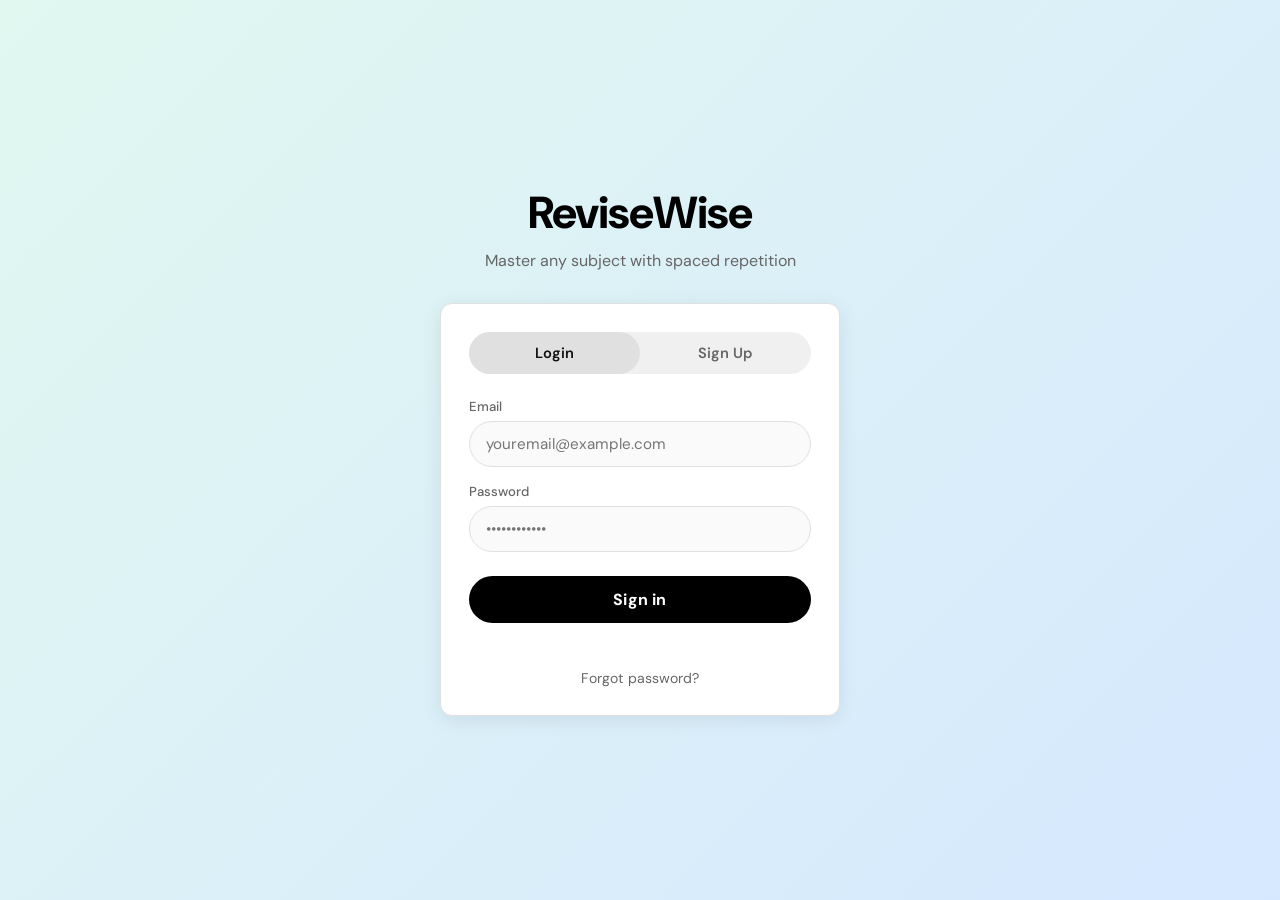
<file: frontend/index.html>
<!DOCTYPE html>
<html lang="en">
<head>
    <meta charset="UTF-8">
    <meta name="viewport" content="width=device-width, initial-scale=1.0">
    <title>ReviseWise</title>
    <link rel="preconnect" href="https://fonts.googleapis.com">
    <link href="https://fonts.googleapis.com/css2?family=DM+Sans:wght@400;500;700;800&display=swap" rel="stylesheet">
    <style>
        :root {
            --bg: #f5f5f5;
            --card-bg: #ffffff;
            --border: #e0e0e0;
            --text-primary: #111111;
            --text-secondary: #666666;
            --accent: #000000;
            --accent-text: #ffffff;
            --danger: #dc3545;
            --pill-radius: 50px;
            --card-radius: 12px;
        }

        * { box-sizing: border-box; margin: 0; padding: 0; }

        body {
            font-family: 'DM Sans', system-ui, sans-serif;
            background: linear-gradient(135deg, #e0f8f0 0%, #d6e8ff 100%);
            min-height: 100vh;
            display: flex;
            flex-direction: column;
            align-items: center;
            justify-content: center;
            padding: 40px 20px;
        }

        .login-heading {
            font-size: 2.8em;
            font-weight: 800;
            margin-bottom: 8px;
            letter-spacing: -1px;
        }

        .login-subheading {
            font-size: 1em;
            color: var(--text-secondary);
            margin-bottom: 32px;
            text-align: center;
        }

        .card {
            background: var(--card-bg);
            border-radius: var(--card-radius);
            box-shadow: 0 4px 20px rgba(0,0,0,0.08);
            padding: 28px;
            width: 100%;
            max-width: 400px;
            border: 1px solid var(--border);
        }

        .auth-tabs {
            display: flex;
            background: #f0f0f0;
            border-radius: var(--pill-radius);
            margin-bottom: 24px;
        }

        .auth-tab {
            flex: 1;
            padding: 11px;
            text-align: center;
            cursor: pointer;
            border-radius: var(--pill-radius);
            font-weight: 600;
            font-size: 0.92em;
            color: var(--text-secondary);
            transition: all 0.2s ease;
        }

        .auth-tab.active {
            background: #e0e0e0;
            color: var(--text-primary);
        }

        .input-group { margin-bottom: 16px; }

        .input-group.hidden { display: none; }

        .input-label {
            font-size: 0.82em;
            color: var(--text-secondary);
            font-weight: 500;
            margin-bottom: 6px;
            display: block;
        }

        .input-field {
            width: 100%;
            padding: 12px 16px;
            border: 1px solid var(--border);
            border-radius: var(--pill-radius);
            font-size: 0.95em;
            font-family: inherit;
            outline: none;
            background: #fafafa;
            color: var(--text-primary);
            transition: border-color 0.15s;
        }

        .input-field:focus { border-color: #999; background: #fff; }

        .primary-action-btn {
            width: 100%;
            padding: 13px;
            background: var(--accent);
            color: white;
            border: none;
            border-radius: var(--pill-radius);
            font-size: 1em;
            font-family: inherit;
            cursor: pointer;
            font-weight: 700;
            margin-top: 8px;
            transition: background 0.2s;
            letter-spacing: 0.2px;
        }

        .primary-action-btn:hover { background: #333; }

        #error-message {
            color: var(--danger);
            font-size: 0.88em;
            text-align: center;
            margin-top: 12px;
            min-height: 18px;
        }

        .forgot-password-link {
            display: block;
            text-align: center;
            color: var(--text-secondary);
            font-size: 0.88em;
            margin-top: 16px;
            text-decoration: none;
            transition: color 0.15s;
        }

        .forgot-password-link:hover { color: var(--text-primary); }
        .hidden { display: none !important; }
    </style>
</head>
<body>

    <div class="login-heading">ReviseWise</div>
    <div class="login-subheading">Master any subject with spaced repetition</div>

    <div class="card">
        <div class="auth-tabs">
            <div id="tab-login" class="auth-tab active">Login</div>
            <div id="tab-signup" class="auth-tab">Sign Up</div>
        </div>

        <form id="auth-form">
            <div class="input-group hidden" id="username-group">
                <label class="input-label" for="username">Username</label>
                <input class="input-field" type="text" id="username" placeholder="Your username">
            </div>
            <div class="input-group">
                <label class="input-label" for="email">Email</label>
                <input class="input-field" type="email" id="email" placeholder="youremail@example.com" required>
            </div>
            <div class="input-group">
                <label class="input-label" for="password">Password</label>
                <input class="input-field" type="password" id="password" placeholder="••••••••••••" required>
            </div>
            <button id="submit-btn" class="primary-action-btn" type="submit">Sign in</button>
        </form>

        <div id="error-message"></div>
        <a href="#" id="forgot-password" class="forgot-password-link">Forgot password?</a>
    </div>

    <script>
        const API_BASE = window.location.hostname === 'localhost' || window.location.hostname === '127.0.0.1'
        ? 'http://localhost:8000'
        : 'https://comp208-group-23-project-production.up.railway.app';
        const tabLogin = document.getElementById('tab-login');
        const tabSignup = document.getElementById('tab-signup');
        const authForm = document.getElementById('auth-form');
        const submitBtn = document.getElementById('submit-btn');
        const forgotPasswordLink = document.getElementById('forgot-password');
        const errorMessage = document.getElementById('error-message');
        const usernameGroup = document.getElementById('username-group');
        const usernameInput = document.getElementById('username');

        let isLoginMode = true;

        function formatError(data) {
            return (data.detail && data.detail[0] && data.detail[0].msg)
                ? data.detail[0].msg
                : (data.detail || "Check your input fields.");
        }

        function storeSession(token, displayName) {
            localStorage.setItem('token', token);
            localStorage.setItem(
                'userInitials',
                (displayName || 'JD').substring(0, 2).toUpperCase()
            );
        }

        async function postJson(endpoint, payload) {
            const response = await fetch(endpoint, {
                method: 'POST',
                headers: { 'Content-Type': 'application/json', 'Accept': 'application/json' },
                body: JSON.stringify(payload)
            });

            let data = {};
            try {
                data = await response.json();
            } catch (error) {
                data = {};
            }

            return { response, data };
        }

        tabLogin.addEventListener('click', () => {
            isLoginMode = true;
            tabLogin.classList.add('active');
            tabSignup.classList.remove('active');
            submitBtn.innerText = "Sign in";
            forgotPasswordLink.classList.remove('hidden');
            errorMessage.innerText = "";
            usernameGroup.classList.add('hidden');
            usernameInput.required = false;
        });

        tabSignup.addEventListener('click', () => {
            isLoginMode = false;
            tabSignup.classList.add('active');
            tabLogin.classList.remove('active');
            submitBtn.innerText = "Create Account";
            forgotPasswordLink.classList.add('hidden');
            errorMessage.innerText = "";
            usernameGroup.classList.remove('hidden');
            usernameInput.required = true;
        });

        authForm.addEventListener('submit', async (e) => {
            e.preventDefault();

            const emailValue = document.getElementById('email').value;
            const passwordValue = document.getElementById('password').value;
            const usernameValue = usernameInput.value;

            try {
                if (isLoginMode) {
                    const { response, data } = await postJson(`${API_BASE}/auth/login`, {
                        email: emailValue,
                        password: passwordValue
                    });

                    if (!response.ok) {
                        errorMessage.innerText = formatError(data);
                        return;
                    }

                    storeSession(data.access_token, emailValue);
                    window.location.href = 'dashboard.html';
                    return;
                }

                const signupResult = await postJson(`${API_BASE}/auth/signup`, {
                    username: usernameValue,
                    email: emailValue,
                    password: passwordValue
                });

                if (!signupResult.response.ok) {
                    errorMessage.innerText = formatError(signupResult.data);
                    return;
                }

                const loginResult = await postJson(`${API_BASE}/auth/login`, {
                    email: emailValue,
                    password: passwordValue
                });

                if (!loginResult.response.ok || !loginResult.data.access_token) {
                    errorMessage.innerText = "Account created, but automatic sign in failed.";
                    return;
                }

                storeSession(loginResult.data.access_token, usernameValue || emailValue);
                window.location.href = 'dashboard.html';
            } catch (error) {
                errorMessage.innerText = "Connection error. Makesure the backend is running.";
            }
        });
    </script>
</body>
</html>
</file>
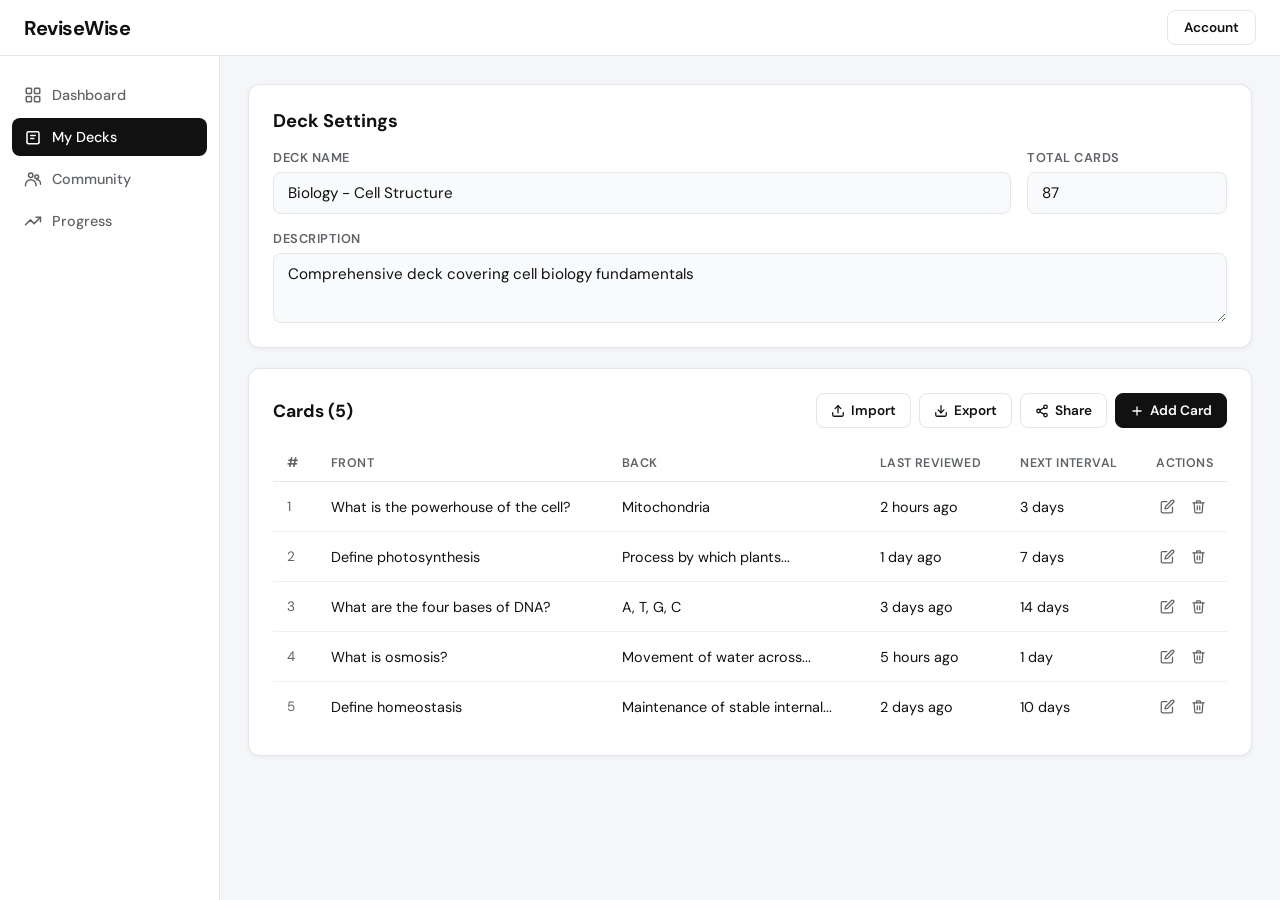
<file: my_decks.html>
<!DOCTYPE html>
<html lang="en">
<head>
    <meta charset="UTF-8">
    <meta name="viewport" content="width=device-width, initial-scale=1.0">
    <title>ReviseWise – My Decks</title>
    <link rel="preconnect" href="https://fonts.googleapis.com">
    <link href="https://fonts.googleapis.com/css2?family=DM+Sans:wght@400;500;600;700&display=swap" rel="stylesheet">
    <style>
        /* ── Variables (kept in sync with your existing styles.css) ── */
        :root {
            --bg: #f4f6f8;
            --sidebar-bg: #ffffff;
            --card-bg: #ffffff;
            --text-primary: #111111;
            --text-secondary: #5f6368;
            --border: #e3e6ea;
            --accent: #111111;
            --accent-hover: #333333;
            --danger: #dc3545;
            --pill: 50px;
            --card-r: 12px;
            --sidebar-w: 220px;
            --header-h: 56px;
            --font: 'DM Sans', system-ui, sans-serif;
        }

        *, *::before, *::after { box-sizing: border-box; margin: 0; padding: 0; }

        body {
            font-family: var(--font);
            background: var(--bg);
            color: var(--text-primary);
            min-height: 100vh;
            display: flex;
            flex-direction: column;
        }

        /* ── Top Header ── */
        .top-header {
            position: fixed;
            top: 0; left: 0; right: 0;
            height: var(--header-h);
            background: var(--sidebar-bg);
            border-bottom: 1px solid var(--border);
            display: flex;
            align-items: center;
            justify-content: space-between;
            padding: 0 24px;
            z-index: 100;
        }

        .logo {
            font-size: 1.25rem;
            font-weight: 700;
            letter-spacing: -0.5px;
        }

        .account-btn {
            padding: 8px 16px;
            border-radius: 8px;
            border: 1px solid var(--border);
            background: var(--card-bg);
            color: var(--text-primary);
            font-family: var(--font);
            font-size: 0.85rem;
            font-weight: 600;
            cursor: pointer;
            transition: background 0.15s;
        }

        .account-btn:hover { background: #f0f0f0; }

        /* ── Layout Shell ── */
        .shell {
            display: flex;
            margin-top: var(--header-h);
            min-height: calc(100vh - var(--header-h));
        }

        /* ── Sidebar ── */
        .sidebar {
            width: var(--sidebar-w);
            background: var(--sidebar-bg);
            border-right: 1px solid var(--border);
            padding: 20px 12px;
            position: fixed;
            top: var(--header-h);
            bottom: 0;
            left: 0;
            display: flex;
            flex-direction: column;
            gap: 4px;
            overflow-y: auto;
        }

        .nav-item {
            display: flex;
            align-items: center;
            gap: 10px;
            padding: 10px 12px;
            border-radius: 8px;
            font-size: 0.9rem;
            font-weight: 500;
            color: var(--text-secondary);
            cursor: pointer;
            text-decoration: none;
            transition: background 0.15s, color 0.15s;
        }

        .nav-item:hover { background: #f0f0f0; color: var(--text-primary); }

        .nav-item.active {
            background: var(--accent);
            color: #ffffff;
        }

        .nav-item.active svg { stroke: #fff; }

        .nav-icon {
            width: 18px;
            height: 18px;
            flex-shrink: 0;
            stroke: currentColor;
            fill: none;
            stroke-width: 2;
            stroke-linecap: round;
            stroke-linejoin: round;
        }

        /* ── Main Content ── */
        .main {
            margin-left: var(--sidebar-w);
            flex: 1;
            padding: 28px;
            display: flex;
            flex-direction: column;
            gap: 20px;
        }

        /* ── Deck Settings Card ── */
        .section-title {
            font-size: 1.15rem;
            font-weight: 700;
            margin-bottom: 16px;
        }

        .card {
            background: var(--card-bg);
            border: 1px solid var(--border);
            border-radius: var(--card-r);
            padding: 24px;
            box-shadow: 0 1px 4px rgba(0,0,0,0.06);
        }

        .deck-settings-grid {
            display: grid;
            grid-template-columns: 1fr 200px;
            gap: 16px;
        }

        .field-group { display: flex; flex-direction: column; gap: 6px; }

        .field-label {
            font-size: 0.8rem;
            font-weight: 600;
            color: var(--text-secondary);
            text-transform: uppercase;
            letter-spacing: 0.5px;
        }

        .field-input {
            padding: 10px 14px;
            border: 1px solid var(--border);
            border-radius: 8px;
            font-family: var(--font);
            font-size: 0.95rem;
            color: var(--text-primary);
            background: #f9fafb;
            outline: none;
            transition: border-color 0.15s;
        }

        .field-input:focus { border-color: var(--text-secondary); background: #fff; }

        .description-area {
            grid-column: 1 / -1;
        }

        .field-textarea {
            padding: 10px 14px;
            border: 1px solid var(--border);
            border-radius: 8px;
            font-family: var(--font);
            font-size: 0.95rem;
            color: var(--text-primary);
            background: #f9fafb;
            outline: none;
            resize: vertical;
            min-height: 70px;
            width: 100%;
            transition: border-color 0.15s;
        }

        .field-textarea:focus { border-color: var(--text-secondary); background: #fff; }

        /* ── Cards Table Card ── */
        .cards-header {
            display: flex;
            align-items: center;
            justify-content: space-between;
            margin-bottom: 16px;
        }

        .cards-title {
            font-size: 1.1rem;
            font-weight: 700;
        }

        .action-group {
            display: flex;
            align-items: center;
            gap: 8px;
        }

        .btn {
            display: inline-flex;
            align-items: center;
            gap: 6px;
            padding: 8px 14px;
            border-radius: 8px;
            font-family: var(--font);
            font-size: 0.85rem;
            font-weight: 600;
            cursor: pointer;
            transition: background 0.15s, border-color 0.15s;
            border: 1px solid var(--border);
            background: var(--card-bg);
            color: var(--text-primary);
        }

        .btn:hover { background: #f0f0f0; }

        .btn-primary {
            background: var(--accent);
            color: #fff;
            border-color: var(--accent);
        }

        .btn-primary:hover { background: var(--accent-hover); border-color: var(--accent-hover); }

        .btn svg {
            width: 14px;
            height: 14px;
            stroke: currentColor;
            fill: none;
            stroke-width: 2.2;
            stroke-linecap: round;
            stroke-linejoin: round;
            flex-shrink: 0;
        }

        /* ── Table ── */
        .table-wrap { overflow-x: auto; }

        table {
            width: 100%;
            border-collapse: collapse;
            font-size: 0.9rem;
        }

        thead tr {
            border-bottom: 1px solid var(--border);
        }

        th {
            padding: 10px 14px;
            text-align: left;
            font-size: 0.78rem;
            font-weight: 600;
            color: var(--text-secondary);
            text-transform: uppercase;
            letter-spacing: 0.4px;
        }

        td {
            padding: 13px 14px;
            border-bottom: 1px solid #f0f0f0;
            vertical-align: middle;
            color: var(--text-primary);
        }

        tbody tr:last-child td { border-bottom: none; }

        tbody tr:hover td { background: #f9fafb; }

        .col-num { width: 44px; color: var(--text-secondary); font-size: 0.85rem; }
        .col-actions { width: 80px; }

        .action-btns {
            display: flex;
            gap: 8px;
            align-items: center;
        }

        .icon-btn {
            background: none;
            border: none;
            cursor: pointer;
            padding: 4px;
            border-radius: 6px;
            display: flex;
            align-items: center;
            justify-content: center;
            transition: background 0.15s;
            color: var(--text-secondary);
        }

        .icon-btn:hover { background: #f0f0f0; }
        .icon-btn.danger:hover { background: #fdf0f0; color: var(--danger); }

        .icon-btn svg {
            width: 15px;
            height: 15px;
            stroke: currentColor;
            fill: none;
            stroke-width: 2;
            stroke-linecap: round;
            stroke-linejoin: round;
        }
    </style>
</head>
<body>

<!-- ── Top Header ── -->
<header class="top-header">
    <div class="logo">ReviseWise</div>
    <button class="account-btn" onclick="window.location.href='account.html'">Account</button>
</header>

<!-- ── Shell ── -->
<div class="shell">

    <!-- ── Sidebar ── -->
    <nav class="sidebar">
        <a href="#" class="nav-item">
            <!-- Dashboard icon -->
            <svg class="nav-icon" viewBox="0 0 24 24"><rect x="3" y="3" width="7" height="7" rx="1"/><rect x="14" y="3" width="7" height="7" rx="1"/><rect x="3" y="14" width="7" height="7" rx="1"/><rect x="14" y="14" width="7" height="7" rx="1"/></svg>
            Dashboard
        </a>
        <a href="#" class="nav-item active">
            <!-- My Decks icon -->
            <svg class="nav-icon" viewBox="0 0 24 24"><path d="M4 19V7a2 2 0 0 1 2-2h12a2 2 0 0 1 2 2v12"/><path d="M4 19a2 2 0 0 0 2 2h12a2 2 0 0 0 2-2"/><line x1="9" y1="10" x2="15" y2="10"/><line x1="9" y1="14" x2="13" y2="14"/></svg>
            My Decks
        </a>
        <a href="#" class="nav-item">
            <!-- Community icon -->
            <svg class="nav-icon" viewBox="0 0 24 24"><circle cx="9" cy="7" r="3"/><circle cx="17" cy="9" r="2.5"/><path d="M2 21v-1a7 7 0 0 1 14 0v1"/><path d="M17 13a5 5 0 0 1 5 5v1"/></svg>
            Community
        </a>
        <a href="#" class="nav-item">
            <!-- Progress icon -->
            <svg class="nav-icon" viewBox="0 0 24 24"><polyline points="22 7 13.5 15.5 8.5 10.5 2 17"/><polyline points="16 7 22 7 22 13"/></svg>
            Progress
        </a>
    </nav>

    <!-- ── Main ── -->
    <main class="main">

        <!-- Deck Settings -->
        <div class="card">
            <div class="section-title">Deck Settings</div>
            <div class="deck-settings-grid">
                <div class="field-group">
                    <label class="field-label" for="deck-name">Deck Name</label>
                    <input class="field-input" id="deck-name" type="text" value="Biology - Cell Structure" placeholder="Enter deck name">
                </div>
                <div class="field-group">
                    <label class="field-label" for="total-cards">Total Cards</label>
                    <input class="field-input" id="total-cards" type="number" value="87" readonly>
                </div>
                <div class="field-group description-area">
                    <label class="field-label" for="deck-description">Description</label>
                    <textarea class="field-textarea" id="deck-description" placeholder="Describe this deck...">Comprehensive deck covering cell biology fundamentals</textarea>
                </div>
            </div>
        </div>

        <!-- Cards Table -->
        <div class="card">
            <div class="cards-header">
                <div class="cards-title">Cards (5)</div>
                <div class="action-group">
                    <button class="btn">
                        <svg viewBox="0 0 24 24"><path d="M21 15v4a2 2 0 0 1-2 2H5a2 2 0 0 1-2-2v-4"/><polyline points="17 8 12 3 7 8"/><line x1="12" y1="3" x2="12" y2="15"/></svg>
                        Import
                    </button>
                    <button class="btn">
                        <svg viewBox="0 0 24 24"><path d="M21 15v4a2 2 0 0 1-2 2H5a2 2 0 0 1-2-2v-4"/><polyline points="7 10 12 15 17 10"/><line x1="12" y1="15" x2="12" y2="3"/></svg>
                        Export
                    </button>
                    <button class="btn">
                        <svg viewBox="0 0 24 24"><circle cx="18" cy="5" r="3"/><circle cx="6" cy="12" r="3"/><circle cx="18" cy="19" r="3"/><line x1="8.59" y1="13.51" x2="15.42" y2="17.49"/><line x1="15.41" y1="6.51" x2="8.59" y2="10.49"/></svg>
                        Share
                    </button>
                    <button class="btn btn-primary">
                        <svg viewBox="0 0 24 24"><line x1="12" y1="5" x2="12" y2="19"/><line x1="5" y1="12" x2="19" y2="12"/></svg>
                        Add Card
                    </button>
                </div>
            </div>

            <div class="table-wrap">
                <table>
                    <thead>
                        <tr>
                            <th class="col-num">#</th>
                            <th>Front</th>
                            <th>Back</th>
                            <th>Last Reviewed</th>
                            <th>Next Interval</th>
                            <th class="col-actions">Actions</th>
                        </tr>
                    </thead>
                    <tbody>
                        <tr>
                            <td class="col-num">1</td>
                            <td>What is the powerhouse of the cell?</td>
                            <td>Mitochondria</td>
                            <td>2 hours ago</td>
                            <td>3 days</td>
                            <td>
                                <div class="action-btns">
                                    <button class="icon-btn" title="Edit">
                                        <svg viewBox="0 0 24 24"><path d="M11 4H4a2 2 0 0 0-2 2v14a2 2 0 0 0 2 2h14a2 2 0 0 0 2-2v-7"/><path d="M18.5 2.5a2.121 2.121 0 0 1 3 3L12 15l-4 1 1-4 9.5-9.5z"/></svg>
                                    </button>
                                    <button class="icon-btn danger" title="Delete">
                                        <svg viewBox="0 0 24 24"><polyline points="3 6 5 6 21 6"/><path d="M19 6l-1 14a2 2 0 0 1-2 2H8a2 2 0 0 1-2-2L5 6"/><path d="M10 11v6"/><path d="M14 11v6"/><path d="M9 6V4a1 1 0 0 1 1-1h4a1 1 0 0 1 1 1v2"/></svg>
                                    </button>
                                </div>
                            </td>
                        </tr>
                        <tr>
                            <td class="col-num">2</td>
                            <td>Define photosynthesis</td>
                            <td>Process by which plants...</td>
                            <td>1 day ago</td>
                            <td>7 days</td>
                            <td>
                                <div class="action-btns">
                                    <button class="icon-btn" title="Edit"><svg viewBox="0 0 24 24"><path d="M11 4H4a2 2 0 0 0-2 2v14a2 2 0 0 0 2 2h14a2 2 0 0 0 2-2v-7"/><path d="M18.5 2.5a2.121 2.121 0 0 1 3 3L12 15l-4 1 1-4 9.5-9.5z"/></svg></button>
                                    <button class="icon-btn danger" title="Delete"><svg viewBox="0 0 24 24"><polyline points="3 6 5 6 21 6"/><path d="M19 6l-1 14a2 2 0 0 1-2 2H8a2 2 0 0 1-2-2L5 6"/><path d="M10 11v6"/><path d="M14 11v6"/><path d="M9 6V4a1 1 0 0 1 1-1h4a1 1 0 0 1 1 1v2"/></svg></button>
                                </div>
                            </td>
                        </tr>
                        <tr>
                            <td class="col-num">3</td>
                            <td>What are the four bases of DNA?</td>
                            <td>A, T, G, C</td>
                            <td>3 days ago</td>
                            <td>14 days</td>
                            <td>
                                <div class="action-btns">
                                    <button class="icon-btn" title="Edit"><svg viewBox="0 0 24 24"><path d="M11 4H4a2 2 0 0 0-2 2v14a2 2 0 0 0 2 2h14a2 2 0 0 0 2-2v-7"/><path d="M18.5 2.5a2.121 2.121 0 0 1 3 3L12 15l-4 1 1-4 9.5-9.5z"/></svg></button>
                                    <button class="icon-btn danger" title="Delete"><svg viewBox="0 0 24 24"><polyline points="3 6 5 6 21 6"/><path d="M19 6l-1 14a2 2 0 0 1-2 2H8a2 2 0 0 1-2-2L5 6"/><path d="M10 11v6"/><path d="M14 11v6"/><path d="M9 6V4a1 1 0 0 1 1-1h4a1 1 0 0 1 1 1v2"/></svg></button>
                                </div>
                            </td>
                        </tr>
                        <tr>
                            <td class="col-num">4</td>
                            <td>What is osmosis?</td>
                            <td>Movement of water across...</td>
                            <td>5 hours ago</td>
                            <td>1 day</td>
                            <td>
                                <div class="action-btns">
                                    <button class="icon-btn" title="Edit"><svg viewBox="0 0 24 24"><path d="M11 4H4a2 2 0 0 0-2 2v14a2 2 0 0 0 2 2h14a2 2 0 0 0 2-2v-7"/><path d="M18.5 2.5a2.121 2.121 0 0 1 3 3L12 15l-4 1 1-4 9.5-9.5z"/></svg></button>
                                    <button class="icon-btn danger" title="Delete"><svg viewBox="0 0 24 24"><polyline points="3 6 5 6 21 6"/><path d="M19 6l-1 14a2 2 0 0 1-2 2H8a2 2 0 0 1-2-2L5 6"/><path d="M10 11v6"/><path d="M14 11v6"/><path d="M9 6V4a1 1 0 0 1 1-1h4a1 1 0 0 1 1 1v2"/></svg></button>
                                </div>
                            </td>
                        </tr>
                        <tr>
                            <td class="col-num">5</td>
                            <td>Define homeostasis</td>
                            <td>Maintenance of stable internal...</td>
                            <td>2 days ago</td>
                            <td>10 days</td>
                            <td>
                                <div class="action-btns">
                                    <button class="icon-btn" title="Edit"><svg viewBox="0 0 24 24"><path d="M11 4H4a2 2 0 0 0-2 2v14a2 2 0 0 0 2 2h14a2 2 0 0 0 2-2v-7"/><path d="M18.5 2.5a2.121 2.121 0 0 1 3 3L12 15l-4 1 1-4 9.5-9.5z"/></svg></button>
                                    <button class="icon-btn danger" title="Delete"><svg viewBox="0 0 24 24"><polyline points="3 6 5 6 21 6"/><path d="M19 6l-1 14a2 2 0 0 1-2 2H8a2 2 0 0 1-2-2L5 6"/><path d="M10 11v6"/><path d="M14 11v6"/><path d="M9 6V4a1 1 0 0 1 1-1h4a1 1 0 0 1 1 1v2"/></svg></button>
                                </div>
                            </td>
                        </tr>
                    </tbody>
                </table>
            </div>
        </div>

    </main>
</div>

<script src="decks.js"></script>
</body>
</html>
</file>
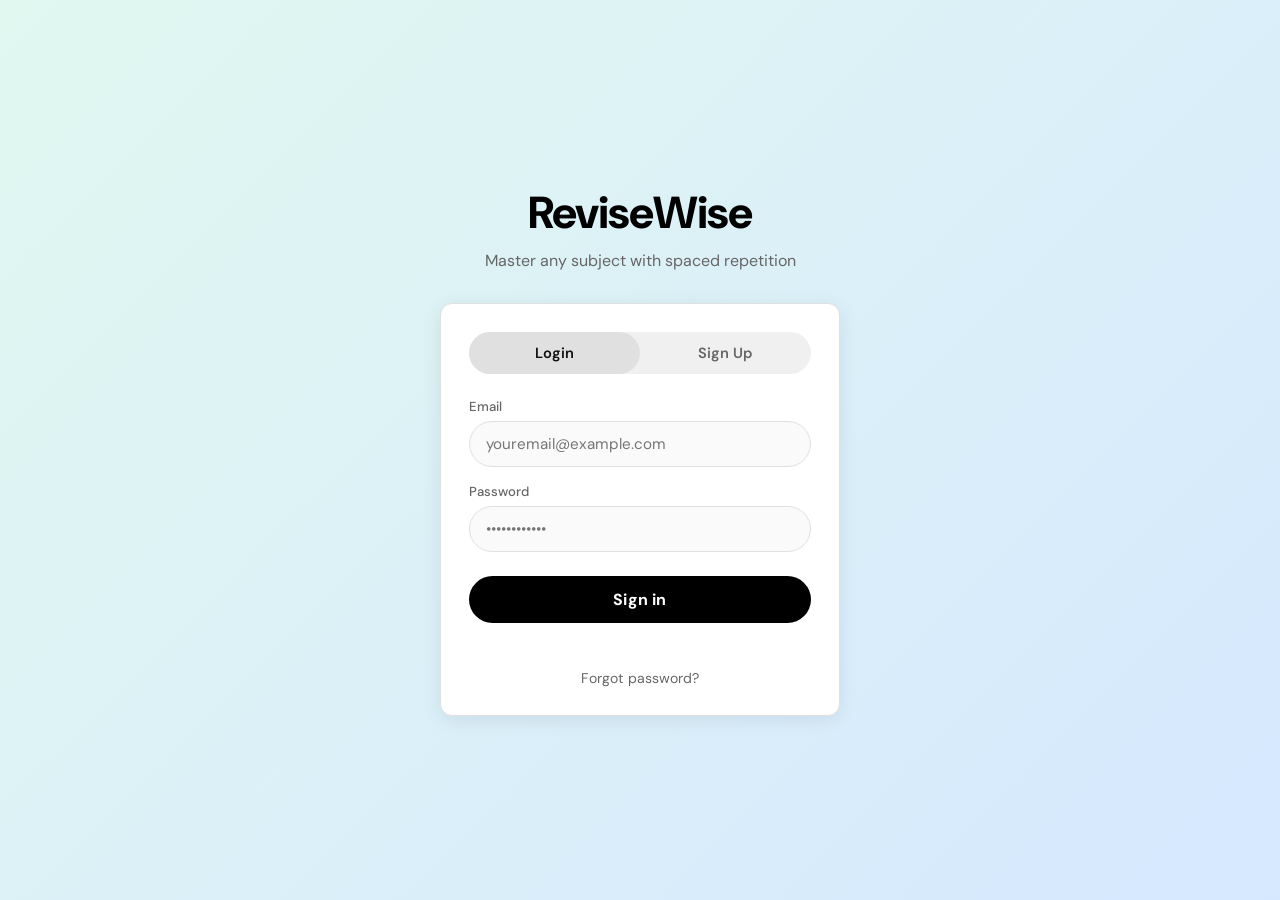
<file: frontend/dashboard.html>
<!DOCTYPE html>
<html lang="en">
<head>
    <meta charset="UTF-8">
    <meta name="viewport" content="width=device-width, initial-scale=1.0">
    <title>ReviseWise – Dashboard</title>
    <link rel="preconnect" href="https://fonts.googleapis.com">
    <link href="https://fonts.googleapis.com/css2?family=DM+Sans:wght@400;500;600;700;800&display=swap" rel="stylesheet">
    <style>
        :root {
            --page-start: #e0f8f0;
            --page-end: #d6e8ff;
            --surface: rgba(255, 255, 255, 0.82);
            --surface-strong: rgba(255, 255, 255, 0.94);
            --surface-border: rgba(255, 255, 255, 0.76);
            --border: #d8e2ee;
            --text-primary: #111111;
            --text-secondary: #64707f;
            --accent: #000000;
            --accent-hover: #2a2a2a;
            --accent-text: #ffffff;
            --danger: #dc3545;
            --nav-height: 62px;
            --pill-radius: 999px;
            --card-radius: 24px;
            --panel-radius: 28px;
            --shadow-soft: 0 22px 52px rgba(88, 103, 128, 0.14);
            --shadow-card: 0 18px 38px rgba(98, 114, 138, 0.12);
        }

        * { box-sizing: border-box; margin: 0; padding: 0; }

        body {
            font-family: 'DM Sans', system-ui, sans-serif;
            background: linear-gradient(135deg, var(--page-start) 0%, var(--page-end) 100%);
            background-attachment: fixed;
            color: var(--text-primary);
            min-height: 100vh;
            overflow-x: hidden;
            padding: 14px 16px 24px;
        }

        body::before {
            content: "";
            position: fixed;
            inset: 0;
            background:
                radial-gradient(circle at 14% 18%, rgba(255, 255, 255, 0.55) 0, rgba(255, 255, 255, 0) 34%),
                radial-gradient(circle at 88% 12%, rgba(255, 255, 255, 0.34) 0, rgba(255, 255, 255, 0) 28%);
            pointer-events: none;
            z-index: -1;
        }

        /*  Top Nav  */
        .top-nav {
            min-height: var(--nav-height);
            background: var(--surface);
            border: 1px solid var(--surface-border);
            border-radius: var(--panel-radius);
            box-shadow: var(--shadow-soft);
            backdrop-filter: blur(18px);
            -webkit-backdrop-filter: blur(18px);
            display: flex;
            align-items: center;
            gap: 18px;
            padding: 12px 20px;
            z-index: 100;
        }

        .nav-logo {
            font-size: 1.55em;
            font-weight: 800;
            color: var(--text-primary);
            text-decoration: none;
            letter-spacing: -0.04em;
        }

        .nav-avatar {
            width: 38px;
            height: 38px;
            border-radius: 50%;
            background: var(--accent);
            color: var(--accent-text);
            display: flex;
            align-items: center;
            justify-content: center;
            font-size: 0.78em;
            font-weight: 700;
            cursor: pointer;
            box-shadow: 0 12px 24px rgba(17, 17, 17, 0.18);
            position: relative;
        }

        .avatar-wrapper {
            position: relative;
        }

        .avatar-dropdown {
            display: none;
            position: absolute;
            top: calc(100% + 10px);
            right: 0;
            background: #fff;
            border: 1px solid #e0e0e0;
            border-radius: 10px;
            box-shadow: 0 8px 24px rgba(0,0,0,0.12);
            min-width: 160px;
            z-index: 999;
            overflow: hidden;
        }

        .avatar-dropdown.open { display: block; }

        .avatar-dropdown a, .avatar-dropdown button {
            display: flex;
            align-items: center;
            gap: 10px;
            width: 100%;
            padding: 12px 16px;
            font-size: 0.88em;
            font-weight: 500;
            color: #111;
            text-decoration: none;
            background: none;
            border: none;
            cursor: pointer;
            font-family: inherit;
            text-align: left;
            transition: background 0.12s;
        }

        .avatar-dropdown a:hover, .avatar-dropdown button:hover { background: #f5f5f5; }
        .avatar-dropdown button.danger { color: #dc3545; }
        .avatar-dropdown button.danger:hover { background: #fff5f5; }

        .avatar-dropdown svg {
            width: 15px; height: 15px;
            stroke: currentColor; fill: none;
            stroke-width: 2; stroke-linecap: round; stroke-linejoin: round;
            flex-shrink: 0;
        }

        .dropdown-divider {
            height: 1px;
            background: #f0f0f0;
            margin: 4px 0;
        }

        .top-links {
            display: flex;
            align-items: center;
            gap: 10px;
            margin-left: auto;
        }

        .top-link {
            display: inline-flex;
            align-items: center;
            justify-content: center;
            padding: 10px 16px;
            border-radius: var(--pill-radius);
            border: 1px solid var(--surface-border);
            background: rgba(255, 255, 255, 0.72);
            color: var(--text-secondary);
            font-size: 0.9em;
            font-weight: 700;
            text-decoration: none;
            white-space: nowrap;
            transition: background 0.18s ease, color 0.18s ease, transform 0.18s ease, box-shadow 0.18s ease;
            box-shadow: 0 12px 24px rgba(108, 122, 148, 0.08);
        }

        .top-link:hover {
            background: rgba(255, 255, 255, 0.96);
            color: var(--text-primary);
            transform: translateY(-1px);
        }

        .top-link.active {
            background: var(--accent);
            color: var(--accent-text);
            border-color: var(--accent);
            box-shadow: 0 14px 26px rgba(17, 17, 17, 0.18);
        }

        /*  Main  */
        .main {
            margin-top: 22px;
            padding: 22px 8px 30px 14px;
        }

        /*  Stat Cards  */
        .stats-grid {
            display: grid;
            grid-template-columns: repeat(4, minmax(0, 1fr));
            gap: 18px;
            margin-bottom: 34px;
        }

        .stat-card {
            background: var(--surface-strong);
            border: 1px solid var(--surface-border);
            border-radius: var(--card-radius);
            padding: 22px 24px;
            box-shadow: var(--shadow-card);
        }

        .stat-card-header {
            display: flex;
            align-items: center;
            justify-content: space-between;
            margin-bottom: 14px;
        }

        .stat-label {
            font-size: 0.88em;
            color: var(--text-secondary);
            font-weight: 500;
        }

        .stat-icon {
            width: 22px;
            height: 22px;
            flex-shrink: 0;
        }

        .stat-value {
            font-size: 2em;
            font-weight: 800;
            line-height: 1;
            margin-bottom: 6px;
            letter-spacing: -0.05em;
        }

        .stat-sub {
            font-size: 0.82em;
            color: var(--text-secondary);
        }

        /*  Deck Section  */
        .section-header {
            display: flex;
            align-items: center;
            justify-content: space-between;
            gap: 16px;
            margin-bottom: 22px;
            flex-wrap: wrap;
        }

        .section-title {
            font-size: 1.45em;
            font-weight: 800;
            letter-spacing: -0.03em;
        }

        .section-copy {
            margin-top: 6px;
            font-size: 0.92em;
            color: var(--text-secondary);
            max-width: 620px;
        }

        .section-controls {
            display: flex;
            align-items: center;
            gap: 12px;
            flex-wrap: wrap;
        }

        .search-box {
            display: flex;
            align-items: center;
            gap: 8px;
            background: var(--surface);
            border: 1px solid var(--surface-border);
            border-radius: var(--pill-radius);
            padding: 11px 16px;
            font-size: 0.9em;
            color: var(--text-secondary);
            width: 220px;
            box-shadow: 0 12px 28px rgba(108, 122, 148, 0.08);
        }

        .search-box input {
            border: none;
            outline: none;
            font-size: 0.92em;
            font-family: inherit;
            background: transparent;
            color: var(--text-primary);
            width: 100%;
        }

        .search-box input::placeholder { color: var(--text-secondary); }

        .search-box svg {
            width: 14px;
            height: 14px;
            stroke: currentColor;
            fill: none;
            stroke-width: 2;
            stroke-linecap: round;
            stroke-linejoin: round;
            flex-shrink: 0;
        }

        .btn {
            display: inline-flex;
            align-items: center;
            justify-content: center;
            gap: 6px;
            padding: 11px 18px;
            border: 1px solid var(--surface-border);
            border-radius: var(--pill-radius);
            background: var(--surface);
            color: var(--text-primary);
            font-size: 0.9em;
            font-weight: 700;
            cursor: pointer;
            font-family: inherit;
            text-decoration: none;
            transition: background 0.18s ease, transform 0.18s ease, box-shadow 0.18s ease;
            white-space: nowrap;
            box-shadow: 0 12px 26px rgba(108, 122, 148, 0.08);
        }

        .btn:hover {
            background: rgba(255, 255, 255, 0.96);
            transform: translateY(-1px);
        }

        .btn-primary {
            background: var(--accent);
            color: white;
            border-color: var(--accent);
            box-shadow: 0 14px 26px rgba(17, 17, 17, 0.2);
        }

        .btn-primary:hover { background: var(--accent-hover); }

        .btn svg {
            width: 14px; height: 14px;
            stroke: currentColor;
            fill: none;
            stroke-width: 2.5;
            stroke-linecap: round;
            stroke-linejoin: round;
        }

        /*  Deck Grid  */
        .deck-grid {
            display: grid;
            grid-template-columns: repeat(3, minmax(0, 1fr));
            gap: 18px;
        }

        .deck-card {
            background: var(--surface-strong);
            border: 1px solid var(--surface-border);
            border-radius: 28px;
            padding: 22px 24px;
            cursor: pointer;
            transition: box-shadow 0.2s ease, transform 0.2s ease;
            text-decoration: none;
            color: inherit;
            display: block;
            box-shadow: var(--shadow-card);
        }

        .deck-card:hover {
            box-shadow: 0 24px 40px rgba(89, 106, 131, 0.16);
            transform: translateY(-3px);
        }

        .deck-card-name {
            font-size: 1.08em;
            font-weight: 800;
            margin-bottom: 6px;
            letter-spacing: -0.02em;
        }

        .deck-card-meta {
            font-size: 0.84em;
            color: var(--text-secondary);
            margin-bottom: 18px;
        }

        .progress-row {
            display: flex;
            align-items: center;
            justify-content: space-between;
            font-size: 0.84em;
            color: var(--text-secondary);
            margin-bottom: 8px;
            font-weight: 600;
        }

        .progress-bar {
            width: 100%;
            height: 8px;
            background: rgba(17, 17, 17, 0.08);
            border-radius: 999px;
            overflow: hidden;
            margin-bottom: 18px;
        }

        .progress-fill {
            height: 100%;
            background: linear-gradient(90deg, #111111 0%, #3a3a3a 100%);
            border-radius: 999px;
            transition: width 0.4s ease;
        }

        .deck-actions {
            display: flex;
            gap: 8px;
            align-items: center;
        }

        .deck-btn {
            display: inline-flex;
            align-items: center;
            justify-content: center;
            gap: 6px;
            padding: 10px 18px;
            border-radius: var(--pill-radius);
            font-size: 0.86em;
            font-weight: 700;
            cursor: pointer;
            font-family: inherit;
            border: 1px solid var(--accent);
            background: var(--accent);
            color: white;
            text-decoration: none;
            transition: background 0.18s ease, transform 0.18s ease;
        }

        .deck-btn:hover {
            background: var(--accent-hover);
            transform: translateY(-1px);
        }

        .deck-btn-outline {
            background: rgba(255, 255, 255, 0.84);
            color: var(--text-primary);
            border-color: var(--surface-border);
        }

        .deck-btn-outline:hover { background: rgba(255, 255, 255, 0.98); }

        .deck-btn-icon {
            width: 38px;
            height: 38px;
            display: flex;
            align-items: center;
            justify-content: center;
            border: 1px solid var(--surface-border);
            border-radius: 50%;
            background: rgba(255, 255, 255, 0.84);
            cursor: pointer;
            margin-left: auto;
            transition: background 0.18s ease, transform 0.18s ease;
            flex-shrink: 0;
            box-shadow: 0 12px 24px rgba(108, 122, 148, 0.08);
        }

        .deck-btn-icon:hover {
            background: rgba(255, 255, 255, 0.98);
            transform: translateY(-1px);
        }

        .deck-btn-icon svg {
            width: 15px; height: 15px;
            stroke: var(--text-secondary);
            fill: none;
            stroke-width: 2;
            stroke-linecap: round;
            stroke-linejoin: round;
        }

        /* Empty state */
        .empty-decks {
            grid-column: 1 / -1;
            text-align: center;
            padding: 72px 24px;
            color: var(--text-secondary);
            background: var(--surface);
            border: 1px solid var(--surface-border);
            border-radius: 28px;
            box-shadow: var(--shadow-card);
        }

        .empty-decks p { font-size: 0.95em; }

        /* Modal */
        .modal-overlay {
            display: none;
            position: fixed;
            inset: 0;
            background: rgba(17, 24, 39, 0.16);
            backdrop-filter: blur(8px);
            -webkit-backdrop-filter: blur(8px);
            z-index: 200;
            align-items: center;
            justify-content: center;
            padding: 20px;
        }
        .modal-overlay.open { display: flex; }
        .modal {
            background: rgba(255, 255, 255, 0.94);
            border-radius: 30px;
            padding: 30px;
            width: 100%;
            max-width: 440px;
            box-shadow: var(--shadow-soft);
            border: 1px solid var(--surface-border);
            animation: modalIn 0.18s ease;
        }
        @keyframes modalIn {
            from { opacity: 0; transform: translateY(-10px); }
            to { opacity: 1; transform: translateY(0); }
        }
        .modal-header {
            display: flex;
            align-items: center;
            justify-content: space-between;
            margin-bottom: 20px;
        }
        .modal-title {
            font-size: 1.08em;
            font-weight: 800;
            letter-spacing: -0.02em;
        }
        .modal-close {
            background: rgba(255, 255, 255, 0.82);
            border: 1px solid var(--surface-border);
            width: 38px;
            height: 38px;
            border-radius: 50%;
            cursor: pointer;
            color: var(--text-secondary);
            display: inline-flex;
            align-items: center;
            justify-content: center;
        }
        .modal-close:hover { color: var(--text-primary); }
        .modal-close svg {
            width: 18px;
            height: 18px;
            stroke: currentColor;
            fill: none;
            stroke-width: 2;
            stroke-linecap: round;
            display: block;
        }
        .modal-field { margin-bottom: 16px; }
        .modal-field label {
            display: block;
            font-size: 0.82em;
            font-weight: 600;
            color: var(--text-secondary);
            margin-bottom: 8px;
        }
        .modal-field input, .modal-field textarea {
            width: 100%;
            padding: 12px 16px;
            border: 1px solid var(--border);
            border-radius: 22px;
            font-size: 0.94em;
            font-family: inherit;
            outline: none;
            background: rgba(250, 250, 250, 0.95);
            color: var(--text-primary);
        }
        .modal-field input:focus, .modal-field textarea:focus { border-color: #999; background: #fff; }
        .modal-field textarea { resize: vertical; min-height: 88px; }
        .modal-footer {
            display: flex;
            gap: 8px;
            justify-content: flex-end;
            margin-top: 22px;
            flex-wrap: wrap;
        }
        .modal-error { color: var(--danger); font-size: 0.85em; margin-top: 4px; min-height: 18px; }

        @media (max-width: 1100px) {
            .stats-grid { grid-template-columns: repeat(2, minmax(0, 1fr)); }
            .deck-grid { grid-template-columns: repeat(2, minmax(0, 1fr)); }
        }

        @media (max-width: 900px) {
            body { padding: 14px 14px 24px; }

            .top-nav {
                gap: 12px;
                padding: 12px 16px;
                flex-wrap: wrap;
            }

            .top-links {
                width: 100%;
                margin-left: 0;
                overflow-x: auto;
                padding-bottom: 2px;
            }

            .main {
                margin-top: 18px;
                padding: 0 0 24px;
            }
        }

        @media (max-width: 640px) {
            .stats-grid { grid-template-columns: 1fr; }

            .section-controls {
                width: 100%;
                flex-direction: column;
                align-items: stretch;
            }

            .search-box { width: 100%; }

            .deck-actions { flex-wrap: wrap; }

            .deck-btn,
            .deck-btn-outline {
                flex: 1 1 180px;
            }
        }
    </style>
</head>
<body>

    <!-- Top Nav -->
    <nav class="top-nav">
        <a href="dashboard.html" class="nav-logo">ReviseWise</a>
        <div class="top-links">
            <a href="dashboard.html" class="top-link active">Dashboard</a>
            <a href="my_decks.html" class="top-link">My Decks</a>
            <a href="#" class="top-link">Community</a>
            <a href="progress.html" class="top-link">Progress</a>
        </div>
        <div class="avatar-wrapper" id="avatar-wrapper">
            <div class="nav-avatar" id="user-initials" onclick="document.getElementById('avatar-dropdown').classList.toggle('open');event.stopPropagation();">JD</div>
            <div class="avatar-dropdown" id="avatar-dropdown" onclick="event.stopPropagation();">
                <a href="settings.html">
                    <svg viewBox="0 0 24 24"><path d="M20 21v-2a4 4 0 0 0-4-4H8a4 4 0 0 0-4 4v2"/><circle cx="12" cy="7" r="4"/></svg>
                    Settings
                </a>
                <div class="dropdown-divider"></div>
                <button class="danger" onclick="localStorage.removeItem('token');localStorage.removeItem('userInitials');window.location.href='index.html';">
                    <svg viewBox="0 0 24 24"><path d="M9 21H5a2 2 0 0 1-2-2V5a2 2 0 0 1 2-2h4"/><polyline points="16 17 21 12 16 7"/><line x1="21" y1="12" x2="9" y2="12"/></svg>
                    Log out
                </button>
            </div>
        </div>
    </nav>

    <!-- Main -->
    <main class="main">

        <!-- Stats -->
        <div class="stats-grid">
            <div class="stat-card">
                <div class="stat-card-header">
                    <span class="stat-label">Study Streak</span>
                    <svg class="stat-icon" viewBox="0 0 24 24" fill="none" stroke="#f97316" stroke-width="2" stroke-linecap="round" stroke-linejoin="round">
                        <path d="M8.5 14.5A2.5 2.5 0 0 0 11 12c0-1.38-.5-2-1-3-1.072-2.143-.224-4.054 2-6 .5 2.5 2 4.9 4 6.5 2 1.6 3 3.5 3 5.5a7 7 0 1 1-14 0c0-1.153.433-2.294 1-3a2.5 2.5 0 0 0 2.5 2.5z"/>
                    </svg>
                </div>
                <div class="stat-value" id="stat-streak">—</div>
                <div class="stat-sub" id="stat-streak-sub">Loading streak…</div>
            </div>

            <div class="stat-card">
                <div class="stat-card-header">
                    <span class="stat-label">Cards Due Today</span>
                    <svg class="stat-icon" viewBox="0 0 24 24" fill="none" stroke="#3b82f6" stroke-width="2" stroke-linecap="round" stroke-linejoin="round">
                        <circle cx="12" cy="12" r="10"/><polyline points="12 6 12 12 16 14"/>
                    </svg>
                </div>
                <div class="stat-value" id="stat-due">—</div>
                <div class="stat-sub" id="stat-due-sub">Across your decks</div>
            </div>

            <div class="stat-card">
                <div class="stat-card-header">
                    <span class="stat-label">Total Cards</span>
                    <svg class="stat-icon" viewBox="0 0 24 24" fill="none" stroke="#10b981" stroke-width="2" stroke-linecap="round" stroke-linejoin="round">
                        <path d="M4 19.5A2.5 2.5 0 0 1 6.5 17H20"/><path d="M6.5 2H20v20H6.5A2.5 2.5 0 0 1 4 19.5v-15A2.5 2.5 0 0 1 6.5 2z"/>
                    </svg>
                </div>
                <div class="stat-value" id="stat-total">—</div>
                <div class="stat-sub" id="stat-decks-count">In your decks</div>
            </div>

            <div class="stat-card">
                <div class="stat-card-header">
                    <span class="stat-label">Average Progress</span>
                    <svg class="stat-icon" viewBox="0 0 24 24" fill="none" stroke="#8b5cf6" stroke-width="2.5" stroke-linecap="round" stroke-linejoin="round">
                        <polyline points="23 6 13.5 15.5 8.5 10.5 1 18"/><polyline points="17 6 23 6 23 12"/>
                    </svg>
                </div>
                <div class="stat-value" id="stat-avg">—</div>
                <div class="stat-sub">+5% this week</div>
            </div>
        </div>

        <!-- Decks Section -->
        <div class="section-header">
            <div>
                <div class="section-title">Recent Decks</div>
                <div class="section-copy">Pick up where you left off, then head to your full library when you need the rest.</div>
            </div>
            <div class="section-controls">
                <a href="my_decks.html" class="btn">View all decks</a>
            </div>
        </div>

        <div class="deck-grid" id="deck-grid">
            <!-- populated by JS -->
        </div>

    </main>

    <!-- New Deck Modal -->
    <div class="modal-overlay" id="modal-overlay">
        <div class="modal">
            <div class="modal-header">
                <div class="modal-title">Create New Deck</div>
                <button class="modal-close" id="modal-close-btn">
                    <svg viewBox="0 0 24 24"><line x1="18" y1="6" x2="6" y2="18"/><line x1="6" y1="6" x2="18" y2="18"/></svg>
                </button>
            </div>
            <div class="modal-field">
                <label for="modal-name">Deck Name</label>
                <input type="text" id="modal-name" placeholder="e.g. Biology – Cell Structure">
            </div>
            <div class="modal-field">
                <label for="modal-desc">Description (optional)</label>
                <textarea id="modal-desc" placeholder="What's this deck about?"></textarea>
            </div>
            <div class="modal-error" id="modal-error"></div>
            <div class="modal-footer">
                <button class="btn" id="modal-cancel-btn">Cancel</button>
                <button class="btn btn-primary" id="modal-save-btn">Create Deck</button>
            </div>
        </div>
    </div>

    <!-- Delete Deck Confirm (Dashboard) -->
    <div class="modal-overlay" id="dd-overlay">
        <div class="modal" style="max-width:360px">
            <div class="modal-header">
                <div class="modal-title">Delete Deck?</div>
            </div>
            <p id="dd-confirm-text" style="font-size:0.9em;color:#666;margin-bottom:20px"></p>
            <div class="modal-footer">
                <button class="btn" id="dd-cancel-btn">Cancel</button>
                <button class="btn btn-primary" id="dd-delete-btn" style="background:#dc3545;border-color:#dc3545">Delete</button>
            </div>
        </div>
    </div>

    <script>
        const API_BASE = window.location.hostname === 'localhost' || window.location.hostname === '127.0.0.1'
        ? 'http://localhost:8000'
        : 'https://comp208-group-23-project-production.up.railway.app';

        // Set user initials from storage
        const initials = localStorage.getItem('userInitials') || 'JD';
        document.getElementById('user-initials').innerText = initials;

        function authHeaders() {
            const token = localStorage.getItem('token');
            return {
                'Content-Type': 'application/json',
                'Accept': 'application/json',
                ...(token ? { 'Authorization': `Bearer ${token}` } : {})
            };
        }

        let allDecks = [];

        async function fetchDecks() {
            const token = localStorage.getItem('token');
            if (!token) {
                window.location.href = 'index.html';
                return [];
            }
            const res = await fetch(`${API_BASE}/decks/`, { headers: authHeaders() });
            if (res.status === 401) { window.location.href = 'index.html'; return []; }
            if (!res.ok) throw new Error(`Failed to load decks (${res.status})`);
            const decks = await res.json();

            // Fetch actual card counts for each deck (same as my_decks.html)
            return await Promise.all(decks.map(async (deck) => {
                try {
                    const cr = await fetch(`${API_BASE}/decks/${deck.id}/cards`, { headers: authHeaders() });
                    const cards = cr.ok ? await cr.json() : [];
                    return { ...deck, cards: cards.length };
                } catch {
                    return { ...deck, cards: 0 };
                }
            }));
        }

        async function createDeck(title, description) {
            const res = await fetch(`${API_BASE}/decks/`, {
                method: 'POST',
                headers: authHeaders(),
                body: JSON.stringify({ title, description })
            });
            if (!res.ok) {
                const err = await res.json().catch(() => ({}));
                throw new Error(err.detail || `Failed to create deck (${res.status})`);
            }
            return await res.json();
        }

        async function deleteDeckById(id) {
            const res = await fetch(`${API_BASE}/decks/${id}`, {
                method: 'DELETE',
                headers: authHeaders()
            });
            if (!res.ok) throw new Error(`Failed to delete deck (${res.status})`);
        }

        async function fetchAnalyticsTotal() {
            const res = await fetch(`${API_BASE}/analytics/total`, { headers: authHeaders() });
            if (!res.ok) throw new Error(`Failed to load analytics (${res.status})`);
            return await res.json();
        }

        function renderDecks(decks) {
            const grid = document.getElementById('deck-grid');

            if (!decks.length) {
                grid.innerHTML = `<div class="empty-decks"><p>No decks yet — head to My Decks to create your first one.</p></div>`;
                return;
            }

            grid.innerHTML = decks.map(deck => {
                const cards = deck.cards ?? deck.card_count ?? 0;
                const due = deck.due ?? deck.due_count ?? 0;
                const progress = deck.progress ?? 0;
                return `
                <div class="deck-card" onclick="openDeck(${deck.id})">
                    <div class="deck-card-name">${deck.title}</div>
                    <div class="deck-card-meta">${cards} cards · ${due} due</div>
                    <div class="progress-row">
                        <span>Progress</span>
                        <span><strong>${progress}%</strong></span>
                    </div>
                    <div class="progress-bar">
                        <div class="progress-fill" style="width:${progress}%"></div>
                    </div>
                    <div class="deck-actions">
                        <a href="study_session.html?deck_id=${deck.id}" class="deck-btn" onclick="event.stopPropagation(); recordRecentDeck(${deck.id})">Study Now</a>
                        <button class="deck-btn deck-btn-outline" onclick="event.stopPropagation(); openDeck(${deck.id})">
                            Open Deck
                        </button>
                        <div class="deck-btn-icon" onclick="event.stopPropagation(); openDeck(${deck.id})" title="Manage deck">
                            <svg viewBox="0 0 24 24"><path d="M4 19.5A2.5 2.5 0 0 1 6.5 17H20"/><path d="M6.5 2H20v20H6.5A2.5 2.5 0 0 1 4 19.5v-15A2.5 2.5 0 0 1 6.5 2z"/></svg>
                        </div>
                        <div class="deck-btn-icon" onclick="event.stopPropagation(); confirmDeleteDeck(${deck.id}, '${deck.title.replace(/'/g,"\\'")}');" title="Delete deck" style="margin-left:0">
                            <svg viewBox="0 0 24 24" stroke="#dc3545"><polyline points="3 6 5 6 21 6"/><path d="M19 6l-1 14a2 2 0 0 1-2 2H8a2 2 0 0 1-2-2L5 6"/><path d="M10 11v6"/><path d="M14 11v6"/><path d="M9 6V4a1 1 0 0 1 1-1h4a1 1 0 0 1 1 1v2"/></svg>
                        </div>
                    </div>
                </div>`;
            }).join('');
        }

        function updateStats(decks) {
            const totalCards = decks.reduce((s, d) => s + (d.cards ?? d.card_count ?? 0), 0);
            const totalDue   = decks.reduce((s, d) => s + (d.due ?? d.due_count ?? 0), 0);
            const avgProg    = decks.length
                ? Math.round(decks.reduce((s, d) => s + (d.progress ?? 0), 0) / decks.length)
                : 0;

            document.getElementById('stat-total').innerText = totalCards;
            document.getElementById('stat-due').innerText   = totalDue;
            document.getElementById('stat-avg').innerText   = avgProg + '%';
            document.getElementById('stat-decks-count').innerText = `In ${decks.length} deck${decks.length !== 1 ? 's' : ''}`;
            document.getElementById('stat-due-sub').innerText = `Across ${decks.length} deck${decks.length !== 1 ? 's' : ''}`;
        }

        function updateStreakStat(totalStats) {
            const streak = totalStats.current_streak_days ?? 0;
            document.getElementById('stat-streak').innerText = `${streak} day${streak === 1 ? '' : 's'}`;
            document.getElementById('stat-streak-sub').innerText =
                streak > 0 ? 'Keep it up! 🔥' : 'Review today to start a streak';
        }

        function recordRecentDeck(id) {
            let recent = JSON.parse(localStorage.getItem('recentDecks') || '[]');
            recent = [id, ...recent.filter(r => r !== id)];
            recent = recent.slice(0, 3);
            localStorage.setItem('recentDecks', JSON.stringify(recent));
        }

        function openDeck(id) {
            recordRecentDeck(id);
            window.location.href = `deck.html?deck_id=${id}`;
        }

        async function init() {
            try {
                allDecks = await fetchDecks();
                if (!allDecks) return;

                const recentIds = JSON.parse(localStorage.getItem('recentDecks') || '[]');
                const recentDecks = recentIds
                    .map(id => allDecks.find(d => d.id === id))
                    .filter(Boolean);

                renderDecks(recentDecks.length ? recentDecks : allDecks.slice(0, 3));
                updateStats(allDecks);

                try {
                    updateStreakStat(await fetchAnalyticsTotal());
                } catch (analyticsErr) {
                    console.error('Could not load dashboard streak', analyticsErr);
                    document.getElementById('stat-streak').innerText = '—';
                    document.getElementById('stat-streak-sub').innerText = 'Streak unavailable';
                }
            } catch (err) {
                document.getElementById('deck-grid').innerHTML =
                    `<div class="empty-decks"><p style="color:#dc3545">⚠️ Could not load decks: ${err.message}.<br>Make sure the backend is running and you are logged in.</p></div>`;
            }
        }

        // Search (only attach if element exists)
        const searchInput = document.getElementById('search-input');
        if (searchInput) {
            searchInput.addEventListener('input', (e) => {
                const q = e.target.value.toLowerCase();
                renderDecks(allDecks.filter(d => d.title.toLowerCase().includes(q)));
            });
        }

        // Modal (all wrapped in null checks since these elements may not exist on dashboard)
        const overlay    = document.getElementById('modal-overlay');
        const modalError = document.getElementById('modal-error');

        function closeModal() { if (overlay) overlay.classList.remove('open'); }

        const newDeckBtn = document.getElementById('new-deck-btn');
        if (newDeckBtn) newDeckBtn.addEventListener('click', () => {
            document.getElementById('modal-name').value = '';
            document.getElementById('modal-desc').value = '';
            if (modalError) modalError.innerText = '';
            overlay.classList.add('open');
            document.getElementById('modal-name').focus();
        });

        const modalCloseBtn = document.getElementById('modal-close-btn');
        if (modalCloseBtn) modalCloseBtn.addEventListener('click', closeModal);

        const modalCancelBtn = document.getElementById('modal-cancel-btn');
        if (modalCancelBtn) modalCancelBtn.addEventListener('click', closeModal);

        if (overlay) overlay.addEventListener('click', (e) => { if (e.target === overlay) closeModal(); });

        const modalSaveBtn = document.getElementById('modal-save-btn');
        if (modalSaveBtn) modalSaveBtn.addEventListener('click', async () => {
            const title = document.getElementById('modal-name').value.trim();
            const desc  = document.getElementById('modal-desc').value.trim();

            if (!title) { if (modalError) modalError.innerText = 'Deck name is required.'; return; }

            modalSaveBtn.disabled = true;
            modalSaveBtn.innerText = 'Creating…';
            if (modalError) modalError.innerText = '';

            try {
                const deck = await createDeck(title, desc);
                allDecks.unshift({ ...deck, cards: 0, due: 0, progress: 0 });
                renderDecks(allDecks);
                updateStats(allDecks);
                closeModal();
                window.location.href = `my_decks.html?deck_id=${deck.id}`;
            } catch (err) {
                if (modalError) modalError.innerText = err.message;
            } finally {
                modalSaveBtn.disabled = false;
                modalSaveBtn.innerText = 'Create Deck';
            }
        });

        //  Delete Deck from Dashboard 
        let _deleteDeckId = null;

        function confirmDeleteDeck(id, title) {
            _deleteDeckId = id;
            document.getElementById('dd-confirm-text').innerText =
                `Delete "${title}" and all its cards? This cannot be undone.`;
            document.getElementById('dd-overlay').classList.add('open');
        }

        document.getElementById('dd-cancel-btn').addEventListener('click', () => {
            document.getElementById('dd-overlay').classList.remove('open');
            _deleteDeckId = null;
        });

        document.getElementById('dd-delete-btn').addEventListener('click', async () => {
            if (!_deleteDeckId) return;
            const btn = document.getElementById('dd-delete-btn');
            btn.disabled = true; btn.innerText = 'Deleting…';
            try {
                await deleteDeckById(_deleteDeckId);
                allDecks = allDecks.filter(d => d.id !== _deleteDeckId);
                renderDecks(allDecks);
                updateStats(allDecks);
            } catch (err) {
                alert('Could not delete deck: ' + err.message);
            } finally {
                document.getElementById('dd-overlay').classList.remove('open');
                _deleteDeckId = null;
                btn.disabled = false; btn.innerText = 'Delete';
            }
        });

        // Close dropdown when clicking outside
        document.addEventListener('click', () => {
            const dd = document.getElementById('avatar-dropdown');
            if (dd) dd.classList.remove('open');
        });

        init();
    </script>
</body>
</html>
</file>
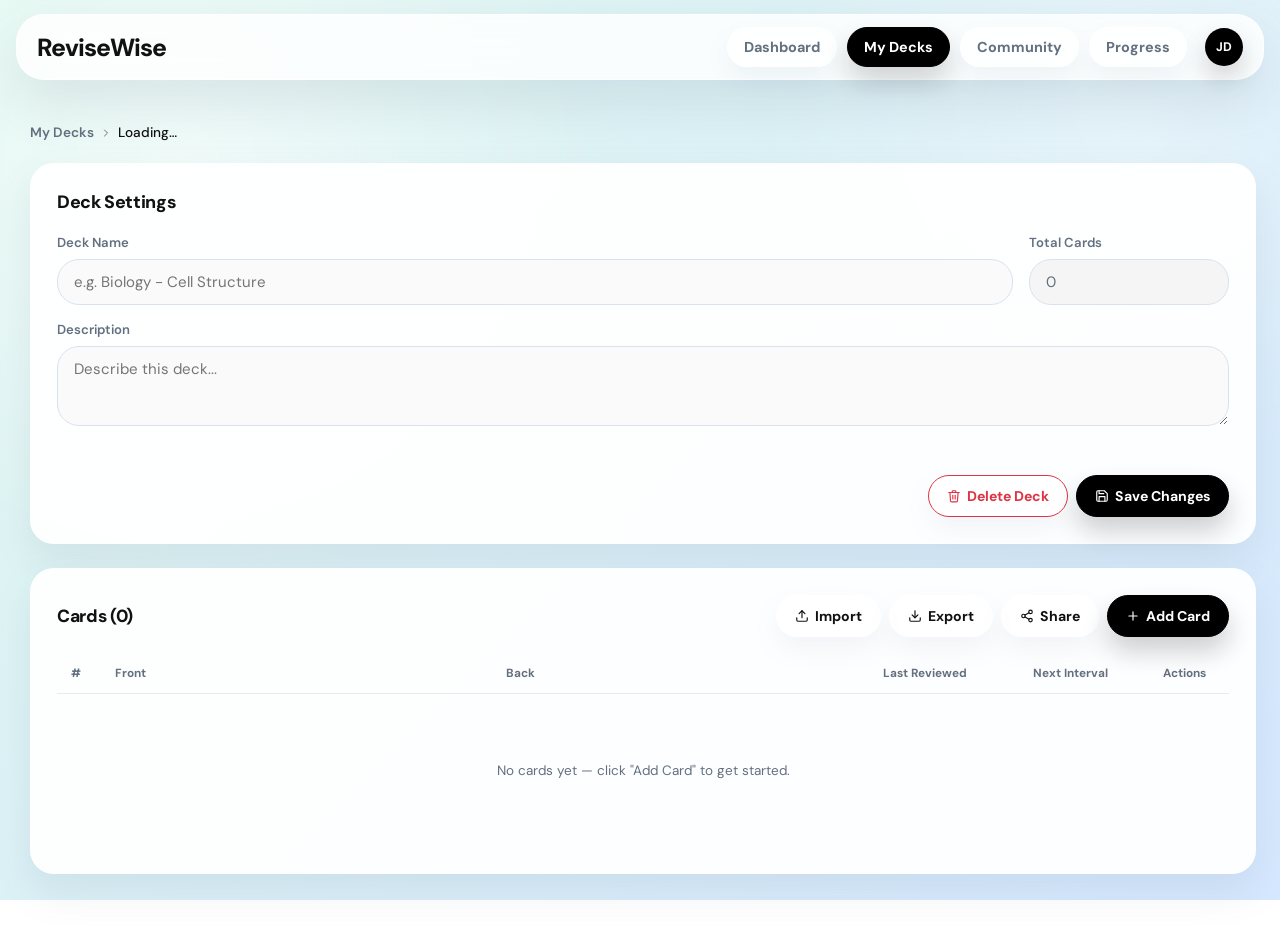
<file: frontend/deck.html>
<!DOCTYPE html>
<html lang="en">
<head>
    <meta charset="UTF-8">
    <meta name="viewport" content="width=device-width, initial-scale=1.0">
    <title>ReviseWise – Deck</title>
    <link rel="preconnect" href="https://fonts.googleapis.com">
    <link href="https://fonts.googleapis.com/css2?family=DM+Sans:wght@400;500;600;700;800&display=swap" rel="stylesheet">
    <style>
        :root {
            --page-start: #e0f8f0;
            --page-end: #d6e8ff;
            --surface: rgba(255, 255, 255, 0.82);
            --surface-strong: rgba(255, 255, 255, 0.94);
            --surface-border: rgba(255, 255, 255, 0.76);
            --border: #d8e2ee;
            --text-primary: #111111;
            --text-secondary: #64707f;
            --accent: #000000;
            --accent-hover: #2a2a2a;
            --accent-text: #ffffff;
            --danger: #dc3545;
            --danger-bg: #fff3f4;
            --nav-height: 62px;
            --pill-radius: 999px;
            --card-radius: 24px;
            --panel-radius: 28px;
            --shadow-soft: 0 22px 52px rgba(88, 103, 128, 0.14);
            --shadow-card: 0 18px 38px rgba(98, 114, 138, 0.12);
        }

        * { box-sizing: border-box; margin: 0; padding: 0; }

        body {
            font-family: 'DM Sans', system-ui, sans-serif;
            background: linear-gradient(135deg, var(--page-start) 0%, var(--page-end) 100%);
            background-attachment: fixed;
            color: var(--text-primary);
            min-height: 100vh;
            overflow-x: hidden;
            padding: 14px 16px 24px;
        }

        body::before {
            content: "";
            position: fixed;
            inset: 0;
            background:
                radial-gradient(circle at 14% 18%, rgba(255, 255, 255, 0.55) 0, rgba(255, 255, 255, 0) 34%),
                radial-gradient(circle at 88% 12%, rgba(255, 255, 255, 0.34) 0, rgba(255, 255, 255, 0) 28%);
            pointer-events: none;
            z-index: -1;
        }

        /*  Top Nav  */
        .top-nav {
            min-height: var(--nav-height);
            background: var(--surface);
            border: 1px solid var(--surface-border);
            border-radius: var(--panel-radius);
            box-shadow: var(--shadow-soft);
            backdrop-filter: blur(18px);
            -webkit-backdrop-filter: blur(18px);
            display: flex;
            align-items: center;
            gap: 18px;
            padding: 12px 20px;
            z-index: 100;
        }

        .nav-logo {
            font-size: 1.55em;
            font-weight: 800;
            color: var(--text-primary);
            text-decoration: none;
            letter-spacing: -0.04em;
        }

        .nav-avatar {
            width: 38px;
            height: 38px;
            border-radius: 50%;
            background: var(--accent);
            color: var(--accent-text);
            display: flex;
            align-items: center;
            justify-content: center;
            font-size: 0.78em;
            font-weight: 700;
            cursor: pointer;
            box-shadow: 0 12px 24px rgba(17, 17, 17, 0.18);
        }

        .top-links {
            display: flex;
            align-items: center;
            gap: 10px;
            margin-left: auto;
        }

        .top-link {
            display: inline-flex;
            align-items: center;
            justify-content: center;
            padding: 10px 16px;
            border-radius: var(--pill-radius);
            border: 1px solid var(--surface-border);
            background: rgba(255, 255, 255, 0.72);
            color: var(--text-secondary);
            font-size: 0.9em;
            font-weight: 700;
            text-decoration: none;
            white-space: nowrap;
            transition: background 0.18s ease, color 0.18s ease, transform 0.18s ease, box-shadow 0.18s ease;
            box-shadow: 0 12px 24px rgba(108, 122, 148, 0.08);
        }

        .top-link:hover {
            background: rgba(255, 255, 255, 0.96);
            color: var(--text-primary);
            transform: translateY(-1px);
        }

        .top-link.active {
            background: var(--accent);
            color: var(--accent-text);
            border-color: var(--accent);
            box-shadow: 0 14px 26px rgba(17, 17, 17, 0.18);
        }

        /* Main */
        .main {
            margin-top: 22px;
            padding: 22px 8px 30px 14px;
            min-height: calc(100vh - 96px);
        }

        /* Breadcrumb */
        .breadcrumb {
            display: flex;
            align-items: center;
            gap: 6px;
            font-size: 0.85em;
            color: var(--text-secondary);
            margin-bottom: 22px;
            font-weight: 600;
        }

        .breadcrumb a {
            color: var(--text-secondary);
            text-decoration: none;
            transition: color 0.15s;
        }

        .breadcrumb a:hover { color: var(--text-primary); }

        .breadcrumb svg {
            width: 12px; height: 12px;
            stroke: var(--text-secondary);
            fill: none;
            stroke-width: 2;
            stroke-linecap: round;
            stroke-linejoin: round;
        }

        .breadcrumb span { color: var(--text-primary); font-weight: 500; }

        /* Card */
        .card {
            background: var(--surface-strong);
            border: 1px solid var(--surface-border);
            border-radius: var(--card-radius);
            padding: 26px;
            margin-bottom: 24px;
            box-shadow: var(--shadow-card);
        }

        .card-title {
            font-size: 1.12em;
            font-weight: 800;
            margin-bottom: 20px;
            letter-spacing: -0.02em;
        }

        .settings-grid {
            display: grid;
            grid-template-columns: 1fr 160px;
            gap: 16px;
            margin-bottom: 16px;
        }

        .field-label {
            font-size: 0.82em;
            color: var(--text-secondary);
            font-weight: 600;
            margin-bottom: 8px;
        }

        .field-input {
            width: 100%;
            padding: 12px 16px;
            border: 1px solid var(--border);
            border-radius: 22px;
            font-size: 0.94em;
            color: var(--text-primary);
            background: rgba(250, 250, 250, 0.95);
            outline: none;
            font-family: inherit;
            transition: border-color 0.15s, background 0.15s;
        }

        .field-input:focus { border-color: #999; background: #fff; }
        textarea.field-input { resize: vertical; min-height: 84px; }
        .field-input[readonly] { background: rgba(245, 245, 245, 0.92); color: var(--text-secondary); cursor: default; }

        .settings-actions {
            display: flex;
            gap: 8px;
            margin-top: 16px;
            justify-content: flex-end;
        }

        #error-message {
            color: var(--danger);
            font-size: 0.88em;
            margin-top: 10px;
            min-height: 18px;
        }

        /* Section Header */
        .section-header {
            display: flex;
            align-items: center;
            justify-content: space-between;
            margin-bottom: 16px;
            flex-wrap: wrap;
            gap: 10px;
        }

        .section-title { font-size: 1.1em; font-weight: 800; letter-spacing: -0.02em; }
        .btn-group { display: flex; gap: 8px; align-items: center; flex-wrap: wrap; }

        /* Buttons */
        .btn {
            display: inline-flex;
            align-items: center;
            gap: 6px;
            padding: 11px 18px;
            border: 1px solid var(--surface-border);
            border-radius: var(--pill-radius);
            background: var(--surface);
            color: var(--text-primary);
            font-size: 0.88em;
            font-weight: 700;
            cursor: pointer;
            font-family: inherit;
            text-decoration: none;
            transition: background 0.18s ease, transform 0.18s ease, box-shadow 0.18s ease;
            white-space: nowrap;
            box-shadow: 0 12px 26px rgba(108, 122, 148, 0.08);
        }

        .btn:hover {
            background: rgba(255, 255, 255, 0.96);
            transform: translateY(-1px);
        }

        .btn svg {
            width: 14px; height: 14px;
            stroke: currentColor;
            fill: none;
            stroke-width: 2;
            stroke-linecap: round;
            stroke-linejoin: round;
            flex-shrink: 0;
        }

        .btn-primary {
            background: var(--accent);
            color: var(--accent-text);
            border-color: var(--accent);
            box-shadow: 0 14px 26px rgba(17, 17, 17, 0.2);
        }
        .btn-primary:hover { background: var(--accent-hover); }
        .btn-danger { color: var(--danger); border-color: var(--danger); }
        .btn-danger:hover { background: var(--danger-bg); }

        /* Table*/
        .table-wrap { overflow-x: auto; }

        table { width: 100%; border-collapse: collapse; font-size: 0.9em; }

        thead th {
            text-align: left;
            padding: 12px 14px;
            font-size: 0.82em;
            font-weight: 700;
            color: var(--text-secondary);
            border-bottom: 1px solid rgba(17, 17, 17, 0.08);
        }

        tbody td {
            padding: 14px 14px;
            border-bottom: 1px solid rgba(17, 17, 17, 0.06);
            color: var(--text-primary);
        }

        .td-truncate {
            max-width: 280px;
            overflow: hidden;
            text-overflow: ellipsis;
            white-space: nowrap;
        }

        tbody tr:last-child td { border-bottom: none; }
        tbody tr:hover { background: rgba(255, 255, 255, 0.72); }

        .actions-cell { display: flex; gap: 4px; align-items: center; }

        .action-btn {
            background: rgba(255, 255, 255, 0.82);
            border: 1px solid var(--surface-border);
            cursor: pointer;
            padding: 7px;
            color: var(--text-secondary);
            border-radius: 50%;
            transition: background 0.12s, color 0.12s, transform 0.12s;
            display: flex;
            align-items: center;
            justify-content: center;
            box-shadow: 0 10px 18px rgba(108, 122, 148, 0.08);
        }

        .action-btn:hover {
            background: rgba(255, 255, 255, 0.96);
            color: var(--text-primary);
            transform: translateY(-1px);
        }
        .action-btn.danger:hover { background: var(--danger-bg); color: var(--danger); }

        .action-btn svg {
            width: 15px; height: 15px;
            stroke: currentColor;
            fill: none;
            stroke-width: 2;
            stroke-linecap: round;
            stroke-linejoin: round;
            display: block;
        }

        .empty-state {
            text-align: center;
            padding: 54px;
            color: var(--text-secondary);
            font-size: 0.94em;
        }

        /* Modal */
        .modal-overlay {
            display: none;
            position: fixed;
            inset: 0;
            background: rgba(17, 24, 39, 0.16);
            backdrop-filter: blur(8px);
            -webkit-backdrop-filter: blur(8px);
            z-index: 200;
            align-items: center;
            justify-content: center;
            padding: 20px;
        }

        .modal-overlay.open { display: flex; }

        .modal {
            background: rgba(255, 255, 255, 0.94);
            border-radius: 30px;
            padding: 30px;
            width: 100%;
            max-width: 500px;
            box-shadow: var(--shadow-soft);
            border: 1px solid var(--surface-border);
            animation: modalIn 0.18s ease;
        }

        @keyframes modalIn {
            from { opacity: 0; transform: translateY(-10px); }
            to   { opacity: 1; transform: translateY(0); }
        }

        .modal-header {
            display: flex;
            align-items: center;
            justify-content: space-between;
            margin-bottom: 20px;
        }

        .modal-title { font-size: 1.08em; font-weight: 800; letter-spacing: -0.02em; }

        .modal-close {
            background: rgba(255, 255, 255, 0.82);
            border: 1px solid var(--surface-border);
            width: 38px;
            height: 38px;
            border-radius: 50%;
            cursor: pointer;
            color: var(--text-secondary);
            display: inline-flex;
            align-items: center;
            justify-content: center;
        }

        .modal-close:hover { color: var(--text-primary); }

        .modal-close svg {
            width: 18px; height: 18px;
            stroke: currentColor; fill: none;
            stroke-width: 2; stroke-linecap: round; display: block;
        }

        .modal-field { margin-bottom: 16px; }

        .modal-field label {
            display: block;
            font-size: 0.82em;
            font-weight: 600;
            color: var(--text-secondary);
            margin-bottom: 8px;
        }

        .modal-field textarea {
            width: 100%;
            padding: 12px 16px;
            border: 1px solid var(--border);
            border-radius: 22px;
            font-size: 0.94em;
            font-family: inherit;
            outline: none;
            background: rgba(250, 250, 250, 0.95);
            resize: vertical;
            min-height: 96px;
            color: var(--text-primary);
        }

        .modal-field textarea:focus { border-color: #999; background: #fff; }

        .modal-footer {
            display: flex; gap: 8px; justify-content: flex-end; margin-top: 20px;
        }

        .modal-error {
            color: var(--danger); font-size: 0.85em; margin-top: 4px; min-height: 18px;
        }

        /* Delete confirm dialog */
        .confirm-overlay {
            display: none;
            position: fixed;
            inset: 0;
            background: rgba(17, 24, 39, 0.16);
            backdrop-filter: blur(8px);
            -webkit-backdrop-filter: blur(8px);
            z-index: 300;
            align-items: center;
            justify-content: center;
            padding: 20px;
        }

        .confirm-overlay.open { display: flex; }

        .confirm-box {
            background: rgba(255, 255, 255, 0.94);
            border-radius: 28px;
            padding: 28px;
            width: 100%;
            max-width: 396px;
            box-shadow: var(--shadow-soft);
            border: 1px solid var(--surface-border);
            animation: modalIn 0.18s ease;
        }

        .confirm-title { font-size: 1.08em; font-weight: 800; margin-bottom: 10px; letter-spacing: -0.02em; }
        .confirm-text { font-size: 0.9em; color: var(--text-secondary); margin-bottom: 24px; }

        .confirm-footer { display: flex; gap: 8px; justify-content: flex-end; }

        @media (max-width: 900px) {
            body { padding: 14px 14px 24px; }

            .top-nav {
                gap: 12px;
                padding: 12px 16px;
                flex-wrap: wrap;
            }

            .top-links {
                width: 100%;
                margin-left: 0;
                overflow-x: auto;
                padding-bottom: 2px;
            }

            .main {
                margin-top: 18px;
                padding: 0 0 24px;
            }
        }

        @media (max-width: 720px) {
            .settings-actions,
            .btn-group,
            .confirm-footer,
            .modal-footer {
                justify-content: stretch;
            }

            .btn,
            .settings-actions .btn,
            .btn-group .btn,
            .confirm-footer .btn,
            .modal-footer .btn {
                width: 100%;
            }

            .settings-grid,
            .card > div[style*="grid-template-columns"] {
                grid-template-columns: 1fr !important;
            }
        }

        .avatar-wrapper { position: relative; }
        .avatar-dropdown {
            display: none;
            position: absolute;
            top: calc(100% + 10px);
            right: 0;
            background: #fff;
            border: 1px solid #e0e0e0;
            border-radius: 10px;
            box-shadow: 0 8px 24px rgba(0,0,0,0.12);
            min-width: 160px;
            z-index: 999;
            overflow: hidden;
        }
        .avatar-dropdown.open { display: block; }
        .avatar-dropdown a, .avatar-dropdown button {
            display: flex; align-items: center; gap: 10px;
            width: 100%; padding: 12px 16px;
            font-size: 0.88em; font-weight: 500; color: #111;
            text-decoration: none; background: none; border: none;
            cursor: pointer; font-family: inherit; text-align: left;
            transition: background 0.12s;
        }
        .avatar-dropdown a:hover, .avatar-dropdown button:hover { background: #f5f5f5; }
        .avatar-dropdown button.danger { color: #dc3545; }
        .avatar-dropdown button.danger:hover { background: #fff5f5; }
        .avatar-dropdown svg {
            width: 15px; height: 15px; stroke: currentColor; fill: none;
            stroke-width: 2; stroke-linecap: round; stroke-linejoin: round; flex-shrink: 0;
        }
        .dropdown-divider { height: 1px; background: #f0f0f0; margin: 4px 0; }
    </style>
</head>
<body>

    <!-- Top Nav -->
    <nav class="top-nav">
        <a href="dashboard.html" class="nav-logo">ReviseWise</a>
        <div class="top-links">
            <a href="dashboard.html" class="top-link">Dashboard</a>
            <a href="my_decks.html" class="top-link active">My Decks</a>
            <a href="#" class="top-link">Community</a>
            <a href="progress.html" class="top-link">Progress</a>
        </div>
        <div class="avatar-wrapper" id="avatar-wrapper">
            <div class="nav-avatar" id="user-initials" onclick="document.getElementById('avatar-dropdown').classList.toggle('open');event.stopPropagation();">JD</div>
            <div class="avatar-dropdown" id="avatar-dropdown" onclick="event.stopPropagation();">
                <a href="settings.html">
                    <svg viewBox="0 0 24 24"><path d="M20 21v-2a4 4 0 0 0-4-4H8a4 4 0 0 0-4 4v2"/><circle cx="12" cy="7" r="4"/></svg>
                    Settings
                </a>
                <div class="dropdown-divider"></div>
                <button class="danger" onclick="localStorage.removeItem('token');localStorage.removeItem('userInitials');window.location.href='index.html';">
                    <svg viewBox="0 0 24 24"><path d="M9 21H5a2 2 0 0 1-2-2V5a2 2 0 0 1 2-2h4"/><polyline points="16 17 21 12 16 7"/><line x1="21" y1="12" x2="9" y2="12"/></svg>
                    Log out
                </button>
            </div>
        </div>
    </nav>

    <!-- Main -->
    <main class="main">

        <!-- Breadcrumb -->
        <div class="breadcrumb">
            <a href="my_decks.html">My Decks</a>
            <svg viewBox="0 0 24 24"><polyline points="9 18 15 12 9 6"/></svg>
            <span id="breadcrumb-name">Loading…</span>
        </div>

        <!-- Deck Settings -->
        <div class="card">
            <div class="card-title">Deck Settings</div>
            <div style="display:grid;grid-template-columns:1fr 200px;gap:16px;margin-bottom:16px;">
                <div>
                    <div class="field-label">Deck Name</div>
                    <input class="field-input" type="text" id="deck-name" placeholder="e.g. Biology - Cell Structure">
                </div>
                <div>
                    <div class="field-label">Total Cards</div>
                    <input class="field-input" type="text" id="total-cards" placeholder="0" readonly>
                </div>
            </div>
            <div>
                <div class="field-label">Description</div>
                <textarea class="field-input" id="deck-description" placeholder="Describe this deck..." style="min-height:80px;"></textarea>
            </div>
            <div id="error-message"></div>
            <div class="settings-actions">
                <button class="btn btn-danger" id="delete-deck-btn">
                    <svg viewBox="0 0 24 24">
                        <polyline points="3 6 5 6 21 6"/>
                        <path d="M19 6l-1 14a2 2 0 0 1-2 2H8a2 2 0 0 1-2-2L5 6"/>
                        <path d="M10 11v6"/><path d="M14 11v6"/>
                        <path d="M9 6V4a1 1 0 0 1 1-1h4a1 1 0 0 1 1 1v2"/>
                    </svg>
                    Delete Deck
                </button>
                <button class="btn btn-primary" id="save-deck-btn">
                    <svg viewBox="0 0 24 24">
                        <path d="M19 21H5a2 2 0 0 1-2-2V5a2 2 0 0 1 2-2h11l5 5v11a2 2 0 0 1-2 2z"/>
                        <polyline points="17 21 17 13 7 13 7 21"/>
                        <polyline points="7 3 7 8 15 8"/>
                    </svg>
                    Save Changes
                </button>
            </div>
        </div>

        <!-- Cards Table -->
        <div class="card">
            <div class="section-header">
                <div class="section-title" id="cards-heading">Cards</div>
                <div class="btn-group">
                    <button class="btn" id="import-btn">
                        <svg viewBox="0 0 24 24"><path d="M21 15v4a2 2 0 0 1-2 2H5a2 2 0 0 1-2-2v-4"/><polyline points="17 8 12 3 7 8"/><line x1="12" y1="3" x2="12" y2="15"/></svg>
                        Import
                    </button>
                    <input type="file" id="import-file-input" accept=".csv" style="display:none;">
                    <button class="btn" id="export-btn">
                        <svg viewBox="0 0 24 24"><path d="M21 15v4a2 2 0 0 1-2 2H5a2 2 0 0 1-2-2v-4"/><polyline points="7 10 12 15 17 10"/><line x1="12" y1="15" x2="12" y2="3"/></svg>
                        Export
                    </button>
                    <button class="btn" id="share-btn">
                        <svg viewBox="0 0 24 24"><circle cx="18" cy="5" r="3"/><circle cx="6" cy="12" r="3"/><circle cx="18" cy="19" r="3"/><line x1="8.59" y1="13.51" x2="15.42" y2="17.49"/><line x1="15.41" y1="6.51" x2="8.59" y2="10.49"/></svg>
                        Share
                    </button>
                    <button class="btn btn-primary" id="add-card-btn">
                        <svg viewBox="0 0 24 24"><line x1="12" y1="5" x2="12" y2="19"/><line x1="5" y1="12" x2="19" y2="12"/></svg>
                        Add Card
                    </button>
                </div>
            </div>

            <div class="table-wrap">
                <table>
                    <thead>
                        <tr>
                            <th style="width:44px">#</th>
                            <th>Front</th>
                            <th>Back</th>
                            <th style="width:150px">Last Reviewed</th>
                            <th style="width:130px">Next Interval</th>
                            <th style="width:80px">Actions</th>
                        </tr>
                    </thead>
                    <tbody id="cards-tbody">
                        <tr><td colspan="6"><div class="empty-state">Loading cards…</div></td></tr>
                    </tbody>
                </table>
            </div>
        </div>

    </main>

    <!-- Add / Edit Card Modal -->
    <div class="modal-overlay" id="modal-overlay">
        <div class="modal">
            <div class="modal-header">
                <div class="modal-title" id="modal-title">Add Card</div>
                <button class="modal-close" id="modal-close-btn">
                    <svg viewBox="0 0 24 24"><line x1="18" y1="6" x2="6" y2="18"/><line x1="6" y1="6" x2="18" y2="18"/></svg>
                </button>
            </div>
            <div class="modal-field">
                <label for="modal-front">Front (Question)</label>
                <textarea id="modal-front" placeholder="e.g. What is the powerhouse of the cell?"></textarea>
            </div>
            <div class="modal-field">
                <label for="modal-back">Back (Answer)</label>
                <textarea id="modal-back" placeholder="e.g. Mitochondria"></textarea>
            </div>
            <div class="modal-error" id="modal-error"></div>
            <div class="modal-footer">
                <button class="btn" id="modal-cancel-btn">Cancel</button>
                <button class="btn btn-primary" id="modal-save-btn">Save Card</button>
            </div>
        </div>
    </div>

    <!-- Delete Card Confirm -->
    <div class="confirm-overlay" id="confirm-overlay">
        <div class="confirm-box">
            <div class="confirm-title">Delete Card?</div>
            <div class="confirm-text">This card will be permanently deleted and cannot be recovered.</div>
            <div class="confirm-footer">
                <button class="btn" id="confirm-cancel-btn">Cancel</button>
                <button class="btn btn-danger" id="confirm-delete-btn">Delete</button>
            </div>
        </div>
    </div>

    <!-- Delete Deck Confirm -->
    <div class="confirm-overlay" id="confirm-deck-overlay">
        <div class="confirm-box">
            <div class="confirm-title">Delete Deck?</div>
            <div class="confirm-text">This entire deck and all its cards will be permanently deleted. This cannot be undone.</div>
            <div class="confirm-footer">
                <button class="btn" id="confirm-deck-cancel-btn">Cancel</button>
                <button class="btn btn-danger" id="confirm-deck-delete-btn">Delete Deck</button>
            </div>
        </div>
    </div>

    <div class="confirm-overlay" id="import-result-overlay">
        <div class="confirm-box">
            <div class="confirm-title" id="import-result-title">Import Complete</div>
            <div class="confirm-text" id="import-result-text"></div>
            <div class="confirm-footer">
                <button class="btn btn-primary" id="import-result-ok-btn">OK</button>
            </div>
        </div>
    </div>

    <script>
        const API_BASE = window.location.hostname === 'localhost' || window.location.hostname === '127.0.0.1'
        ? 'http://localhost:8000'
        : 'https://comp208-group-23-project-production.up.railway.app';
        const deckId   = new URLSearchParams(window.location.search).get('deck_id');

        // User initials
        document.getElementById('user-initials').innerText =
            localStorage.getItem('userInitials') || 'JD';

        function authHeaders() {
            const token = localStorage.getItem('token');
            return {
                'Content-Type': 'application/json',
                'Accept':       'application/json',
                ...(token ? { 'Authorization': `Bearer ${token}` } : {})
            };
        }

        // Demo data fallback
        const DEMO_DECKS = {
            1: { id:1, title:'Spanish Vocabulary',       description:'Common vocabulary and phrases.' },
            2: { id:2, title:'Biology - Cell Structure',  description:'Comprehensive deck covering cell biology fundamentals' },
            3: { id:3, title:'History - World War II',   description:'Key WWII events, dates, and figures.' },
            4: { id:4, title:'Math - Calculus',          description:'Derivatives, integrals and limits.' }
        };

        const DEMO_CARDS = {
            1: [
                { id:101, question:'What does "hola" mean?',         answer:'Hello',            last_reviewed:'2 hours ago',  next_interval:'3 days' },
                { id:102, question:'What does "gracias" mean?',      answer:'Thank you',        last_reviewed:'1 day ago',    next_interval:'7 days' },
                { id:103, question:'What does "por favor" mean?',    answer:'Please',           last_reviewed:'3 days ago',   next_interval:'14 days'},
                { id:104, question:'What does "buenos días" mean?',  answer:'Good morning',     last_reviewed:'5 hours ago',  next_interval:'1 day'  },
                { id:105, question:'What does "adiós" mean?',        answer:'Goodbye',          last_reviewed:'2 days ago',   next_interval:'10 days'},
            ],
            2: [
                { id:201, question:'What is the powerhouse of the cell?',  answer:'Mitochondria',                    last_reviewed:'2 hours ago',  next_interval:'3 days' },
                { id:202, question:'Define photosynthesis',                answer:'Process by which plants...',      last_reviewed:'1 day ago',    next_interval:'7 days' },
                { id:203, question:'What are the four bases of DNA?',      answer:'A, T, G, C',                      last_reviewed:'3 days ago',   next_interval:'14 days'},
                { id:204, question:'What is osmosis?',                     answer:'Movement of water across...',     last_reviewed:'5 hours ago',  next_interval:'1 day'  },
                { id:205, question:'Define homeostasis',                   answer:'Maintenance of stable internal...', last_reviewed:'2 days ago', next_interval:'10 days'},
            ],
            3: [
                { id:301, question:'When did WWII begin?',           answer:'September 1, 1939', last_reviewed:'1 day ago',   next_interval:'5 days' },
                { id:302, question:'What was D-Day?',                answer:'Allied invasion of Normandy, June 6, 1944', last_reviewed:'3 days ago', next_interval:'14 days'},
                { id:303, question:'Who was Adolf Hitler?',          answer:'Leader of Nazi Germany', last_reviewed:'2 days ago', next_interval:'7 days'},
            ],
            4: [
                { id:401, question:"What is a derivative?",          answer:'Rate of change of a function', last_reviewed:'1 hour ago',  next_interval:'2 days' },
                { id:402, question:'What is an integral?',           answer:'Area under a curve',           last_reviewed:'4 days ago',  next_interval:'21 days'},
            ],
        };

        let demoCards = {};
        let nextCardId = 1000;

        function getDemoCards(did) {
            if (!demoCards[did]) {
                demoCards[did] = DEMO_CARDS[did]
                    ? [...DEMO_CARDS[did]]
                    : [
                        { id: nextCardId++, question: 'Sample question 1', answer: 'Sample answer 1', last_reviewed: '2 hours ago', next_interval: '3 days' },
                        { id: nextCardId++, question: 'Sample question 2', answer: 'Sample answer 2', last_reviewed: '1 day ago',   next_interval: '7 days' }
                      ];
            }
            return demoCards[did];
        }

        // API calls (with demo fallback)

        async function fetchDeck(id) {
            try {
                const r = await fetch(`${API_BASE}/decks/${id}`, { headers: authHeaders() });
                if (!r.ok) throw new Error();
                return await r.json();
            } catch {
                return DEMO_DECKS[id] || { id, title: `Deck #${id}`, description: '' };
            }
        }

        async function saveDeck(id, title, description) {
            try {
                const r = await fetch(`${API_BASE}/decks/${id}`, {
                    method: 'PUT', headers: authHeaders(),
                    body: JSON.stringify({ title, description })
                });
                if (!r.ok) throw new Error();
                return await r.json();
            } catch {
                if (DEMO_DECKS[id]) { DEMO_DECKS[id].title = title; DEMO_DECKS[id].description = description; }
                return { id, title, description };
            }
        }

        async function removeDeck(id) {
            try {
                const r = await fetch(`${API_BASE}/decks/${id}`, { method: 'DELETE', headers: authHeaders() });
                if (!r.ok) throw new Error();
            } catch { /* demo */ }
        }

        async function fetchCards(id) {
            try {
                const r = await fetch(`${API_BASE}/decks/${id}/cards`, { headers: authHeaders() });
                if (!r.ok) throw new Error();
                return await r.json();
            } catch {
                return getDemoCards(id);
            }
        }

        async function createCard(question, answer) {
            try {
                const r = await fetch(`${API_BASE}/decks/${deckId}/cards`, {
                    method: 'POST', headers: authHeaders(),
                    body: JSON.stringify({ question, answer })
                });
                if (!r.ok) throw new Error();
                return await r.json();
            } catch {
                const card = { id: nextCardId++, question, answer, last_reviewed: '—', next_interval: '—' };
                getDemoCards(deckId).push(card);
                return card;
            }
        }

        async function updateCard(cardId, question, answer) {
            try {
                const r = await fetch(`${API_BASE}/cards/${cardId}`, {
                    method: 'PUT', headers: authHeaders(),
                    body: JSON.stringify({ question, answer })
                });
                if (!r.ok) throw new Error();
                return await r.json();
            } catch {
                const cards = getDemoCards(deckId);
                const c = cards.find(x => x.id === cardId);
                if (c) { c.question = question; c.answer = answer; }
                return { id: cardId, question, answer };
            }
        }

        async function deleteCard(cardId) {
            try {
                const r = await fetch(`${API_BASE}/cards/${cardId}`, { method: 'DELETE', headers: authHeaders() });
                if (!r.ok) throw new Error();
            } catch {
                const cards = getDemoCards(deckId);
                const idx = cards.findIndex(x => x.id === cardId);
                if (idx !== -1) cards.splice(idx, 1);
            }
        }

        // Render

        function renderCards(cards) {
            const tbody = document.getElementById('cards-tbody');
            document.getElementById('cards-heading').innerText = `Cards (${cards.length})`;
            document.getElementById('total-cards').value = cards.length;

            if (!cards.length) {
                tbody.innerHTML = `<tr><td colspan="6"><div class="empty-state">No cards yet — click "Add Card" to get started.</div></td></tr>`;
                return;
            }

            tbody.innerHTML = cards.map((card, i) => {
                const q = (card.question ?? card.front ?? '').replace(/"/g, '&quot;').replace(/'/g, '&#39;');
                const a = (card.answer   ?? card.back  ?? '').replace(/"/g, '&quot;').replace(/'/g, '&#39;');
                return `
                <tr>
                    <td>${i + 1}</td>
                    <td class="td-truncate">${card.question ?? card.front ?? ''}</td>
                    <td class="td-truncate">${card.answer   ?? card.back  ?? ''}</td>
                    <td>${card.last_reviewed ?? '—'}</td>
                    <td>${card.next_interval ?? '—'}</td>
                    <td>
                        <div class="actions-cell">
                            <button class="action-btn" title="Edit" onclick="openEditModal(${card.id}, '${q}', '${a}')">
                                <svg viewBox="0 0 24 24">
                                    <path d="M11 4H4a2 2 0 0 0-2 2v14a2 2 0 0 0 2 2h14a2 2 0 0 0 2-2v-7"/>
                                    <path d="M18.5 2.5a2.121 2.121 0 0 1 3 3L12 15l-4 1 1-4 9.5-9.5z"/>
                                </svg>
                            </button>
                            <button class="action-btn danger" title="Delete" onclick="confirmDeleteCard(${card.id})">
                                <svg viewBox="0 0 24 24">
                                    <polyline points="3 6 5 6 21 6"/>
                                    <path d="M19 6l-1 14a2 2 0 0 1-2 2H8a2 2 0 0 1-2-2L5 6"/>
                                    <path d="M10 11v6"/><path d="M14 11v6"/>
                                    <path d="M9 6V4a1 1 0 0 1 1-1h4a1 1 0 0 1 1 1v2"/>
                                </svg>
                            </button>
                        </div>
                    </td>
                </tr>`;
            }).join('');
        }

        async function loadCards() {
            if (!deckId) { renderCards([]); return; }
            try {
                const [cards, progress] = await Promise.all([
                    fetchCards(deckId),
                    fetch(`${API_BASE}/decks/${deckId}/progress`, { headers: authHeaders() })
                        .then(r => r.ok ? r.json() : [])
                ]);

                const progressMap = {};
                progress.forEach(p => { progressMap[p.card_id] = p; });

                const merged = cards.map(card => {
                    const p = progressMap[card.id];
                    return {
                        ...card,
                        last_reviewed: p?.last_reviewed
                            ? new Date(p.last_reviewed).toLocaleString('en-GB', { 
                                day: '2-digit', month: '2-digit', 
                                hour: '2-digit', minute: '2-digit' 
                            })
                        : null,
                        next_interval: p?.next_review
                            ? new Date(p.next_review).toLocaleString('en-GB', { 
                                day: '2-digit', month: '2-digit', 
                                hour: '2-digit', minute: '2-digit' 
                            })
                            : null,
                    };
                });
                renderCards(merged);
            } catch (err) {
                document.getElementById('error-message').innerText = err.message;
            }
        }

        // Deck settings

        async function loadDeck() {
            if (!deckId) return;
            const deck = await fetchDeck(deckId);
            document.getElementById('deck-name').value = deck.title ?? '';
            document.getElementById('deck-description').value = deck.description ?? '';
            document.getElementById('breadcrumb-name').innerText = deck.title ?? `Deck #${deckId}`;
            document.title = `ReviseWise – ${deck.title}`;
        }

        document.getElementById('save-deck-btn').addEventListener('click', async () => {
            const title = document.getElementById('deck-name').value.trim();
            const desc  = document.getElementById('deck-description').value.trim();
            const btn   = document.getElementById('save-deck-btn');
            const errEl = document.getElementById('error-message');

            if (!title) { errEl.innerText = 'Deck name cannot be empty.'; return; }

            btn.disabled = true;
            btn.innerText = 'Saving…';
            errEl.innerText = '';

            try {
                await saveDeck(deckId, title, desc);
                document.getElementById('breadcrumb-name').innerText = title;
                document.title = `ReviseWise – ${title}`;
                btn.innerText = 'Saved ✓';
                setTimeout(() => {
                    btn.disabled = false;
                    btn.innerHTML = `<svg viewBox="0 0 24 24" style="width:14px;height:14px;stroke:currentColor;fill:none;stroke-width:2;stroke-linecap:round;stroke-linejoin:round"><path d="M19 21H5a2 2 0 0 1-2-2V5a2 2 0 0 1 2-2h11l5 5v11a2 2 0 0 1-2 2z"/><polyline points="17 21 17 13 7 13 7 21"/><polyline points="7 3 7 8 15 8"/></svg> Save Changes`;
                }, 2000);
            } catch (err) {
                errEl.innerText = err.message;
                btn.disabled = false;
                btn.innerHTML = `<svg viewBox="0 0 24 24" style="width:14px;height:14px;stroke:currentColor;fill:none;stroke-width:2;stroke-linecap:round;stroke-linejoin:round"><path d="M19 21H5a2 2 0 0 1-2-2V5a2 2 0 0 1 2-2h11l5 5v11a2 2 0 0 1-2 2z"/><polyline points="17 21 17 13 7 13 7 21"/><polyline points="7 3 7 8 15 8"/></svg> Save Changes`;
            }
        });

        // Delete Deck
        document.getElementById('delete-deck-btn').addEventListener('click', () => {
            document.getElementById('confirm-deck-overlay').classList.add('open');
        });

        document.getElementById('confirm-deck-cancel-btn').addEventListener('click', () => {
            document.getElementById('confirm-deck-overlay').classList.remove('open');
        });

        document.getElementById('confirm-deck-delete-btn').addEventListener('click', async () => {
            const btn = document.getElementById('confirm-deck-delete-btn');
            btn.disabled = true;
            btn.innerText = 'Deleting…';
            try {
                await removeDeck(deckId);
                window.location.href = 'my_decks.html';
            } catch (err) {
                document.getElementById('error-message').innerText = err.message;
                document.getElementById('confirm-deck-overlay').classList.remove('open');
                btn.disabled = false;
                btn.innerText = 'Delete Deck';
            }
        });

        // Card Modal
        const modalOverlay = document.getElementById('modal-overlay');
        const modalTitle   = document.getElementById('modal-title');
        const modalFront   = document.getElementById('modal-front');
        const modalBack    = document.getElementById('modal-back');
        const modalError   = document.getElementById('modal-error');
        const modalSaveBtn = document.getElementById('modal-save-btn');

        let editingCardId = null;

        function openAddModal() {
            editingCardId = null;
            modalTitle.innerText = 'Add Card';
            modalFront.value = '';
            modalBack.value  = '';
            modalError.innerText = '';
            modalSaveBtn.innerText = 'Save Card';
            modalOverlay.classList.add('open');
            modalFront.focus();
        }

        function openEditModal(cardId, question, answer) {
            editingCardId = cardId;
            modalTitle.innerText = 'Edit Card';
            modalFront.value = question;
            modalBack.value  = answer;
            modalError.innerText = '';
            modalSaveBtn.innerText = 'Save Changes';
            modalOverlay.classList.add('open');
            modalFront.focus();
        }

        function closeModal() {
            modalOverlay.classList.remove('open');
            editingCardId = null;
        }

        document.getElementById('add-card-btn').addEventListener('click', openAddModal);
        document.getElementById('modal-close-btn').addEventListener('click', closeModal);
        document.getElementById('modal-cancel-btn').addEventListener('click', closeModal);
        modalOverlay.addEventListener('click', (e) => { if (e.target === modalOverlay) closeModal(); });

        modalSaveBtn.addEventListener('click', async () => {
            const question = modalFront.value.trim();
            const answer   = modalBack.value.trim();

            if (!question || !answer) {
                modalError.innerText = 'Both fields are required.';
                return;
            }

            modalSaveBtn.disabled  = true;
            modalSaveBtn.innerText = 'Saving…';
            modalError.innerText   = '';

            try {
                if (editingCardId) {
                    await updateCard(editingCardId, question, answer);
                } else {
                    await createCard(question, answer);
                }
                closeModal();
                await loadCards();
            } catch (err) {
                modalError.innerText = err.message;
            } finally {
                modalSaveBtn.disabled  = false;
                modalSaveBtn.innerText = editingCardId ? 'Save Changes' : 'Save Card';
            }
        });

        // Delete Card Confirm
        let deletingCardId = null;

        function confirmDeleteCard(cardId) {
            deletingCardId = cardId;
            document.getElementById('confirm-overlay').classList.add('open');
        }

        document.getElementById('confirm-cancel-btn').addEventListener('click', () => {
            document.getElementById('confirm-overlay').classList.remove('open');
            deletingCardId = null;
        });

        document.getElementById('confirm-delete-btn').addEventListener('click', async () => {
            if (!deletingCardId) return;
            const btn = document.getElementById('confirm-delete-btn');
            btn.disabled = true;
            btn.innerText = 'Deleting…';

            try {
                await deleteCard(deletingCardId);
                document.getElementById('confirm-overlay').classList.remove('open');
                deletingCardId = null;
                await loadCards();
            } catch (err) {
                document.getElementById('error-message').innerText = err.message;
                document.getElementById('confirm-overlay').classList.remove('open');
            } finally {
                btn.disabled = false;
                btn.innerText = 'Delete';
            }
        });

        // Keyboard shortcut: Esc closes modals
        document.addEventListener('keydown', (e) => {
            if (e.key === 'Escape') {
                closeModal();
                document.getElementById('confirm-overlay').classList.remove('open');
                document.getElementById('confirm-deck-overlay').classList.remove('open');
                document.getElementById('import-result-overlay').classList.remove('open');
            }
        });

        
        //  Export 
    document.getElementById('export-btn').addEventListener('click', () => {
        const rows = [];
        document.querySelectorAll('#cards-tbody tr').forEach(tr => {
            const tds = tr.querySelectorAll('td');
            if (tds.length < 3) return;
            const front = tds[1].innerText.trim();
            const back  = tds[2].innerText.trim();
            if (front || back) rows.push([front, back]);
        });
        if (!rows.length) { document.getElementById('error-message').innerText = 'No cards to export.'; return; }
        const deckName = document.getElementById('deck-name').value.trim() || `deck-${deckId}`;
        const csv = 'front,back\n' + rows.map(([f, b]) =>
            `"${f.replace(/"/g, '""')}","${b.replace(/"/g, '""')}"`
        ).join('\n');
        const a = Object.assign(document.createElement('a'), {
            href: URL.createObjectURL(new Blob([csv], { type: 'text/csv' })),
            download: `${deckName.replace(/[^a-z0-9]/gi, '_')}.csv`
        });
        a.click();
    });

    //  Import 
    document.getElementById('import-btn').addEventListener('click', () => {
        document.getElementById('import-file-input').value = '';
        document.getElementById('import-file-input').click();
    });

    document.getElementById('import-file-input').addEventListener('change', async (e) => {
        const file = e.target.files[0];
        if (!file) return;
        const lines = (await file.text()).trim().split('\n');
        const firstLine = lines[0].toLowerCase().replace(/"/g, '');
        const dataLines = (firstLine.startsWith('front') || firstLine.startsWith('question')) ? lines.slice(1) : lines;

        function parseCSVLine(line) {
            const result = []; let cur = '', inQuote = false;
            for (let i = 0; i < line.length; i++) {
                const ch = line[i];
                if (ch === '"') { if (inQuote && line[i+1] === '"') { cur += '"'; i++; } else inQuote = !inQuote; }
                else if (ch === ',' && !inQuote) { result.push(cur.trim()); cur = ''; }
                else cur += ch;
            }
            result.push(cur.trim()); return result;
        }

        const cards = dataLines.map(parseCSVLine).filter(c => c.length >= 2 && (c[0] || c[1]));
        if (!cards.length) { showImportResult('Import Failed', 'No valid rows found. CSV must have front and back columns.'); return; }

        let imported = 0, failed = 0;
        for (const [front, back] of cards) {
            try { await createCard(front, back); imported++; } catch { failed++; }
        }
        await loadCards();
        showImportResult('Import Complete', `${imported} card(s) imported.${failed ? ` ${failed} failed.` : ''}`);
    });

    function showImportResult(title, text) {
        document.getElementById('import-result-title').innerText = title;
        document.getElementById('import-result-text').innerText  = text;
        document.getElementById('import-result-overlay').classList.add('open');
    }
    document.getElementById('import-result-ok-btn').addEventListener('click', () => {
        document.getElementById('import-result-overlay').classList.remove('open');
    });

    //  Share 
    document.getElementById('share-btn').addEventListener('click', async () => {
        const url = `${window.location.origin}${window.location.pathname}?deck_id=${deckId}`;
        const btn = document.getElementById('share-btn');
        try {
            await navigator.clipboard.writeText(url);
            btn.innerHTML = `<svg viewBox="0 0 24 24" style="width:14px;height:14px;stroke:currentColor;fill:none;stroke-width:2;stroke-linecap:round;stroke-linejoin:round"><polyline points="20 6 9 17 4 12"/></svg> Copied!`;
        } catch { prompt('Copy this link:', url); }
        setTimeout(() => {
            btn.innerHTML = `<svg viewBox="0 0 24 24" style="width:14px;height:14px;stroke:currentColor;fill:none;stroke-width:2;stroke-linecap:round;stroke-linejoin:round"><circle cx="18" cy="5" r="3"/><circle cx="6" cy="12" r="3"/><circle cx="18" cy="19" r="3"/><line x1="8.59" y1="13.51" x2="15.42" y2="17.49"/><line x1="15.41" y1="6.51" x2="8.59" y2="10.49"/></svg> Share`;
        }, 2200);
    });


        //  Init 
        loadDeck();
        loadCards();

                document.addEventListener('click', () => {
            const dd = document.getElementById('avatar-dropdown');
            if (dd) dd.classList.remove('open');
        });

    </script>
</body>
</html>
</file>
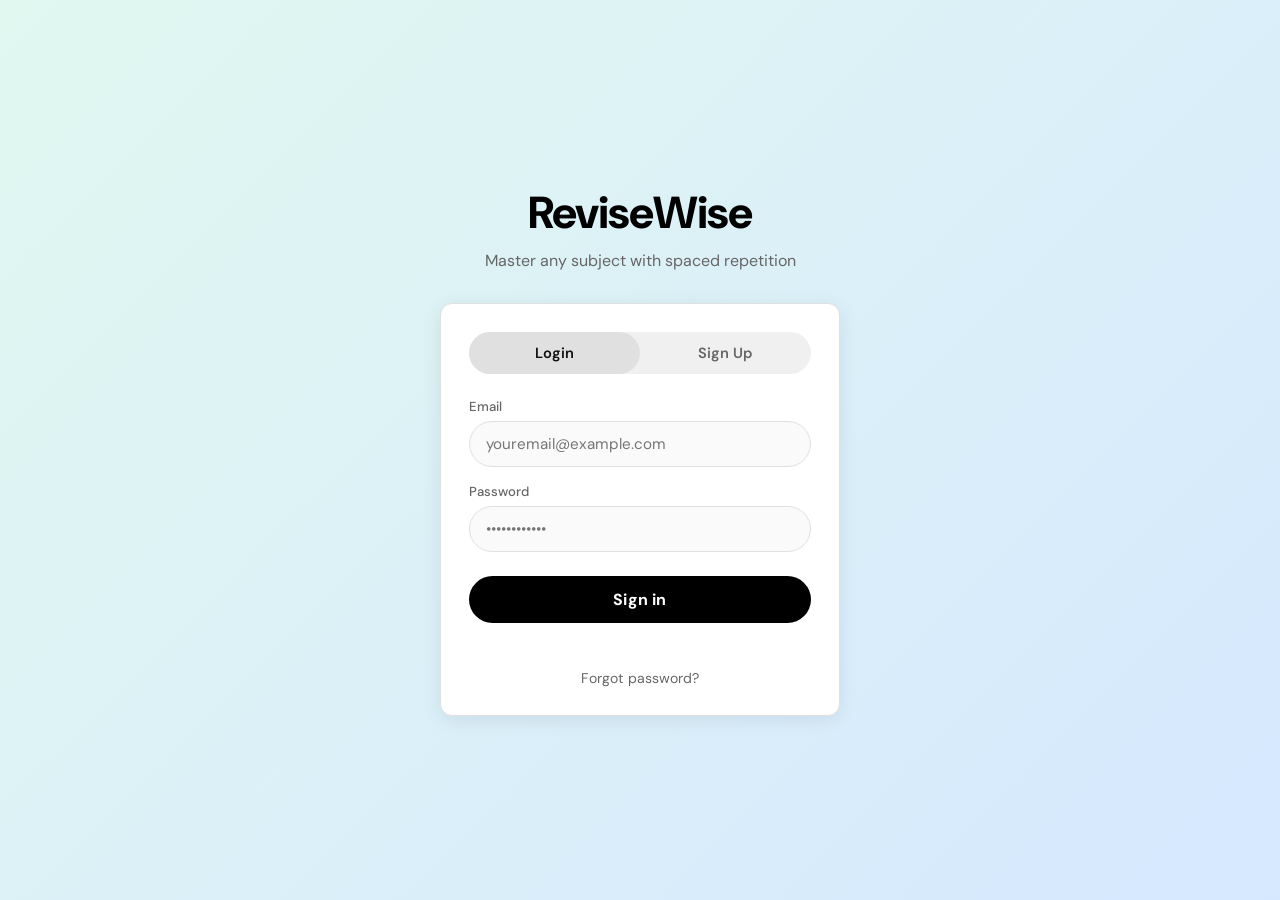
<file: frontend/my_decks.html>
<!DOCTYPE html>
<html lang="en">
<head>
    <meta charset="UTF-8">
    <meta name="viewport" content="width=device-width, initial-scale=1.0">
    <title>ReviseWise – My Decks</title>
    <link rel="preconnect" href="https://fonts.googleapis.com">
    <link href="https://fonts.googleapis.com/css2?family=DM+Sans:wght@400;500;600;700;800&display=swap" rel="stylesheet">
    <style>
        :root {
            --page-start: #e0f8f0;
            --page-end: #d6e8ff;
            --surface: rgba(255, 255, 255, 0.82);
            --surface-strong: rgba(255, 255, 255, 0.94);
            --surface-border: rgba(255, 255, 255, 0.76);
            --border: #d8e2ee;
            --text-primary: #111111;
            --text-secondary: #64707f;
            --accent: #000000;
            --accent-hover: #2a2a2a;
            --accent-text: #ffffff;
            --danger: #dc3545;
            --nav-height: 62px;
            --pill-radius: 999px;
            --card-radius: 24px;
            --panel-radius: 28px;
            --shadow-soft: 0 22px 52px rgba(88, 103, 128, 0.14);
            --shadow-card: 0 18px 38px rgba(98, 114, 138, 0.12);
        }

        * { box-sizing: border-box; margin: 0; padding: 0; }

        body {
            font-family: 'DM Sans', system-ui, sans-serif;
            background: linear-gradient(135deg, var(--page-start) 0%, var(--page-end) 100%);
            background-attachment: fixed;
            color: var(--text-primary);
            min-height: 100vh;
            overflow-x: hidden;
            padding: 14px 16px 24px;
        }

        body::before {
            content: "";
            position: fixed;
            inset: 0;
            background:
                radial-gradient(circle at 14% 18%, rgba(255, 255, 255, 0.55) 0, rgba(255, 255, 255, 0) 34%),
                radial-gradient(circle at 88% 12%, rgba(255, 255, 255, 0.34) 0, rgba(255, 255, 255, 0) 28%);
            pointer-events: none;
            z-index: -1;
        }

        /*  Top Nav  */
        .top-nav {
            min-height: var(--nav-height);
            background: var(--surface);
            border: 1px solid var(--surface-border);
            border-radius: var(--panel-radius);
            box-shadow: var(--shadow-soft);
            backdrop-filter: blur(18px);
            -webkit-backdrop-filter: blur(18px);
            display: flex;
            align-items: center;
            gap: 18px;
            padding: 12px 20px;
            z-index: 100;
        }

        .nav-logo {
            font-size: 1.55em;
            font-weight: 800;
            color: var(--text-primary);
            text-decoration: none;
            letter-spacing: -0.04em;
        }

        .nav-avatar {
            width: 38px;
            height: 38px;
            border-radius: 50%;
            background: var(--accent);
            color: var(--accent-text);
            display: flex;
            align-items: center;
            justify-content: center;
            font-size: 0.78em;
            font-weight: 700;
            cursor: pointer;
            box-shadow: 0 12px 24px rgba(17, 17, 17, 0.18);
        }

        .top-links {
            display: flex;
            align-items: center;
            gap: 10px;
            margin-left: auto;
        }

        .top-link {
            display: inline-flex;
            align-items: center;
            justify-content: center;
            padding: 10px 16px;
            border-radius: var(--pill-radius);
            border: 1px solid var(--surface-border);
            background: rgba(255, 255, 255, 0.72);
            color: var(--text-secondary);
            font-size: 0.9em;
            font-weight: 700;
            text-decoration: none;
            white-space: nowrap;
            transition: background 0.18s ease, color 0.18s ease, transform 0.18s ease, box-shadow 0.18s ease;
            box-shadow: 0 12px 24px rgba(108, 122, 148, 0.08);
        }

        .top-link:hover {
            background: rgba(255, 255, 255, 0.96);
            color: var(--text-primary);
            transform: translateY(-1px);
        }

        .top-link.active {
            background: var(--accent);
            color: var(--accent-text);
            border-color: var(--accent);
            box-shadow: 0 14px 26px rgba(17, 17, 17, 0.18);
        }

        /*  Main  */
        .main {
            margin-top: 22px;
            padding: 22px 8px 30px 14px;
        }

        /*  Stat Cards  */
        .stats-grid {
            display: grid;
            grid-template-columns: repeat(4, minmax(0, 1fr));
            gap: 18px;
            margin-bottom: 34px;
        }

        .stat-card {
            background: var(--surface-strong);
            border: 1px solid var(--surface-border);
            border-radius: var(--card-radius);
            padding: 22px 24px;
            box-shadow: var(--shadow-card);
        }

        .stat-card-header {
            display: flex;
            align-items: center;
            justify-content: space-between;
            margin-bottom: 14px;
        }

        .stat-label {
            font-size: 0.88em;
            color: var(--text-secondary);
            font-weight: 500;
        }

        .stat-icon {
            width: 22px;
            height: 22px;
            flex-shrink: 0;
        }

        .stat-value {
            font-size: 2em;
            font-weight: 800;
            line-height: 1;
            margin-bottom: 6px;
            letter-spacing: -0.05em;
        }

        .stat-sub {
            font-size: 0.82em;
            color: var(--text-secondary);
        }

        /*  Deck Section  */
        .section-header {
            display: flex;
            align-items: center;
            justify-content: space-between;
            gap: 16px;
            margin-bottom: 22px;
            flex-wrap: wrap;
        }

        .section-title {
            font-size: 1.45em;
            font-weight: 800;
            letter-spacing: -0.03em;
        }

        .section-copy {
            margin-top: 6px;
            font-size: 0.92em;
            color: var(--text-secondary);
            max-width: 620px;
        }

        .section-controls {
            display: flex;
            align-items: center;
            gap: 12px;
            flex-wrap: wrap;
        }

        .search-box {
            display: flex;
            align-items: center;
            gap: 8px;
            background: var(--surface);
            border: 1px solid var(--surface-border);
            border-radius: var(--pill-radius);
            padding: 11px 16px;
            font-size: 0.9em;
            color: var(--text-secondary);
            width: 220px;
            box-shadow: 0 12px 28px rgba(108, 122, 148, 0.08);
        }

        .search-box input {
            border: none;
            outline: none;
            font-size: 0.92em;
            font-family: inherit;
            background: transparent;
            color: var(--text-primary);
            width: 100%;
        }

        .search-box input::placeholder { color: var(--text-secondary); }

        .search-box svg {
            width: 14px;
            height: 14px;
            stroke: currentColor;
            fill: none;
            stroke-width: 2;
            stroke-linecap: round;
            stroke-linejoin: round;
            flex-shrink: 0;
        }

        .btn {
            display: inline-flex;
            align-items: center;
            justify-content: center;
            gap: 6px;
            padding: 11px 18px;
            border: 1px solid var(--surface-border);
            border-radius: var(--pill-radius);
            background: var(--surface);
            color: var(--text-primary);
            font-size: 0.9em;
            font-weight: 700;
            cursor: pointer;
            font-family: inherit;
            text-decoration: none;
            transition: background 0.18s ease, transform 0.18s ease, box-shadow 0.18s ease;
            white-space: nowrap;
            box-shadow: 0 12px 26px rgba(108, 122, 148, 0.08);
        }

        .btn:hover {
            background: rgba(255, 255, 255, 0.96);
            transform: translateY(-1px);
        }

        .btn-primary {
            background: var(--accent);
            color: white;
            border-color: var(--accent);
            box-shadow: 0 14px 26px rgba(17, 17, 17, 0.2);
        }

        .btn-primary:hover { background: var(--accent-hover); }

        .btn svg {
            width: 14px; height: 14px;
            stroke: currentColor;
            fill: none;
            stroke-width: 2.5;
            stroke-linecap: round;
            stroke-linejoin: round;
        }

        /*  Deck Grid  */
        .deck-grid {
            display: grid;
            grid-template-columns: repeat(2, minmax(0, 1fr));
            gap: 18px;
        }

        .deck-card {
            background: var(--surface-strong);
            border: 1px solid var(--surface-border);
            border-radius: 28px;
            padding: 22px 24px;
            cursor: pointer;
            transition: box-shadow 0.2s ease, transform 0.2s ease;
            text-decoration: none;
            color: inherit;
            display: block;
            box-shadow: var(--shadow-card);
        }

        .deck-card:hover {
            box-shadow: 0 24px 40px rgba(89, 106, 131, 0.16);
            transform: translateY(-3px);
        }

        .deck-card-name {
            font-size: 1.08em;
            font-weight: 800;
            margin-bottom: 6px;
            letter-spacing: -0.02em;
        }

        .deck-card-meta {
            font-size: 0.84em;
            color: var(--text-secondary);
            margin-bottom: 18px;
        }

        .progress-row {
            display: flex;
            align-items: center;
            justify-content: space-between;
            font-size: 0.84em;
            color: var(--text-secondary);
            margin-bottom: 8px;
            font-weight: 600;
        }

        .progress-bar {
            width: 100%;
            height: 8px;
            background: rgba(17, 17, 17, 0.08);
            border-radius: 999px;
            overflow: hidden;
            margin-bottom: 18px;
        }

        .progress-fill {
            height: 100%;
            background: linear-gradient(90deg, #111111 0%, #3a3a3a 100%);
            border-radius: 999px;
            transition: width 0.4s ease;
        }

        .deck-actions {
            display: flex;
            gap: 8px;
            align-items: center;
        }

        .deck-btn {
            display: inline-flex;
            align-items: center;
            justify-content: center;
            gap: 6px;
            padding: 10px 18px;
            border-radius: var(--pill-radius);
            font-size: 0.86em;
            font-weight: 700;
            cursor: pointer;
            font-family: inherit;
            border: 1px solid var(--accent);
            background: var(--accent);
            color: white;
            text-decoration: none;
            transition: background 0.18s ease, transform 0.18s ease;
        }

        .deck-btn:hover {
            background: var(--accent-hover);
            transform: translateY(-1px);
        }

        .deck-btn-outline {
            background: rgba(255, 255, 255, 0.84);
            color: var(--text-primary);
            border-color: var(--surface-border);
        }

        .deck-btn-outline:hover { background: rgba(255, 255, 255, 0.98); }

        .deck-btn-icon {
            width: 38px;
            height: 38px;
            display: flex;
            align-items: center;
            justify-content: center;
            border: 1px solid var(--surface-border);
            border-radius: 50%;
            background: rgba(255, 255, 255, 0.84);
            cursor: pointer;
            margin-left: auto;
            transition: background 0.18s ease, transform 0.18s ease;
            flex-shrink: 0;
            box-shadow: 0 12px 24px rgba(108, 122, 148, 0.08);
        }

        .deck-btn-icon:hover {
            background: rgba(255, 255, 255, 0.98);
            transform: translateY(-1px);
        }

        .deck-btn-icon svg {
            width: 15px; height: 15px;
            stroke: var(--text-secondary);
            fill: none;
            stroke-width: 2;
            stroke-linecap: round;
            stroke-linejoin: round;
        }

        /* Empty state */
        .empty-decks {
            grid-column: 1 / -1;
            text-align: center;
            padding: 72px 24px;
            color: var(--text-secondary);
            background: var(--surface);
            border: 1px solid var(--surface-border);
            border-radius: 28px;
            box-shadow: var(--shadow-card);
        }

        .empty-decks p { font-size: 0.95em; }

        /* Modal */
        .modal-overlay {
            display: none;
            position: fixed;
            inset: 0;
            background: rgba(17, 24, 39, 0.16);
            backdrop-filter: blur(8px);
            -webkit-backdrop-filter: blur(8px);
            z-index: 200;
            align-items: center;
            justify-content: center;
            padding: 20px;
        }
        .modal-overlay.open { display: flex; }
        .modal {
            background: rgba(255, 255, 255, 0.94);
            border-radius: 30px;
            padding: 30px;
            width: 100%;
            max-width: 440px;
            box-shadow: var(--shadow-soft);
            border: 1px solid var(--surface-border);
            animation: modalIn 0.18s ease;
        }
        @keyframes modalIn {
            from { opacity: 0; transform: translateY(-10px); }
            to { opacity: 1; transform: translateY(0); }
        }
        .modal-header {
            display: flex;
            align-items: center;
            justify-content: space-between;
            margin-bottom: 20px;
        }
        .modal-title {
            font-size: 1.08em;
            font-weight: 800;
            letter-spacing: -0.02em;
        }
        .modal-close {
            background: rgba(255, 255, 255, 0.82);
            border: 1px solid var(--surface-border);
            width: 38px;
            height: 38px;
            border-radius: 50%;
            cursor: pointer;
            color: var(--text-secondary);
            display: inline-flex;
            align-items: center;
            justify-content: center;
        }
        .modal-close:hover { color: var(--text-primary); }
        .modal-close svg {
            width: 18px;
            height: 18px;
            stroke: currentColor;
            fill: none;
            stroke-width: 2;
            stroke-linecap: round;
            display: block;
        }
        .modal-field { margin-bottom: 16px; }
        .modal-field label {
            display: block;
            font-size: 0.82em;
            font-weight: 600;
            color: var(--text-secondary);
            margin-bottom: 8px;
        }
        .modal-field input, .modal-field textarea, .modal-field select {
            width: 100%;
            padding: 12px 16px;
            border: 1px solid var(--border);
            border-radius: 22px;
            font-size: 0.94em;
            font-family: inherit;
            outline: none;
            background: rgba(250, 250, 250, 0.95);
            color: var(--text-primary);
        }
        .modal-field input:focus, .modal-field textarea:focus, .modal-field select:focus { border-color: #999; background: #fff; }
        .modal-field textarea { resize: vertical; min-height: 88px; }
        .modal-field select { appearance: none; cursor: pointer; }
        .modal-footer {
            display: flex;
            gap: 8px;
            justify-content: flex-end;
            margin-top: 22px;
            flex-wrap: wrap;
        }
        .modal-error { color: var(--danger); font-size: 0.85em; margin-top: 4px; min-height: 18px; }
        .modal-wide { max-width: 680px; }
        .modal-note {
            background: rgba(255, 255, 255, 0.7);
            border: 1px solid var(--surface-border);
            border-radius: 22px;
            padding: 14px 16px;
            color: var(--text-secondary);
            font-size: 0.9em;
            line-height: 1.45;
            margin-bottom: 16px;
        }
        .modal-note.hidden { display: none; }
        .file-help {
            margin-top: 7px;
            color: var(--text-secondary);
            font-size: 0.78em;
            line-height: 1.35;
        }
        .preview-list {
            display: grid;
            gap: 12px;
            max-height: 380px;
            overflow-y: auto;
            padding-right: 4px;
        }
        .preview-card {
            background: rgba(255, 255, 255, 0.74);
            border: 1px solid var(--surface-border);
            border-radius: 22px;
            padding: 16px;
        }
        .preview-label {
            color: var(--text-secondary);
            font-size: 0.78em;
            font-weight: 700;
            margin-bottom: 5px;
            text-transform: uppercase;
            letter-spacing: 0.02em;
        }
        .preview-question {
            font-weight: 800;
            margin-bottom: 12px;
            line-height: 1.35;
        }
        .preview-answer {
            color: var(--text-secondary);
            line-height: 1.45;
        }
        .loading-modal {
            text-align: center;
            max-width: 360px;
        }
        .loading-spinner {
            width: 44px;
            height: 44px;
            border-radius: 50%;
            border: 4px solid rgba(17, 17, 17, 0.08);
            border-top-color: var(--accent);
            margin: 0 auto 18px;
            animation: spin 0.9s linear infinite;
        }
        .loading-title {
            font-weight: 800;
            font-size: 1.05em;
            margin-bottom: 8px;
        }
        .loading-copy {
            color: var(--text-secondary);
            font-size: 0.9em;
            line-height: 1.45;
        }
        @keyframes spin {
            to { transform: rotate(360deg); }
        }

        @media (max-width: 1100px) {
            .stats-grid { grid-template-columns: repeat(2, minmax(0, 1fr)); }
            .deck-grid { grid-template-columns: 1fr; }
        }

        @media (max-width: 900px) {
            body { padding: 14px 14px 24px; }

            .top-nav {
                gap: 12px;
                padding: 12px 16px;
                flex-wrap: wrap;
            }

            .top-links {
                width: 100%;
                margin-left: 0;
                overflow-x: auto;
                padding-bottom: 2px;
            }

            .main {
                margin-top: 18px;
                padding: 0 0 24px;
            }
        }

        @media (max-width: 640px) {
            .stats-grid { grid-template-columns: 1fr; }

            .section-controls {
                width: 100%;
                flex-direction: column;
                align-items: stretch;
            }

            .search-box { width: 100%; }

            .deck-actions { flex-wrap: wrap; }

            .deck-btn,
            .deck-btn-outline {
                flex: 1 1 180px;
            }
        }

        .avatar-wrapper { position: relative; }
        .avatar-dropdown {
            display: none;
            position: absolute;
            top: calc(100% + 10px);
            right: 0;
            background: #fff;
            border: 1px solid #e0e0e0;
            border-radius: 10px;
            box-shadow: 0 8px 24px rgba(0,0,0,0.12);
            min-width: 160px;
            z-index: 999;
            overflow: hidden;
        }
        .avatar-dropdown.open { display: block; }
        .avatar-dropdown a, .avatar-dropdown button {
            display: flex; align-items: center; gap: 10px;
            width: 100%; padding: 12px 16px;
            font-size: 0.88em; font-weight: 500; color: #111;
            text-decoration: none; background: none; border: none;
            cursor: pointer; font-family: inherit; text-align: left;
            transition: background 0.12s;
        }
        .avatar-dropdown a:hover, .avatar-dropdown button:hover { background: #f5f5f5; }
        .avatar-dropdown button.danger { color: #dc3545; }
        .avatar-dropdown button.danger:hover { background: #fff5f5; }
        .avatar-dropdown svg {
            width: 15px; height: 15px; stroke: currentColor; fill: none;
            stroke-width: 2; stroke-linecap: round; stroke-linejoin: round; flex-shrink: 0;
        }
        .dropdown-divider { height: 1px; background: #f0f0f0; margin: 4px 0; }
    </style>
</head>
<body>

    <!-- Top Nav -->
    <nav class="top-nav">
        <a href="dashboard.html" class="nav-logo">ReviseWise</a>
        <div class="top-links">
            <a href="dashboard.html" class="top-link">Dashboard</a>
            <a href="my_decks.html" class="top-link active">My Decks</a>
            <a href="#" class="top-link">Community</a>
            <a href="progress.html" class="top-link">Progress</a>
        </div>
        <div class="avatar-wrapper" id="avatar-wrapper">
            <div class="nav-avatar" id="user-initials" onclick="document.getElementById('avatar-dropdown').classList.toggle('open');event.stopPropagation();">JD</div>
            <div class="avatar-dropdown" id="avatar-dropdown" onclick="event.stopPropagation();">
                <a href="settings.html">
                    <svg viewBox="0 0 24 24"><path d="M20 21v-2a4 4 0 0 0-4-4H8a4 4 0 0 0-4 4v2"/><circle cx="12" cy="7" r="4"/></svg>
                    Settings
                </a>
                <div class="dropdown-divider"></div>
                <button class="danger" onclick="localStorage.removeItem('token');localStorage.removeItem('userInitials');window.location.href='index.html';">
                    <svg viewBox="0 0 24 24"><path d="M9 21H5a2 2 0 0 1-2-2V5a2 2 0 0 1 2-2h4"/><polyline points="16 17 21 12 16 7"/><line x1="21" y1="12" x2="9" y2="12"/></svg>
                    Log out
                </button>
            </div>
        </div>
    </nav>

    <!-- Main -->
    <main class="main">

        <div class="section-header">
            <div>
                <div class="section-title">My Decks</div>
                <div class="section-copy">Browse your full library, search quickly, create a new deck, or open one to manage its cards.</div>
            </div>
            <div class="section-controls">
                <div class="search-box">
                    <svg viewBox="0 0 24 24"><circle cx="11" cy="11" r="8"/><line x1="21" y1="21" x2="16.65" y2="16.65"/></svg>
                    <input type="text" id="search-input" placeholder="Search decks...">
                </div>
                <button class="btn btn-primary" id="new-deck-btn">
                    <svg viewBox="0 0 24 24"><line x1="12" y1="5" x2="12" y2="19"/><line x1="5" y1="12" x2="19" y2="12"/></svg>
                    New Deck
                </button>
                <button class="btn" id="generate-cards-btn">
                    <svg viewBox="0 0 24 24"><path d="M12 3l1.9 5.1L19 10l-5.1 1.9L12 17l-1.9-5.1L5 10l5.1-1.9L12 3z"/><path d="M19 15l.9 2.1L22 18l-2.1.9L19 21l-.9-2.1L16 18l2.1-.9L19 15z"/></svg>
                    Generate Flashcards
                </button>
            </div>
        </div>

        <div class="deck-grid" id="deck-grid">
            <!-- populated by JS -->
        </div>

    </main>

    <!-- New Deck Modal -->
    <div class="modal-overlay" id="modal-overlay">
        <div class="modal">
            <div class="modal-header">
                <div class="modal-title">Create New Deck</div>
                <button class="modal-close" id="modal-close-btn">
                    <svg viewBox="0 0 24 24"><line x1="18" y1="6" x2="6" y2="18"/><line x1="6" y1="6" x2="18" y2="18"/></svg>
                </button>
            </div>
            <div class="modal-field">
                <label for="modal-name">Deck Name</label>
                <input type="text" id="modal-name" placeholder="e.g. Biology – Cell Structure">
            </div>
            <div class="modal-field">
                <label for="modal-desc">Description (optional)</label>
                <textarea id="modal-desc" placeholder="What's this deck about?"></textarea>
            </div>
            <div class="modal-error" id="modal-error"></div>
            <div class="modal-footer">
                <button class="btn" id="modal-cancel-btn">Cancel</button>
                <button class="btn btn-primary" id="modal-save-btn">Create Deck</button>
            </div>
        </div>
    </div>

    <!-- Generate Flashcards Modal -->
    <div class="modal-overlay" id="generate-modal-overlay">
        <div class="modal modal-wide">
            <div class="modal-header">
                <div class="modal-title">Generate Flashcards</div>
                <button class="modal-close" id="generate-close-btn">
                    <svg viewBox="0 0 24 24"><line x1="18" y1="6" x2="6" y2="18"/><line x1="6" y1="6" x2="18" y2="18"/></svg>
                </button>
            </div>
            <div class="modal-note hidden" id="generate-no-decks">
                Create a deck first, then come back to generate flashcards into it.
            </div>
            <div class="modal-field">
                <label for="generate-deck-select">Deck to import into</label>
                <select id="generate-deck-select"></select>
            </div>
            <div class="modal-field">
                <label for="generate-file-input">Import notes file</label>
                <input type="file" id="generate-file-input" accept=".txt,.md,.csv,text/plain,text/markdown,text/csv">
                <div class="file-help">Supported files: .txt, .md, .csv. The file text is placed into the notes box before generation.</div>
            </div>
            <div class="modal-field">
                <label for="generate-notes">Notes</label>
                <textarea id="generate-notes" placeholder="Paste lecture notes, revision notes, or textbook summaries here..."></textarea>
            </div>
            <div class="modal-field">
                <label for="generate-count">Number of flashcards</label>
                <select id="generate-count">
                    <option value="5">5 flashcards</option>
                    <option value="10">10 flashcards</option>
                    <option value="15">15 flashcards</option>
                    <option value="20">20 flashcards</option>
                </select>
            </div>
            <div class="modal-error" id="generate-error"></div>
            <div class="modal-footer">
                <button class="btn" id="generate-cancel-btn">Cancel</button>
                <button class="btn btn-primary" id="generate-submit-btn">Generate Flashcards</button>
            </div>
        </div>
    </div>

    <!-- AI Loading Modal -->
    <div class="modal-overlay" id="generate-loading-overlay">
        <div class="modal loading-modal">
            <div class="loading-spinner"></div>
            <div class="loading-title">Generating flashcards</div>
            <div class="loading-copy">ReviseWise is turning your notes into question-and-answer cards for the selected deck.</div>
        </div>
    </div>

    <!-- Generated Preview Modal -->
    <div class="modal-overlay" id="generate-preview-overlay">
        <div class="modal modal-wide">
            <div class="modal-header">
                <div class="modal-title" id="generate-preview-title">Generated Flashcards</div>
                <button class="modal-close" id="generate-preview-close-btn">
                    <svg viewBox="0 0 24 24"><line x1="18" y1="6" x2="6" y2="18"/><line x1="6" y1="6" x2="18" y2="18"/></svg>
                </button>
            </div>
            <div class="modal-note" id="generate-preview-note">
                Preview the generated cards below. They have not been saved yet.
            </div>
            <div class="preview-list" id="generate-preview-list"></div>
            <div class="modal-error" id="generate-preview-error"></div>
            <div class="modal-footer">
                <button class="btn" id="generate-preview-dismiss-btn">Discard</button>
                <button class="btn btn-primary" id="generate-preview-open-btn">Import Cards</button>
            </div>
        </div>
    </div>

    <script>
        const API_BASE = window.location.hostname === 'localhost' || window.location.hostname === '127.0.0.1'
        ? 'http://localhost:8000'
        : 'https://comp208-group-23-project-production.up.railway.app';

        const initials = localStorage.getItem('userInitials') || 'JD';
        document.getElementById('user-initials').innerText = initials;

        function authHeaders() {
            const token = localStorage.getItem('token');
            return {
                'Content-Type': 'application/json',
                'Accept': 'application/json',
                ...(token ? { 'Authorization': `Bearer ${token}` } : {})
            };
        }

        let allDecks = [];
        let generatedDeckId = null;

        //  Recent Deck Tracking 
        function recordRecentDeck(id) {
            let recent = JSON.parse(localStorage.getItem('recentDecks') || '[]');
            recent = [id, ...recent.filter(r => r !== id)];
            recent = recent.slice(0, 3);
            localStorage.setItem('recentDecks', JSON.stringify(recent));
        }

        //  Render deck grid 
        function renderDecks(decks) {
            const grid = document.getElementById('deck-grid');
            if (!decks.length) {
                grid.innerHTML = `<div class="empty-decks"><p>No decks yet — click "+ New Deck" to get started.</p></div>`;
                return;
            }
            grid.innerHTML = decks.map(deck => {
                const cardCount = deck.cards ?? 0;
                return `
                <div class="deck-card" onclick="window.location.href='deck.html?deck_id=${deck.id}'">
                    <div class="deck-card-name">${deck.title}</div>
                    <div class="deck-card-meta">${cardCount} card${cardCount !== 1 ? 's' : ''}</div>
                    <div class="deck-card-desc">${deck.description || ''}</div>
                    <div class="deck-actions">
                        <a href="study_session.html?deck_id=${deck.id}" class="deck-btn"
                            onclick="event.stopPropagation(); recordRecentDeck(${deck.id})">Study Now</a>
                        <button class="deck-btn deck-btn-outline"
                            onclick="event.stopPropagation(); recordRecentDeck(${deck.id}); window.location.href='study_session.html?deck_id=${deck.id}&mode=cram'">
                            Cram Mode
                        </button>
                        <div class="deck-btn-icon" onclick="event.stopPropagation(); window.location.href='deck.html?deck_id=${deck.id}'" title="Manage deck">
                            <svg viewBox="0 0 24 24" fill="none" stroke="currentColor" stroke-width="2" stroke-linecap="round" stroke-linejoin="round"><path d="M4 19.5A2.5 2.5 0 0 1 6.5 17H20"/><path d="M6.5 2H20v20H6.5A2.5 2.5 0 0 1 4 19.5v-15A2.5 2.5 0 0 1 6.5 2z"/></svg>
                        </div>
                    </div>
                </div>`;
            }).join('');
        }

        //  Search 
        document.getElementById('search-input').addEventListener('input', (e) => {
            const q = e.target.value.toLowerCase();
            renderDecks(allDecks.filter(d => d.title.toLowerCase().includes(q)));
        });

        //  New Deck Modal 
        const overlay    = document.getElementById('modal-overlay');
        const modalError = document.getElementById('modal-error');

        document.getElementById('new-deck-btn').addEventListener('click', () => {
            document.getElementById('modal-name').value = '';
            document.getElementById('modal-desc').value = '';
            modalError.innerText = '';
            overlay.classList.add('open');
            document.getElementById('modal-name').focus();
        });

        function closeModal() { overlay.classList.remove('open'); }

        document.getElementById('modal-close-btn').addEventListener('click', closeModal);
        document.getElementById('modal-cancel-btn').addEventListener('click', closeModal);
        overlay.addEventListener('click', (e) => { if (e.target === overlay) closeModal(); });

        document.getElementById('modal-save-btn').addEventListener('click', async () => {
            const title = document.getElementById('modal-name').value.trim();
            const desc  = document.getElementById('modal-desc').value.trim();
            if (!title) { modalError.innerText = 'Deck name is required.'; return; }
            const btn = document.getElementById('modal-save-btn');
            btn.disabled = true;
            btn.innerText = 'Creating…';
            modalError.innerText = '';
            try {
                const res = await fetch(`${API_BASE}/decks/`, {
                    method: 'POST',
                    headers: authHeaders(),
                    body: JSON.stringify({ title, description: desc })
                });
                if (!res.ok) {
                    const e = await res.json().catch(() => ({}));
                    throw new Error(e.detail || `Failed (${res.status})`);
                }
                const deck = await res.json();
                closeModal();
                window.location.href = `deck.html?deck_id=${deck.id}`;
            } catch(err) {
                modalError.innerText = err.message;
            } finally {
                btn.disabled = false;
                btn.innerText = 'Create Deck';
            }
        });

        // ── AI Flashcard Generation ──
        const generateOverlay = document.getElementById('generate-modal-overlay');
        const generateLoadingOverlay = document.getElementById('generate-loading-overlay');
        const generatePreviewOverlay = document.getElementById('generate-preview-overlay');
        const generateDeckSelect = document.getElementById('generate-deck-select');
        const generateNotes = document.getElementById('generate-notes');
        const generateCount = document.getElementById('generate-count');
        const generateError = document.getElementById('generate-error');
        const generateSubmitBtn = document.getElementById('generate-submit-btn');
        const generateNoDecks = document.getElementById('generate-no-decks');
        let isGeneratingCards = false;
        let pendingGeneratedCards = [];

        function escapeHtml(value) {
            return String(value ?? '').replace(/[&<>"']/g, (ch) => ({
                '&': '&amp;',
                '<': '&lt;',
                '>': '&gt;',
                '"': '&quot;',
                "'": '&#39;'
            }[ch]));
        }

        function populateGenerateDecks() {
            generateDeckSelect.innerHTML = allDecks.map(deck => (
                `<option value="${deck.id}">${escapeHtml(deck.title)}</option>`
            )).join('');

            const hasDecks = allDecks.length > 0;
            generateNoDecks.classList.toggle('hidden', hasDecks);
            generateDeckSelect.disabled = !hasDecks;
            generateNotes.disabled = !hasDecks;
            generateCount.disabled = !hasDecks;
            generateSubmitBtn.disabled = !hasDecks;
        }

        function openGenerateModal() {
            if (isGeneratingCards) return;
            populateGenerateDecks();
            generateNotes.value = '';
            document.getElementById('generate-file-input').value = '';
            generateCount.value = '5';
            generateError.innerText = '';
            generateOverlay.classList.add('open');
            if (allDecks.length) generateDeckSelect.focus();
        }

        function closeGenerateModal() {
            generateOverlay.classList.remove('open');
        }

        function showLoading() {
            generateLoadingOverlay.classList.add('open');
        }

        function hideLoading() {
            generateLoadingOverlay.classList.remove('open');
        }

        function normaliseGeneratedCards(data) {
            const list = Array.isArray(data)
                ? data
                : (data.cards || data.flashcards || data.generated || []);

            return list
                .map(card => ({
                    question: card.question || card.front || '',
                    answer: card.answer || card.back || ''
                }))
                .filter(card => card.question.trim() && card.answer.trim());
        }

        async function reloadDecks() {
            const res = await fetch(`${API_BASE}/decks/`, { headers: authHeaders() });
            if (res.status === 401) { window.location.href = 'index.html'; return; }
            if (!res.ok) throw new Error(`Failed to load decks (${res.status})`);
            const decks = await res.json();
            allDecks = await Promise.all(decks.map(async (deck) => {
                try {
                    const cr = await fetch(`${API_BASE}/decks/${deck.id}/cards`, { headers: authHeaders() });
                    const cards = cr.ok ? await cr.json() : [];
                    return { ...deck, cards: cards.length };
                } catch { return { ...deck, cards: 0 }; }
            }));
            const q = document.getElementById('search-input').value.toLowerCase();
            renderDecks(q ? allDecks.filter(d => d.title.toLowerCase().includes(q)) : allDecks);
        }

        function showGeneratedPreview(cards) {
            const deck = allDecks.find(d => String(d.id) === String(generatedDeckId));
            document.getElementById('generate-preview-title').innerText = `${cards.length} Generated Flashcard${cards.length === 1 ? '' : 's'}`;
            document.getElementById('generate-preview-note').innerText =
                `Preview the generated cards below. They have not been saved to ${deck ? deck.title : 'the selected deck'} yet.`;
            document.getElementById('generate-preview-list').innerHTML = cards.map((card, index) => `
                <div class="preview-card">
                    <div class="preview-label">Card ${index + 1}</div>
                    <div class="preview-question">${escapeHtml(card.question)}</div>
                    <div class="preview-label">Answer</div>
                    <div class="preview-answer">${escapeHtml(card.answer)}</div>
                </div>
            `).join('');
            document.getElementById('generate-preview-error').innerText = '';
            generatePreviewOverlay.classList.add('open');
        }

        function discardGeneratedPreview() {
            pendingGeneratedCards = [];
            generatedDeckId = null;
            generatePreviewOverlay.classList.remove('open');
        }

        async function importGeneratedCards() {
            if (!generatedDeckId || !pendingGeneratedCards.length) return;
            const importBtn = document.getElementById('generate-preview-open-btn');

            try {
                importBtn.disabled = true;
                importBtn.innerText = 'Importing...';
                document.getElementById('generate-preview-error').innerText = '';

                for (const card of pendingGeneratedCards) {
                    const res = await fetch(`${API_BASE}/decks/${generatedDeckId}/cards`, {
                        method: 'POST',
                        headers: authHeaders(),
                        body: JSON.stringify({
                            question: card.question,
                            answer: card.answer
                        })
                    });
                    const data = await res.json().catch(() => ({}));
                    if (!res.ok) throw new Error(data.detail || `Failed to import card (${res.status})`);
                }

                pendingGeneratedCards = [];
                await reloadDecks();
                generatePreviewOverlay.classList.remove('open');
            } catch (err) {
                document.getElementById('generate-preview-error').innerText = err.message;
            } finally {
                importBtn.disabled = false;
                importBtn.innerText = 'Import Cards';
            }
        }

        document.getElementById('generate-cards-btn').addEventListener('click', openGenerateModal);
        document.getElementById('generate-close-btn').addEventListener('click', closeGenerateModal);
        document.getElementById('generate-cancel-btn').addEventListener('click', closeGenerateModal);
        generateOverlay.addEventListener('click', (e) => { if (e.target === generateOverlay) closeGenerateModal(); });

        document.getElementById('generate-file-input').addEventListener('change', (event) => {
            const file = event.target.files?.[0];
            if (!file) return;
            const allowed = ['txt', 'md', 'csv'];
            const ext = file.name.split('.').pop().toLowerCase();
            if (!allowed.includes(ext)) {
                generateError.innerText = 'Use a .txt, .md, or .csv file.';
                event.target.value = '';
                return;
            }
            const reader = new FileReader();
            reader.onload = () => {
                generateNotes.value = String(reader.result || '');
                generateError.innerText = '';
            };
            reader.onerror = () => {
                generateError.innerText = 'Could not read that file.';
            };
            reader.readAsText(file);
        });

        generateSubmitBtn.addEventListener('click', async () => {
            if (isGeneratingCards) return;
            const deckId = generateDeckSelect.value;
            const notes = generateNotes.value.trim();
            const numCards = Number(generateCount.value);

            if (!allDecks.length) { generateError.innerText = 'Create a deck first before generating flashcards.'; return; }
            if (!deckId) { generateError.innerText = 'Select a deck for the generated flashcards.'; return; }
            if (!notes) { generateError.innerText = 'Paste notes or import a notes file first.'; return; }
            if (!Number.isInteger(numCards) || numCards < 1 || numCards > 50) {
                generateError.innerText = 'Choose a valid number of flashcards.';
                return;
            }

            generatedDeckId = deckId;
            pendingGeneratedCards = [];
            isGeneratingCards = true;
            generateSubmitBtn.disabled = true;
            generateSubmitBtn.innerText = 'Generating...';
            generateError.innerText = '';
            closeGenerateModal();
            showLoading();

            try {
                await new Promise(resolve => requestAnimationFrame(resolve));
                const res = await fetch(`${API_BASE}/ai/generate-cards`, {
                    method: 'POST',
                    headers: authHeaders(),
                    body: JSON.stringify({ deck_id: Number(deckId), notes, num_cards: numCards, save: false })
                });
                const data = await res.json().catch(() => ({}));
                if (!res.ok) throw new Error(data.detail || `Failed to generate flashcards (${res.status})`);
                const generatedCards = normaliseGeneratedCards(data);
                if (!generatedCards.length) throw new Error('The AI did not return any usable flashcards.');
                pendingGeneratedCards = generatedCards;
                hideLoading();
                showGeneratedPreview(generatedCards);
            } catch (err) {
                hideLoading();
                generateOverlay.classList.add('open');
                generateError.innerText = err.message;
            } finally {
                isGeneratingCards = false;
                populateGenerateDecks();
                generateSubmitBtn.innerText = 'Generate Flashcards';
            }
        });

        document.getElementById('generate-preview-close-btn').addEventListener('click', discardGeneratedPreview);
        document.getElementById('generate-preview-dismiss-btn').addEventListener('click', discardGeneratedPreview);
        document.getElementById('generate-preview-open-btn').addEventListener('click', importGeneratedCards);

        // ── Init ──
        async function init() {
            const token = localStorage.getItem('token');
            if (!token || token === 'demo-token') { window.location.href = 'index.html'; return; }
            try {
                await reloadDecks();
            } catch(err) {
                document.getElementById('deck-grid').innerHTML =
                    `<div class="empty-decks"><p style="color:#dc3545">⚠️ ${err.message}</p></div>`;
            }
        }

        init();

                document.addEventListener('click', () => {
            const dd = document.getElementById('avatar-dropdown');
            if (dd) dd.classList.remove('open');
        });

    </script>

</body>
</html>
</file>
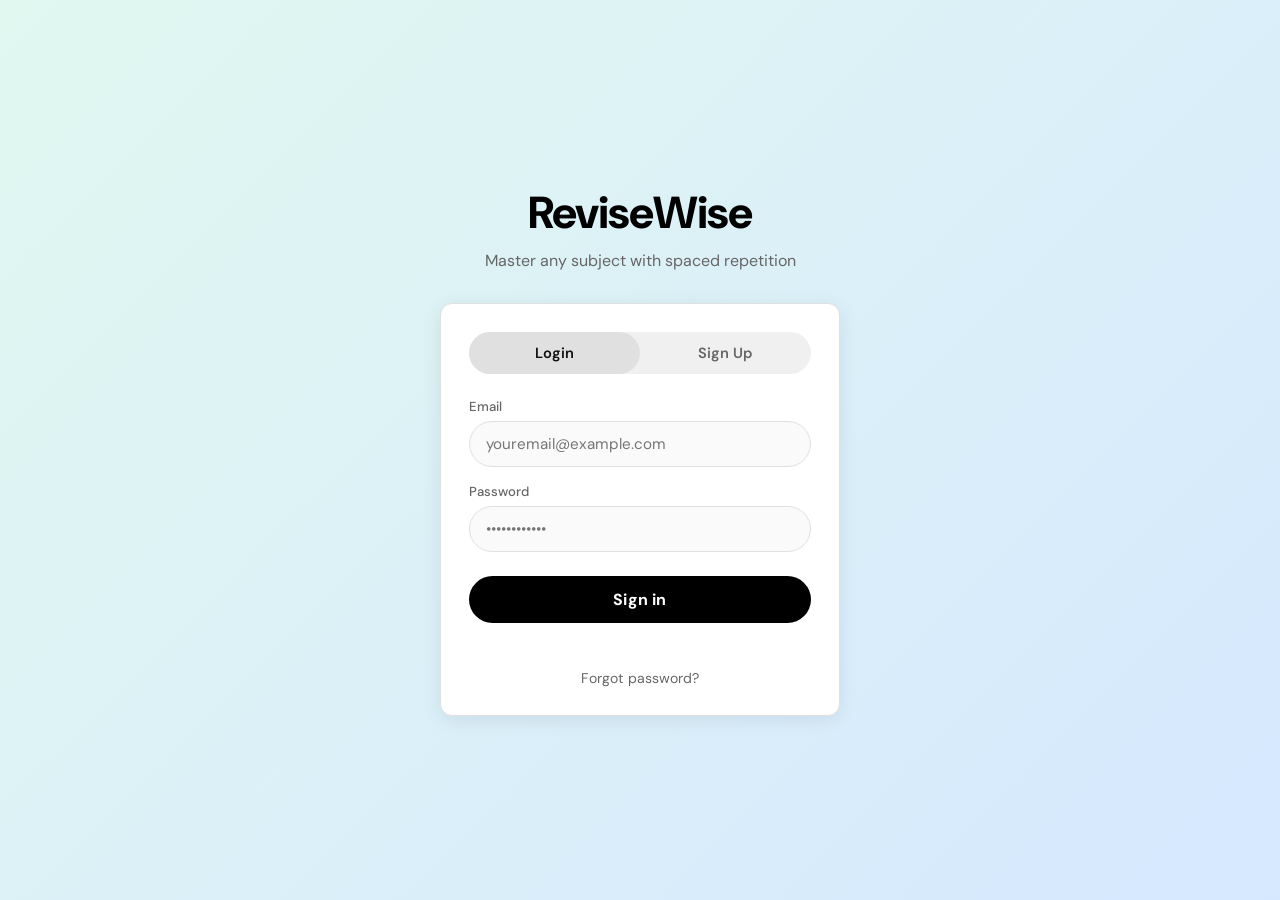
<file: frontend/progress.html>
<!DOCTYPE html>
<html lang="en">
<head>
    <meta charset="UTF-8">
    <meta name="viewport" content="width=device-width, initial-scale=1.0">
    <title>ReviseWise – Progress</title>
    <link rel="preconnect" href="https://fonts.googleapis.com">
    <link href="https://fonts.googleapis.com/css2?family=DM+Sans:wght@400;500;600;700;800&display=swap" rel="stylesheet">
    <style>
        :root {
            --page-start: #e0f8f0;
            --page-end: #d6e8ff;
            --surface: rgba(255, 255, 255, 0.82);
            --surface-strong: rgba(255, 255, 255, 0.94);
            --surface-border: rgba(255, 255, 255, 0.76);
            --border: #d8e2ee;
            --text-primary: #111111;
            --text-secondary: #64707f;
            --accent: #000000;
            --accent-hover: #2a2a2a;
            --accent-text: #ffffff;
            --nav-height: 62px;
            --pill-radius: 999px;
            --card-radius: 24px;
            --panel-radius: 28px;
            --shadow-soft: 0 22px 52px rgba(88, 103, 128, 0.14);
            --shadow-card: 0 18px 38px rgba(98, 114, 138, 0.12);
            --chart-bg-start: #12233b;
            --chart-bg-mid: #173651;
            --chart-bg-end: #144e5f;
            --chart-accent: #7fd0c4;
            --chart-accent-soft: rgba(127, 208, 196, 0.22);
            --chart-accent-bright: #8fc8ff;
            --chart-text: rgba(255, 255, 255, 0.92);
            --chart-muted: rgba(255, 255, 255, 0.68);
            --chart-line-soft: rgba(255, 255, 255, 0.18);
        }

        * { box-sizing: border-box; margin: 0; padding: 0; }

        body {
            font-family: 'DM Sans', system-ui, sans-serif;
            background: linear-gradient(135deg, var(--page-start) 0%, var(--page-end) 100%);
            background-attachment: fixed;
            color: var(--text-primary);
            min-height: 100vh;
            overflow-x: hidden;
            padding: 14px 16px 24px;
        }

        body::before {
            content: "";
            position: fixed;
            inset: 0;
            background:
                radial-gradient(circle at 14% 18%, rgba(255, 255, 255, 0.55) 0, rgba(255, 255, 255, 0) 34%),
                radial-gradient(circle at 88% 12%, rgba(255, 255, 255, 0.34) 0, rgba(255, 255, 255, 0) 28%);
            pointer-events: none;
            z-index: -1;
        }

        .top-nav {
            min-height: var(--nav-height);
            background: var(--surface);
            border: 1px solid var(--surface-border);
            border-radius: var(--panel-radius);
            box-shadow: var(--shadow-soft);
            backdrop-filter: blur(18px);
            -webkit-backdrop-filter: blur(18px);
            display: flex;
            align-items: center;
            gap: 18px;
            padding: 12px 20px;
            z-index: 100;
        }

        .nav-logo {
            font-size: 1.55em;
            font-weight: 800;
            color: var(--text-primary);
            text-decoration: none;
            letter-spacing: -0.04em;
        }

        .nav-avatar {
            width: 38px;
            height: 38px;
            border-radius: 50%;
            background: var(--accent);
            color: var(--accent-text);
            display: flex;
            align-items: center;
            justify-content: center;
            font-size: 0.78em;
            font-weight: 700;
            box-shadow: 0 12px 24px rgba(17, 17, 17, 0.18);
        }

        .top-links {
            display: flex;
            align-items: center;
            gap: 10px;
            margin-left: auto;
        }

        .top-link {
            display: inline-flex;
            align-items: center;
            justify-content: center;
            padding: 10px 16px;
            border-radius: var(--pill-radius);
            border: 1px solid var(--surface-border);
            background: rgba(255, 255, 255, 0.72);
            color: var(--text-secondary);
            font-size: 0.9em;
            font-weight: 700;
            text-decoration: none;
            white-space: nowrap;
            transition: background 0.18s ease, color 0.18s ease, transform 0.18s ease, box-shadow 0.18s ease;
            box-shadow: 0 12px 24px rgba(108, 122, 148, 0.08);
        }

        .top-link:hover {
            background: rgba(255, 255, 255, 0.96);
            color: var(--text-primary);
            transform: translateY(-1px);
        }

        .top-link.active {
            background: var(--accent);
            color: var(--accent-text);
            border-color: var(--accent);
            box-shadow: 0 14px 26px rgba(17, 17, 17, 0.18);
        }

        .main {
            margin-top: 22px;
            padding: 24px 8px 34px 14px;
        }

        .page-intro {
            display: flex;
            justify-content: space-between;
            align-items: flex-start;
            gap: 18px;
            margin-bottom: 26px;
            flex-wrap: wrap;
        }

        .page-title {
            font-size: 2.35rem;
            font-weight: 800;
            letter-spacing: -0.05em;
            margin-bottom: 8px;
        }

        .page-copy {
            color: var(--text-secondary);
            font-size: 0.96rem;
            max-width: 680px;
            line-height: 1.55;
        }

        .period-switch {
            display: flex;
            align-items: center;
            gap: 10px;
            flex-wrap: wrap;
            background: rgba(255, 255, 255, 0.5);
            border: 1px solid var(--surface-border);
            border-radius: var(--pill-radius);
            padding: 7px;
            box-shadow: 0 14px 28px rgba(108, 122, 148, 0.08);
        }

        .period-chip {
            border: none;
            background: transparent;
            color: var(--text-secondary);
            font: inherit;
            font-size: 0.86rem;
            font-weight: 700;
            padding: 10px 14px;
            border-radius: var(--pill-radius);
            cursor: pointer;
            transition: background 0.18s ease, color 0.18s ease, transform 0.18s ease;
        }

        .period-chip:hover {
            background: rgba(255, 255, 255, 0.6);
            color: var(--text-primary);
            transform: translateY(-1px);
        }

        .period-chip.active {
            background: var(--accent);
            color: var(--accent-text);
            box-shadow: 0 14px 24px rgba(17, 17, 17, 0.18);
        }

        .kpi-grid {
            display: grid;
            grid-template-columns: repeat(4, minmax(0, 1fr));
            gap: 18px;
            margin-bottom: 24px;
        }

        .kpi-card {
            background: var(--surface-strong);
            border: 1px solid var(--surface-border);
            border-radius: var(--card-radius);
            padding: 22px 24px;
            box-shadow: var(--shadow-card);
        }

        .kpi-label {
            font-size: 0.86rem;
            color: var(--text-secondary);
            font-weight: 600;
            margin-bottom: 12px;
        }

        .kpi-value {
            font-size: 2.05rem;
            font-weight: 800;
            letter-spacing: -0.05em;
            line-height: 1;
            margin-bottom: 8px;
        }

        .kpi-sub {
            font-size: 0.82rem;
            color: var(--text-secondary);
        }

        .chart-shell {
            position: relative;
            overflow: hidden;
            border-radius: 34px;
            padding: 30px 30px 28px;
            color: var(--chart-text);
            background:
                radial-gradient(circle at 92% 14%, rgba(143, 200, 255, 0.14) 0, rgba(143, 200, 255, 0) 20%),
                linear-gradient(180deg, var(--chart-bg-start) 0%, var(--chart-bg-mid) 54%, var(--chart-bg-end) 100%);
            border: 1px solid rgba(255, 255, 255, 0.08);
            box-shadow: 0 24px 46px rgba(20, 45, 74, 0.2);
            margin-bottom: 26px;
        }

        .chart-shell::before {
            content: "";
            position: absolute;
            inset: 18px;
            border-radius: 28px;
            border: 1px solid rgba(255, 255, 255, 0.08);
            pointer-events: none;
        }

        .chart-header {
            position: relative;
            display: flex;
            justify-content: space-between;
            align-items: flex-start;
            gap: 16px;
            margin-bottom: 20px;
            z-index: 1;
            flex-wrap: wrap;
        }

        .chart-title {
            font-size: 1.55rem;
            font-weight: 800;
            letter-spacing: -0.04em;
            margin-bottom: 8px;
        }

        .chart-copy {
            color: var(--chart-muted);
            font-size: 0.92rem;
            max-width: 520px;
            line-height: 1.55;
        }

        .chart-legend {
            display: inline-flex;
            align-items: center;
            gap: 10px;
            padding: 11px 14px;
            border-radius: var(--pill-radius);
            background: rgba(255, 255, 255, 0.08);
            border: 1px solid rgba(255, 255, 255, 0.1);
            font-size: 0.84rem;
            font-weight: 700;
            color: var(--chart-text);
        }

        .chart-legend::before {
            content: "";
            width: 12px;
            height: 12px;
            border-radius: 999px;
            background: linear-gradient(135deg, #d8f3ff 0%, #7fd0c4 100%);
            box-shadow: 0 0 0 4px rgba(143, 200, 255, 0.12);
        }

        .chart-layout {
            position: relative;
            display: grid;
            grid-template-columns: 84px 1fr;
            gap: 10px;
            align-items: stretch;
            min-height: 334px;
            z-index: 1;
        }

        .y-axis {
            display: flex;
            flex-direction: column;
            justify-content: space-between;
            color: rgba(255, 255, 255, 0.82);
            font-size: 0.88rem;
            padding-top: 28px;
            padding-bottom: 34px;
        }

        .y-axis span {
            display: block;
            opacity: 0.9;
        }

        .chart-area {
            position: relative;
            min-height: 334px;
            padding: 16px 6px 0;
        }

        .chart-svg {
            width: 100%;
            height: 286px;
            display: block;
            overflow: visible;
        }

        .chart-grid-line {
            stroke: var(--chart-line-soft);
            stroke-width: 1;
            stroke-dasharray: 4 8;
        }

        .chart-guide {
            stroke: rgba(255, 255, 255, 0.22);
            stroke-width: 1;
            stroke-dasharray: 3 8;
        }

        .chart-area-fill {
            fill: url(#progress-fill);
            opacity: 0.5;
        }

        .chart-line {
            fill: none;
            stroke: url(#progress-line);
            stroke-width: 4;
            stroke-linecap: round;
            stroke-linejoin: round;
            stroke-dasharray: 1200;
            stroke-dashoffset: 1200;
            animation: chartDraw 1.1s ease forwards;
        }

        .chart-point {
            fill: #ffffff;
            stroke: rgba(127, 208, 196, 0.72);
            stroke-width: 3;
        }

        .axis-line {
            stroke: rgba(255, 255, 255, 0.38);
            stroke-width: 1.4;
        }

        .chart-pills {
            position: absolute;
            inset: 0 6px 44px 6px;
            pointer-events: none;
        }

        .chart-pill {
            position: absolute;
            transform: translate(-50%, -50%);
            background: rgba(15, 36, 56, 0.82);
            color: #ffffff;
            font-size: 0.75rem;
            font-weight: 700;
            line-height: 1;
            padding: 8px 10px;
            border-radius: 12px;
            border: 1px solid rgba(159, 223, 255, 0.16);
            box-shadow: 0 10px 24px rgba(12, 27, 45, 0.16);
            opacity: 0;
            animation: pillIn 0.4s ease forwards;
        }

        .x-axis {
            display: grid;
            grid-template-columns: repeat(5, minmax(0, 1fr));
            gap: 8px;
            margin-left: 84px;
            margin-top: 10px;
            color: rgba(255, 255, 255, 0.82);
            font-size: 0.88rem;
            font-weight: 600;
        }

        .x-axis span {
            text-align: center;
        }

        .insights-grid {
            display: grid;
            grid-template-columns: 1.15fr 0.85fr;
            gap: 18px;
        }

        .insight-card {
            background: var(--surface-strong);
            border: 1px solid var(--surface-border);
            border-radius: var(--card-radius);
            padding: 24px;
            box-shadow: var(--shadow-card);
        }

        .insight-title {
            font-size: 1.12rem;
            font-weight: 800;
            letter-spacing: -0.02em;
            margin-bottom: 8px;
        }

        .insight-copy {
            color: var(--text-secondary);
            font-size: 0.9rem;
            line-height: 1.5;
            margin-bottom: 18px;
        }

        .deck-list {
            display: grid;
            gap: 14px;
        }

        .deck-item {
            display: grid;
            grid-template-columns: minmax(0, 1fr) auto;
            gap: 12px;
            align-items: center;
            padding: 16px 18px;
            border-radius: 20px;
            background: rgba(255, 255, 255, 0.64);
            border: 1px solid rgba(216, 226, 238, 0.92);
        }

        .deck-item-title {
            font-size: 1rem;
            font-weight: 700;
            margin-bottom: 6px;
        }

        .deck-item-meta {
            font-size: 0.83rem;
            color: var(--text-secondary);
            margin-bottom: 12px;
        }

        .mini-progress-row {
            display: flex;
            justify-content: space-between;
            align-items: center;
            font-size: 0.82rem;
            color: var(--text-secondary);
            margin-bottom: 8px;
            font-weight: 600;
        }

        .mini-progress-bar {
            width: 100%;
            height: 9px;
            background: rgba(17, 17, 17, 0.08);
            border-radius: 999px;
            overflow: hidden;
        }

        .mini-progress-fill {
            height: 100%;
            border-radius: 999px;
            background: linear-gradient(90deg, #111111 0%, #79cdd3 100%);
        }

        .deck-meta-pill {
            display: inline-flex;
            align-items: center;
            justify-content: center;
            min-width: 72px;
            padding: 10px 12px;
            border-radius: var(--pill-radius);
            background: linear-gradient(135deg, rgba(17, 17, 17, 0.96) 0%, rgba(20, 67, 86, 0.96) 100%);
            color: #ffffff;
            font-size: 0.82rem;
            font-weight: 700;
        }

        .rhythm-wrap {
            display: flex;
            flex-direction: column;
            gap: 18px;
        }

        .rhythm-bars {
            display: grid;
            grid-template-columns: repeat(7, minmax(0, 1fr));
            gap: 12px;
            align-items: end;
            min-height: 180px;
            padding: 16px 0 4px;
        }

        .rhythm-day {
            display: flex;
            flex-direction: column;
            align-items: center;
            gap: 10px;
        }

        .rhythm-bar-track {
            width: 100%;
            height: 138px;
            border-radius: 999px;
            background: linear-gradient(180deg, rgba(17, 17, 17, 0.04) 0%, rgba(17, 17, 17, 0.1) 100%);
            display: flex;
            align-items: flex-end;
            padding: 6px;
        }

        .rhythm-bar {
            width: 100%;
            border-radius: 999px;
            background: linear-gradient(180deg, #8fc8ff 0%, #79d0c3 55%, #111111 100%);
            box-shadow: 0 14px 24px rgba(63, 128, 172, 0.2);
        }

        .rhythm-day label {
            font-size: 0.78rem;
            color: var(--text-secondary);
            font-weight: 700;
        }

        .rhythm-note {
            display: flex;
            justify-content: space-between;
            align-items: flex-start;
            gap: 14px;
            padding: 16px 18px;
            border-radius: 20px;
            background: rgba(255, 255, 255, 0.64);
            border: 1px solid rgba(216, 226, 238, 0.92);
        }

        .rhythm-note strong {
            display: block;
            font-size: 0.9rem;
            margin-bottom: 4px;
        }

        .rhythm-note span {
            color: var(--text-secondary);
            font-size: 0.84rem;
            line-height: 1.45;
        }

        .rhythm-badge {
            padding: 9px 12px;
            border-radius: var(--pill-radius);
            background: rgba(127, 208, 196, 0.18);
            color: #236775;
            font-size: 0.78rem;
            font-weight: 800;
            white-space: nowrap;
        }

        @keyframes chartDraw {
            to {
                stroke-dashoffset: 0;
            }
        }

        @keyframes pillIn {
            from {
                opacity: 0;
                transform: translate(-50%, -42%) scale(0.94);
            }
            to {
                opacity: 1;
                transform: translate(-50%, -50%) scale(1);
            }
        }

        @media (max-width: 1100px) {
            .kpi-grid,
            .insights-grid {
                grid-template-columns: repeat(2, minmax(0, 1fr));
            }
        }

        @media (max-width: 960px) {
            .top-nav {
                flex-wrap: wrap;
                justify-content: center;
            }

            .top-links {
                width: 100%;
                justify-content: center;
                margin-left: 0;
                flex-wrap: wrap;
            }

            .page-intro {
                flex-direction: column;
                align-items: stretch;
            }

            .period-switch {
                width: fit-content;
            }

            .chart-layout {
                grid-template-columns: 64px 1fr;
            }

            .x-axis {
                margin-left: 64px;
            }
        }

        @media (max-width: 780px) {
            body {
                padding: 12px 12px 22px;
            }

            .main {
                padding: 20px 0 26px;
            }

            .kpi-grid,
            .insights-grid {
                grid-template-columns: 1fr;
            }

            .chart-shell {
                padding: 24px 18px 24px;
            }

            .chart-layout {
                grid-template-columns: 1fr;
                gap: 12px;
            }

            .y-axis {
                display: none;
            }

            .chart-area {
                padding: 12px 0 0;
            }

            .chart-pills {
                inset: 0 0 52px 0;
            }

            .x-axis {
                margin-left: 0;
                gap: 4px;
                font-size: 0.75rem;
            }

            .rhythm-bars {
                gap: 10px;
            }

            .rhythm-bar-track {
                height: 120px;
            }
        }

        @media (max-width: 560px) {
            .page-title {
                font-size: 1.95rem;
            }

            .period-switch {
                width: 100%;
                justify-content: space-between;
            }

            .period-chip {
                flex: 1 1 calc(50% - 8px);
            }

            .chart-header {
                flex-direction: column;
                align-items: stretch;
            }

            .chart-legend {
                width: fit-content;
            }

            .deck-item,
            .rhythm-note {
                grid-template-columns: 1fr;
            }

            .deck-meta-pill {
                justify-self: flex-start;
            }
        }

        .avatar-wrapper { position: relative; }
        .avatar-dropdown {
            display: none;
            position: absolute;
            top: calc(100% + 10px);
            right: 0;
            background: #fff;
            border: 1px solid #e0e0e0;
            border-radius: 10px;
            box-shadow: 0 8px 24px rgba(0,0,0,0.12);
            min-width: 160px;
            z-index: 999;
            overflow: hidden;
        }
        .avatar-dropdown.open { display: block; }
        .avatar-dropdown a, .avatar-dropdown button {
            display: flex; align-items: center; gap: 10px;
            width: 100%; padding: 12px 16px;
            font-size: 0.88em; font-weight: 500; color: #111;
            text-decoration: none; background: none; border: none;
            cursor: pointer; font-family: inherit; text-align: left;
            transition: background 0.12s;
        }
        .avatar-dropdown a:hover, .avatar-dropdown button:hover { background: #f5f5f5; }
        .avatar-dropdown button.danger { color: #dc3545; }
        .avatar-dropdown button.danger:hover { background: #fff5f5; }
        .avatar-dropdown svg {
            width: 15px; height: 15px; stroke: currentColor; fill: none;
            stroke-width: 2; stroke-linecap: round; stroke-linejoin: round; flex-shrink: 0;
        }
        .dropdown-divider { height: 1px; background: #f0f0f0; margin: 4px 0; }
    </style>
</head>
<body>

    <nav class="top-nav">
        <a href="dashboard.html" class="nav-logo">ReviseWise</a>
        <div class="top-links">
            <a href="dashboard.html" class="top-link">Dashboard</a>
            <a href="my_decks.html" class="top-link">My Decks</a>
            <a href="#" class="top-link">Community</a>
            <a href="progress.html" class="top-link active">Progress</a>
        </div>
        <div class="avatar-wrapper" id="avatar-wrapper">
            <div class="nav-avatar" id="user-initials" onclick="document.getElementById('avatar-dropdown').classList.toggle('open');event.stopPropagation();">JD</div>
            <div class="avatar-dropdown" id="avatar-dropdown" onclick="event.stopPropagation();">
                <a href="settings.html">
                    <svg viewBox="0 0 24 24"><path d="M20 21v-2a4 4 0 0 0-4-4H8a4 4 0 0 0-4 4v2"/><circle cx="12" cy="7" r="4"/></svg>
                    Settings
                </a>
                <div class="dropdown-divider"></div>
                <button class="danger" onclick="localStorage.removeItem('token');localStorage.removeItem('userInitials');window.location.href='index.html';">
                    <svg viewBox="0 0 24 24"><path d="M9 21H5a2 2 0 0 1-2-2V5a2 2 0 0 1 2-2h4"/><polyline points="16 17 21 12 16 7"/><line x1="21" y1="12" x2="9" y2="12"/></svg>
                    Log out
                </button>
            </div>
        </div>
    </nav>

    <main class="main">
        <section class="page-intro">
            <div>
                <h1 class="page-title">Progress</h1>
                <p class="page-copy">Track how your revision is moving over time, spot your largest decks, and see when your study rhythm is at its best.</p>
            </div>
            <div class="period-switch" aria-label="Period selector">
                <button class="period-chip" type="button" data-period="7d">7 days</button>
                <button class="period-chip active" type="button" data-period="30d">30 days</button>
                <button class="period-chip" type="button" data-period="90d">90 days</button>
                <button class="period-chip" type="button" data-period="all">All time</button>
            </div>
        </section>

        <section class="kpi-grid">
            <article class="kpi-card">
                <div class="kpi-label">Current streak</div>
                <div class="kpi-value" id="kpi-streak">—</div>
                <div class="kpi-sub">Active study days in a row</div>
            </article>
            <article class="kpi-card">
                <div class="kpi-label">Cards reviewed</div>
                <div class="kpi-value" id="kpi-reviewed">—</div>
                <div class="kpi-sub" id="kpi-reviewed-sub">Across the last 30 days</div>
            </article>
            <article class="kpi-card">
                <div class="kpi-label">Study sessions</div>
                <div class="kpi-value" id="kpi-sessions">—</div>
                <div class="kpi-sub" id="kpi-sessions-sub">Days you revised in this range</div>
            </article>
            <article class="kpi-card">
                <div class="kpi-label">Decks studied</div>
                <div class="kpi-value" id="kpi-decks">—</div>
                <div class="kpi-sub" id="kpi-decks-sub">Decks you touched in this range</div>
            </article>
        </section>

        <section class="chart-shell">
            <div class="chart-header">
                <div>
                    <h2 class="chart-title">Study momentum</h2>
                    <p class="chart-copy" id="chart-copy">A month view of your revision activity, grouped into weekly checkpoints so it is easy to scan at a glance during the demo.</p>
                </div>
                <div class="chart-legend">Cards reviewed</div>
            </div>

            <div class="chart-layout">
                <div class="y-axis" id="y-axis-labels"></div>
                <div>
                    <div class="chart-area">
                        <svg class="chart-svg" id="analytics-chart" viewBox="0 0 780 300" preserveAspectRatio="none" aria-label="Cards reviewed chart">
                            <defs>
                                <linearGradient id="progress-line" x1="0%" y1="0%" x2="100%" y2="0%">
                                    <stop offset="0%" stop-color="#d8f3ff"></stop>
                                    <stop offset="55%" stop-color="#8fc8ff"></stop>
                                    <stop offset="100%" stop-color="#7fd0c4"></stop>
                                </linearGradient>
                                <linearGradient id="progress-fill" x1="0%" y1="0%" x2="0%" y2="100%">
                                    <stop offset="0%" stop-color="rgba(143, 200, 255, 0.34)"></stop>
                                    <stop offset="100%" stop-color="rgba(127, 208, 196, 0.02)"></stop>
                                </linearGradient>
                            </defs>
                            <g id="chart-grid"></g>
                            <path class="chart-area-fill" id="area-path"></path>
                            <path class="chart-line" id="line-path"></path>
                            <g id="chart-points"></g>
                            <line class="axis-line" x1="0" y1="270" x2="780" y2="270"></line>
                        </svg>
                        <div class="chart-pills" id="chart-pills"></div>
                    </div>
                    <div class="x-axis" id="x-axis-labels"></div>
                </div>
            </div>
        </section>

        <section class="insights-grid">
            <article class="insight-card">
                <h3 class="insight-title">Your decks</h3>
                <p class="insight-copy">A quick view of the decks in your library, sized by how many cards each one holds.</p>
                <div class="deck-list" id="deck-performance-list"></div>
            </article>

            <article class="insight-card">
                <h3 class="insight-title">Study rhythm</h3>
                <p class="insight-copy">A simple view of when you tend to put the most revision time in over a typical week.</p>
                <div class="rhythm-wrap">
                    <div class="rhythm-bars" id="rhythm-bars"></div>
                    <div class="rhythm-note">
                        <div>
                            <strong>Most active on Tuesday and Thursday</strong>
                            <span>Your strongest study windows land midweek, which is a good place to schedule heavier review sessions.</span>
                        </div>
                        <div class="rhythm-badge">4 sessions/week</div>
                    </div>
                </div>
            </article>
        </section>
    </main>

    <script>
        // Match the API_BASE pattern used by dashboard.html / my_decks.html
        const API_BASE = window.location.hostname === 'localhost' || window.location.hostname === '127.0.0.1'
            ? 'http://localhost:8000'
            : 'https://comp208-group-23-project-production.up.railway.app';

        const initials = localStorage.getItem('userInitials') || 'JD';
        document.getElementById('user-initials').innerText = initials;

        function authHeaders() {
            const token = localStorage.getItem('token');
            return {
                'Content-Type': 'application/json',
                'Accept': 'application/json',
                ...(token ? { 'Authorization': `Bearer ${token}` } : {})
            };
        }

        function requireAuth() {
            if (!localStorage.getItem('token')) {
                window.location.href = 'index.html';
                return false;
            }
            return true;
        }

        // ----- Config -----

        const WEEKDAY_LABELS = ['Mon', 'Tue', 'Wed', 'Thu', 'Fri', 'Sat', 'Sun'];

        const PERIOD_CONFIG = {
            '7d':  { days: 7,   reviewedSub: 'Across the last 7 days',  sessionsSub: 'Days you revised this week',       decksSub: 'In your library',  chartCopy: 'A closer look at the last week so you can see the day-to-day pace of your revision.' },
            '30d': { days: 30,  reviewedSub: 'Across the last 30 days', sessionsSub: 'Active revision days this month',  decksSub: 'In your library',  chartCopy: 'A 30-day view of your revision activity, grouped into weekly checkpoints so it is easy to scan at a glance.' },
            '90d': { days: 90,  reviewedSub: 'Across the last 90 days', sessionsSub: 'Active revision days this quarter', decksSub: 'In your library', chartCopy: 'A wider quarterly trend so you can see whether your study pace has stayed consistent over the term.' },
            'all': { days: 365, reviewedSub: 'Across the last year',    sessionsSub: 'Tracked revision days overall',    decksSub: 'In your library',  chartCopy: 'A long-range view that smooths your revision into broader checkpoints so the longer trend is easy to read.' }
        };

        // Per-period cache so switching tabs is instant after first fetch
        const cache = {
            totals: null,
            daily: {},
            decks: null
        };

        // ----- API -----

        async function fetchTotals() {
            if (cache.totals) return cache.totals;
            const res = await fetch(`${API_BASE}/analytics/total`, { headers: authHeaders() });
            if (res.status === 401) { window.location.href = 'index.html'; return null; }
            if (!res.ok) throw new Error(`Failed to load totals (${res.status})`);
            cache.totals = await res.json();
            return cache.totals;
        }

        async function fetchDaily(periodKey) {
            if (cache.daily[periodKey]) return cache.daily[periodKey];
            const days = PERIOD_CONFIG[periodKey].days;
            const res = await fetch(`${API_BASE}/analytics/daily?days=${days}`, { headers: authHeaders() });
            if (res.status === 401) { window.location.href = 'index.html'; return null; }
            if (!res.ok) throw new Error(`Failed to load daily analytics (${res.status})`);
            cache.daily[periodKey] = await res.json();
            return cache.daily[periodKey];
        }

        async function fetchDecks() {
            if (cache.decks) return cache.decks;
            const res = await fetch(`${API_BASE}/decks/`, { headers: authHeaders() });
            if (res.status === 401) { window.location.href = 'index.html'; return null; }
            if (!res.ok) return [];
            const decks = await res.json();
            // Fetch card counts in parallel, same approach as dashboard.html
            cache.decks = await Promise.all(decks.map(async (deck) => {
                try {
                    const cr = await fetch(`${API_BASE}/decks/${deck.id}/cards`, { headers: authHeaders() });
                    const cards = cr.ok ? await cr.json() : [];
                    return { ...deck, cards_count: cards.length };
                } catch {
                    return { ...deck, cards_count: 0 };
                }
            }));
            return cache.decks;
        }

        // ----- Derived metrics from daily data -----

        function totalReviewedInPeriod(daily) {
            return daily.reduce((sum, d) => sum + d.cards_reviewed, 0);
        }

        // A "session" = a day with at least one reviewed card
        function studySessionsInPeriod(daily) {
            return daily.filter(d => d.cards_reviewed > 0).length;
        }

        // Aggregate reviewed cards by weekday across the period
        function studyRhythmFromDaily(daily) {
            const totals = [0, 0, 0, 0, 0, 0, 0];
            daily.forEach(d => {
                // Backend stores dates in UTC, parse as UTC so weekday is consistent
                const date = new Date(d.date + 'T00:00:00Z');
                // getUTCDay(): Sunday=0..Saturday=6, convert to Mon=0..Sun=6
                const dayIndex = (date.getUTCDay() + 6) % 7;
                totals[dayIndex] += d.cards_reviewed;
            });
            const max = Math.max(...totals, 1);
            return totals.map((value, i) => ({
                label: WEEKDAY_LABELS[i],
                value: Math.round((value / max) * 100), // bar height 0-100
                raw: value
            }));
        }

        function describeRhythm(rhythm) {
            const sorted = rhythm.map((d, i) => ({ ...d, i }))
                .filter(d => d.raw > 0)
                .sort((a, b) => b.raw - a.raw);
            const activeDays = sorted.length;

            if (activeDays === 0) {
                return {
                    headline: 'No activity yet',
                    sub: 'Once you start reviewing, your most active study days will show up here.',
                    badge: '0 active days'
                };
            }
            if (activeDays === 1) {
                return {
                    headline: `Most active on ${WEEKDAY_LABELS[sorted[0].i]}`,
                    sub: 'This is your strongest study day in the current window.',
                    badge: `${sorted[0].raw} cards`
                };
            }
            const a = WEEKDAY_LABELS[sorted[0].i];
            const b = WEEKDAY_LABELS[sorted[1].i];
            return {
                headline: `Most active on ${a} and ${b}`,
                sub: 'These are your strongest study windows in the current view.',
                badge: `${activeDays} active day${activeDays === 1 ? '' : 's'}/week`
            };
        }

        // ----- Chart helpers (unchanged behaviour) -----

        function formatShortDate(dateString, options) {
            return new Date(dateString + 'T00:00:00Z').toLocaleDateString('en-GB', { ...options, timeZone: 'UTC' });
        }

        function bucketSeries(dailySeries, bucketCount, labelBuilder) {
            const bucketSize = Math.ceil(dailySeries.length / bucketCount);
            const points = [];
            for (let index = 0; index < bucketCount; index += 1) {
                const slice = dailySeries.slice(index * bucketSize, (index + 1) * bucketSize);
                if (!slice.length) continue;
                points.push({
                    label: labelBuilder(slice, index),
                    value: slice.reduce((sum, item) => sum + item.cards_reviewed, 0)
                });
            }
            return points;
        }

        function buildChartPoints(periodKey, dailySeries) {
            if (!dailySeries.length) return [];
            if (periodKey === '7d') {
                return dailySeries.map(item => ({
                    label: formatShortDate(item.date, { weekday: 'short' }),
                    value: item.cards_reviewed
                }));
            }
            if (periodKey === '30d') {
                return bucketSeries(dailySeries, 5, (_, index) => `Week ${index + 1}`);
            }
            if (periodKey === '90d') {
                return bucketSeries(dailySeries, 6, (slice) => formatShortDate(slice[0].date, { month: 'short', day: 'numeric' }));
            }
            return bucketSeries(dailySeries, 6, (slice) => formatShortDate(slice[0].date, { month: 'short' }));
        }

        function buildLinePath(points) {
            if (!points.length) return '';
            return points.map((point, index) => (
                `${index === 0 ? 'M' : 'L'} ${point.x} ${point.y}`
            )).join(' ');
        }

        function renderChart(points, periodKey) {
            const width = 780;
            const height = 300;
            const baseY = 270;
            const topY = 18;
            const chartHeight = baseY - topY;
            const leftPadding = 28;
            const rightPadding = 28;
            const usableWidth = width - leftPadding - rightPadding;
            const maxValue = points.length ? Math.max(...points.map(point => point.value)) : 0;
            // Floor of 20 so an empty/zero chart still has a sensible y-axis
            const roundedMax = Math.max(20, Math.ceil((maxValue + 8) / 20) * 20);

            const coordinates = points.map((point, index) => {
                const x = points.length === 1
                    ? width / 2
                    : leftPadding + (index / (points.length - 1)) * usableWidth;
                const y = baseY - (point.value / roundedMax) * chartHeight;
                return { ...point, x, y };
            });

            const linePath = buildLinePath(coordinates);
            const areaPath = coordinates.length
                ? `${linePath} L ${coordinates[coordinates.length - 1].x} ${baseY} L ${coordinates[0].x} ${baseY} Z`
                : '';

            document.getElementById('line-path').setAttribute('d', linePath);
            document.getElementById('area-path').setAttribute('d', areaPath);

            const gridGroup = document.getElementById('chart-grid');
            const pointGroup = document.getElementById('chart-points');
            const pillLayer = document.getElementById('chart-pills');
            const xAxis = document.getElementById('x-axis-labels');
            const yAxis = document.getElementById('y-axis-labels');

            const yTicks = [roundedMax, Math.round(roundedMax * 0.66), Math.round(roundedMax * 0.33), 0];
            const horizontalGuides = [roundedMax, roundedMax * 0.66, roundedMax * 0.33].map(value => {
                const y = baseY - (value / roundedMax) * chartHeight;
                return `<line class="chart-grid-line" x1="0" y1="${y}" x2="${width}" y2="${y}"></line>`;
            }).join('');

            const verticalGuides = coordinates.map(point => (
                `<line class="chart-guide" x1="${point.x}" y1="24" x2="${point.x}" y2="${baseY}"></line>`
            )).join('');

            gridGroup.innerHTML = horizontalGuides + verticalGuides;
            pointGroup.innerHTML = coordinates.map(point => (
                `<circle class="chart-point" cx="${point.x}" cy="${point.y}" r="4.2"></circle>`
            )).join('');

            pillLayer.innerHTML = coordinates.map((point, index) => {
                const showLabel = periodKey === '7d' ? (index % 2 === 0 || index === coordinates.length - 1) : true;
                if (!showLabel) return '';
                return `<div class="chart-pill" style="left:${(point.x / width) * 100}%; top:${(point.y / height) * 100}%; animation-delay:${0.06 + (index * 0.08)}s">${point.value} cards</div>`;
            }).join('');

            xAxis.style.gridTemplateColumns = `repeat(${points.length || 1}, minmax(0, 1fr))`;
            xAxis.innerHTML = points.map(point => `<span>${point.label}</span>`).join('');
            yAxis.innerHTML = yTicks.map(value => `<span>${value}</span>`).join('');
        }

        // ----- Renderers -----

        function escapeHtml(str) {
            return String(str ?? '').replace(/[&<>"']/g, ch => (
                { '&': '&amp;', '<': '&lt;', '>': '&gt;', '"': '&quot;', "'": '&#39;' }[ch]
            ));
        }

        function renderKpis({ streak, reviewed, sessions, decksCount, copy }) {
            document.getElementById('kpi-streak').innerText = `${streak} day${streak === 1 ? '' : 's'}`;
            document.getElementById('kpi-reviewed').innerText = reviewed;
            document.getElementById('kpi-sessions').innerText = sessions;
            document.getElementById('kpi-decks').innerText = decksCount;
            document.getElementById('kpi-reviewed-sub').innerText = copy.reviewedSub;
            document.getElementById('kpi-sessions-sub').innerText = copy.sessionsSub;
            document.getElementById('kpi-decks-sub').innerText = copy.decksSub;
            document.getElementById('chart-copy').innerText = copy.chartCopy;
        }

        function renderDecksInsight(decks) {
            const list = document.getElementById('deck-performance-list');
            if (!decks || decks.length === 0) {
                list.innerHTML = `<p style="color: var(--text-secondary); font-size: 0.92em;">You have not created any decks yet. Once you do, they will appear here.</p>`;
                return;
            }
            // Top 5 by card count, with a relative-size bar so the visual is honest
            const top = [...decks].sort((a, b) => b.cards_count - a.cards_count).slice(0, 5);
            const maxCards = Math.max(...top.map(d => d.cards_count), 1);
            list.innerHTML = top.map(deck => {
                const fillPct = Math.round((deck.cards_count / maxCards) * 100);
                return `
                    <div class="deck-item">
                        <div>
                            <div class="deck-item-title">${escapeHtml(deck.title)}</div>
                            <div class="deck-item-meta">${deck.cards_count} card${deck.cards_count === 1 ? '' : 's'} in deck</div>
                            <div class="mini-progress-row">
                                <span>Relative size</span>
                                <span>${deck.cards_count} / ${maxCards}</span>
                            </div>
                            <div class="mini-progress-bar">
                                <div class="mini-progress-fill" style="width:${fillPct}%"></div>
                            </div>
                        </div>
                        <div class="deck-meta-pill">${deck.cards_count} cards</div>
                    </div>
                `;
            }).join('');
        }

        function renderRhythm(rhythm) {
            const rhythmBars = document.getElementById('rhythm-bars');
            // Minimum visible height of 4% so empty days still show a stub bar
            rhythmBars.innerHTML = rhythm.map(day => `
                <div class="rhythm-day">
                    <div class="rhythm-bar-track">
                        <div class="rhythm-bar" style="height:${Math.max(4, day.value)}%"></div>
                    </div>
                    <label>${day.label}</label>
                </div>
            `).join('');

            const note = describeRhythm(rhythm);
            const noteEl = document.querySelector('.rhythm-note');
            if (noteEl) {
                noteEl.innerHTML = `
                    <div>
                        <strong>${escapeHtml(note.headline)}</strong>
                        <span>${escapeHtml(note.sub)}</span>
                    </div>
                    <div class="rhythm-badge">${escapeHtml(note.badge)}</div>
                `;
            }
        }

        // ----- Period switch + init -----

        async function setActivePeriod(periodKey) {
            document.querySelectorAll('.period-chip').forEach(button => {
                button.classList.toggle('active', button.dataset.period === periodKey);
            });

            try {
                const [totals, daily, decks] = await Promise.all([
                    fetchTotals(),
                    fetchDaily(periodKey),
                    fetchDecks()
                ]);
                if (!totals || !daily) return; // 401 already redirected

                const config = PERIOD_CONFIG[periodKey];
                renderKpis({
                    streak: totals.current_streak_days ?? 0,
                    reviewed: totalReviewedInPeriod(daily),
                    sessions: studySessionsInPeriod(daily),
                    decksCount: decks ? decks.length : 0,
                    copy: config
                });

                renderChart(buildChartPoints(periodKey, daily), periodKey);
                renderRhythm(studyRhythmFromDaily(daily));
            } catch (err) {
                console.error('Failed to load analytics', err);
            }
        }

        async function init() {
            if (!requireAuth()) return;

            document.querySelectorAll('.period-chip').forEach(button => {
                button.addEventListener('click', () => setActivePeriod(button.dataset.period));
            });

            // Decks list is period-independent, render once
            fetchDecks().then(decks => {
                if (decks) renderDecksInsight(decks);
            }).catch(err => console.error('Failed to load decks', err));

            await setActivePeriod('30d');
        }

        document.addEventListener('click', () => {
            const dd = document.getElementById('avatar-dropdown');
            if (dd) dd.classList.remove('open');
        });

        init();
    </script>
</body>
</html>
</file>
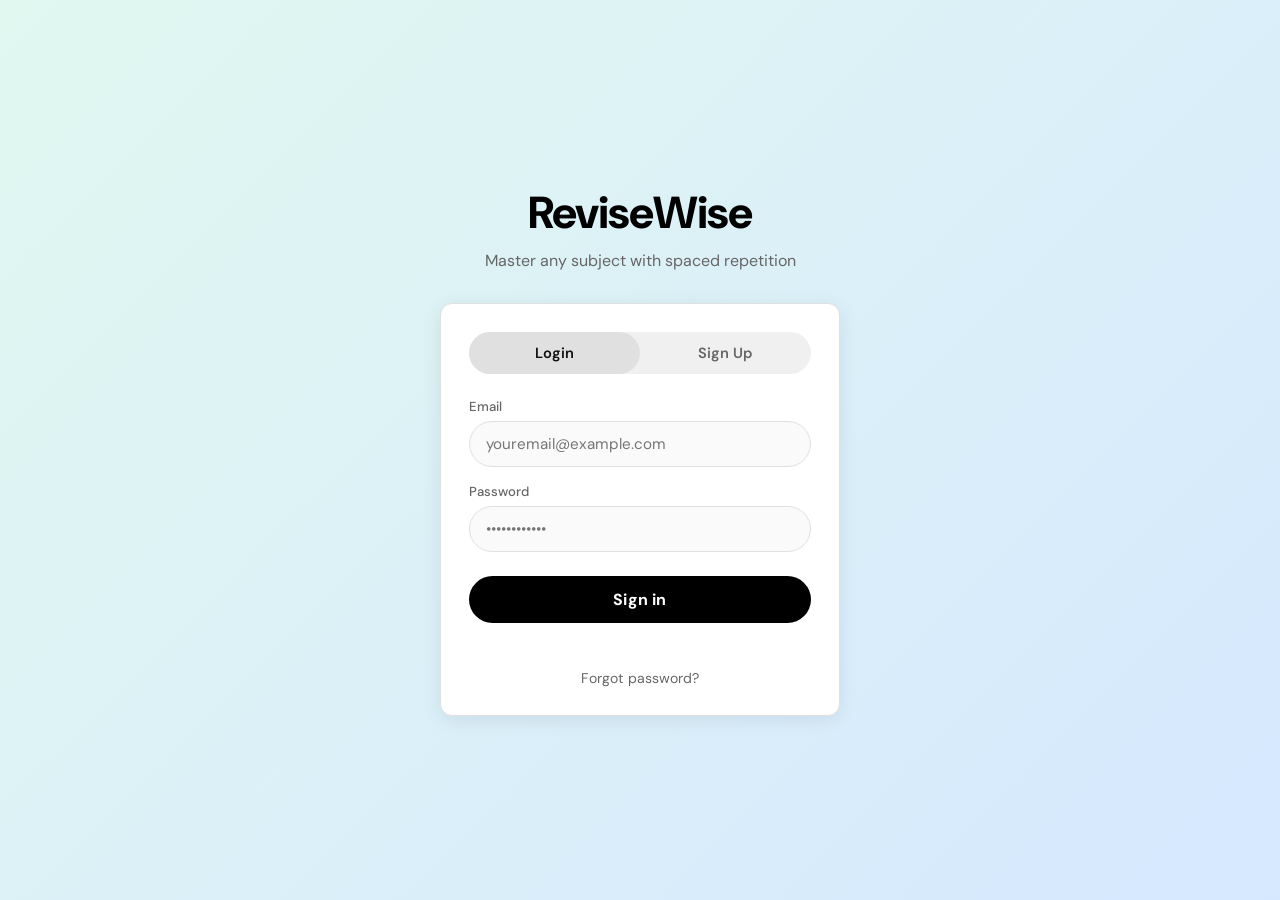
<file: frontend/settings.html>
<!DOCTYPE html>
<html lang="en">
<head>
    <meta charset="UTF-8">
    <meta name="viewport" content="width=device-width, initial-scale=1.0">
    <title>ReviseWise - Settings</title>
    <link rel="preconnect" href="https://fonts.googleapis.com">
    <link href="https://fonts.googleapis.com/css2?family=DM+Sans:wght@400;500;600;700;800&display=swap" rel="stylesheet">
    <style>
        :root {
            --page-start: #e0f8f0;
            --page-end: #d6e8ff;
            --surface: rgba(255, 255, 255, 0.82);
            --surface-strong: rgba(255, 255, 255, 0.94);
            --surface-border: rgba(255, 255, 255, 0.76);
            --border: #d8e2ee;
            --text-primary: #111111;
            --text-secondary: #64707f;
            --accent: #000000;
            --accent-hover: #2a2a2a;
            --accent-text: #ffffff;
            --danger: #dc3545;
            --pill-radius: 999px;
            --card-radius: 24px;
            --panel-radius: 28px;
            --shadow-soft: 0 22px 52px rgba(88, 103, 128, 0.14);
            --shadow-card: 0 18px 38px rgba(98, 114, 138, 0.12);
        }

        * { box-sizing: border-box; margin: 0; padding: 0; }

        body {
            font-family: 'DM Sans', system-ui, sans-serif;
            background: linear-gradient(135deg, var(--page-start) 0%, var(--page-end) 100%);
            background-attachment: fixed;
            color: var(--text-primary);
            min-height: 100vh;
            overflow-x: hidden;
            padding: 14px 16px 24px;
        }

        body::before {
            content: "";
            position: fixed;
            inset: 0;
            background:
                radial-gradient(circle at 14% 18%, rgba(255, 255, 255, 0.55) 0, rgba(255, 255, 255, 0) 34%),
                radial-gradient(circle at 88% 12%, rgba(255, 255, 255, 0.34) 0, rgba(255, 255, 255, 0) 28%);
            pointer-events: none;
            z-index: -1;
        }

        .top-nav {
            min-height: 62px;
            background: var(--surface);
            border: 1px solid var(--surface-border);
            border-radius: var(--panel-radius);
            box-shadow: var(--shadow-soft);
            backdrop-filter: blur(18px);
            -webkit-backdrop-filter: blur(18px);
            display: flex;
            align-items: center;
            gap: 18px;
            padding: 12px 20px;
            z-index: 100;
        }

        .nav-logo {
            font-size: 1.55em;
            font-weight: 800;
            color: var(--text-primary);
            text-decoration: none;
            letter-spacing: -0.04em;
        }

        .top-links {
            display: flex;
            align-items: center;
            gap: 10px;
            margin-left: auto;
        }

        .top-link {
            display: inline-flex;
            align-items: center;
            justify-content: center;
            padding: 10px 16px;
            border-radius: var(--pill-radius);
            border: 1px solid var(--surface-border);
            background: rgba(255, 255, 255, 0.72);
            color: var(--text-secondary);
            font-size: 0.9em;
            font-weight: 700;
            text-decoration: none;
            white-space: nowrap;
            transition: background 0.18s ease, color 0.18s ease, transform 0.18s ease, box-shadow 0.18s ease;
            box-shadow: 0 12px 24px rgba(108, 122, 148, 0.08);
        }

        .top-link:hover {
            background: rgba(255, 255, 255, 0.96);
            color: var(--text-primary);
            transform: translateY(-1px);
        }

        .top-link.active {
            background: var(--accent);
            color: var(--accent-text);
            border-color: var(--accent);
            box-shadow: 0 14px 26px rgba(17, 17, 17, 0.18);
        }

        .nav-avatar {
            width: 38px;
            height: 38px;
            border-radius: 50%;
            background: var(--accent);
            color: var(--accent-text);
            display: flex;
            align-items: center;
            justify-content: center;
            font-size: 0.78em;
            font-weight: 700;
            box-shadow: 0 12px 24px rgba(17, 17, 17, 0.18);
        }

        .main {
            margin-top: 22px;
            padding: 22px 8px 30px 14px;
        }

        .page-intro {
            max-width: 780px;
            margin-bottom: 24px;
        }

        .page-title {
            font-size: 2.35rem;
            font-weight: 800;
            letter-spacing: -0.05em;
            margin-bottom: 8px;
        }

        .page-copy {
            color: var(--text-secondary);
            font-size: 0.96rem;
            line-height: 1.55;
        }

        .settings-shell {
            display: grid;
            grid-template-columns: minmax(0, 1.35fr) minmax(260px, 0.65fr);
            gap: 18px;
            align-items: start;
        }

        .settings-card,
        .preview-card {
            background: var(--surface-strong);
            border: 1px solid var(--surface-border);
            border-radius: var(--card-radius);
            box-shadow: var(--shadow-card);
            padding: 24px;
        }

        .card-title {
            font-size: 1.25rem;
            font-weight: 800;
            letter-spacing: -0.03em;
            margin-bottom: 8px;
        }

        .card-copy {
            color: var(--text-secondary);
            font-size: 0.92rem;
            line-height: 1.5;
            margin-bottom: 20px;
        }

        .timing-list {
            display: grid;
            gap: 14px;
        }

        .timing-row {
            display: grid;
            grid-template-columns: 1fr 110px 140px;
            gap: 12px;
            align-items: center;
            padding: 14px;
            border: 1px solid var(--border);
            border-radius: 20px;
            background: rgba(255, 255, 255, 0.58);
        }

        .timing-name {
            font-weight: 800;
            letter-spacing: -0.02em;
        }

        .timing-help {
            margin-top: 4px;
            color: var(--text-secondary);
            font-size: 0.82rem;
        }

        input,
        select {
            width: 100%;
            border: 1px solid var(--border);
            border-radius: var(--pill-radius);
            background: #fff;
            padding: 12px 14px;
            font: inherit;
            font-weight: 700;
            color: var(--text-primary);
            outline: none;
        }

        input:focus,
        select:focus {
            border-color: rgba(17, 17, 17, 0.42);
            box-shadow: 0 0 0 4px rgba(17, 17, 17, 0.06);
        }

        .actions {
            display: flex;
            gap: 12px;
            flex-wrap: wrap;
            margin-top: 20px;
        }

        .btn {
            display: inline-flex;
            align-items: center;
            justify-content: center;
            border: none;
            border-radius: var(--pill-radius);
            padding: 13px 20px;
            font: inherit;
            font-weight: 800;
            cursor: pointer;
            background: rgba(255, 255, 255, 0.75);
            color: var(--text-primary);
            box-shadow: 0 12px 24px rgba(108, 122, 148, 0.1);
            transition: transform 0.18s ease, background 0.18s ease, box-shadow 0.18s ease;
        }

        .btn:hover {
            transform: translateY(-1px);
            background: #fff;
        }

        .btn-primary {
            background: var(--accent);
            color: var(--accent-text);
            box-shadow: 0 16px 28px rgba(17, 17, 17, 0.2);
        }

        .btn-primary:hover { background: var(--accent-hover); }

        .message {
            min-height: 22px;
            margin-top: 14px;
            font-size: 0.9rem;
            font-weight: 700;
        }

        .message.ok { color: #087f5b; }
        .message.err { color: var(--danger); }

        .preview-list {
            display: grid;
            gap: 12px;
        }

        .preview-item {
            display: flex;
            justify-content: space-between;
            gap: 12px;
            align-items: center;
            padding: 13px 0;
            border-bottom: 1px solid var(--border);
        }

        .preview-item:last-child { border-bottom: none; }

        .preview-name {
            font-weight: 800;
        }

        .preview-delay {
            color: var(--text-secondary);
            font-weight: 700;
            white-space: nowrap;
        }

        .note-box {
            margin-top: 18px;
            border-radius: 20px;
            padding: 16px;
            background: rgba(255, 255, 255, 0.56);
            color: var(--text-secondary);
            font-size: 0.88rem;
            line-height: 1.45;
            border: 1px solid var(--surface-border);
        }

        @media (max-width: 900px) {
            .settings-shell { grid-template-columns: 1fr; }

            .top-nav {
                align-items: flex-start;
                flex-wrap: wrap;
            }

            .top-links {
                order: 3;
                width: 100%;
                margin-left: 0;
                overflow-x: auto;
                padding-bottom: 2px;
            }
        }

        @media (max-width: 640px) {
            body { padding: 10px; }
            .main { padding: 12px 0 24px; }
            .timing-row { grid-template-columns: 1fr; }
            .actions { flex-direction: column; }
            .btn { width: 100%; }
        }
    </style>
</head>
<body>
    <nav class="top-nav">
        <a href="dashboard.html" class="nav-logo">ReviseWise</a>
        <div class="top-links">
            <a href="dashboard.html" class="top-link">Dashboard</a>
            <a href="my_decks.html" class="top-link">My Decks</a>
            <a href="#" class="top-link">Community</a>
            <a href="progress.html" class="top-link">Progress</a>
            <a href="settings.html" class="top-link active">Settings</a>
        </div>
        <div class="nav-avatar" id="user-initials">JD</div>
    </nav>

    <main class="main">
        <section class="page-intro">
            <h1 class="page-title">Settings</h1>
            <p class="page-copy">Choose how soon cards should come back after each study rating. This keeps the study session flexible without changing the shared database schema.</p>
        </section>

        <section class="settings-shell">
            <div class="settings-card">
                <div class="card-title">Leitner review timings</div>
                <p class="card-copy">These values are used by the study session buttons. Again should be the quickest retry, then Hard, Good and Easy should get longer from there.</p>

                <div class="timing-list">
                    <div class="timing-row">
                        <div>
                            <div class="timing-name">Again</div>
                            <div class="timing-help">For cards you did not remember.</div>
                        </div>
                        <input type="number" id="again-value" min="1" step="1">
                        <select id="again-unit">
                            <option value="seconds">seconds</option>
                            <option value="minutes">minutes</option>
                            <option value="hours">hours</option>
                            <option value="days">days</option>
                        </select>
                    </div>

                    <div class="timing-row">
                        <div>
                            <div class="timing-name">Hard</div>
                            <div class="timing-help">For cards you barely got through.</div>
                        </div>
                        <input type="number" id="hard-value" min="1" step="1">
                        <select id="hard-unit">
                            <option value="seconds">seconds</option>
                            <option value="minutes">minutes</option>
                            <option value="hours">hours</option>
                            <option value="days">days</option>
                        </select>
                    </div>

                    <div class="timing-row">
                        <div>
                            <div class="timing-name">Good</div>
                            <div class="timing-help">For cards you knew reasonably well.</div>
                        </div>
                        <input type="number" id="good-value" min="1" step="1">
                        <select id="good-unit">
                            <option value="seconds">seconds</option>
                            <option value="minutes">minutes</option>
                            <option value="hours">hours</option>
                            <option value="days">days</option>
                        </select>
                    </div>

                    <div class="timing-row">
                        <div>
                            <div class="timing-name">Easy</div>
                            <div class="timing-help">For cards you remembered confidently.</div>
                        </div>
                        <input type="number" id="easy-value" min="1" step="1">
                        <select id="easy-unit">
                            <option value="seconds">seconds</option>
                            <option value="minutes">minutes</option>
                            <option value="hours">hours</option>
                            <option value="days">days</option>
                        </select>
                    </div>
                </div>

                <div class="actions">
                    <button class="btn btn-primary" id="save-settings">Save timings</button>
                    <button class="btn" id="reset-settings">Reset defaults</button>
                </div>
                <div class="message" id="settings-message"></div>
            </div>

            <aside class="preview-card">
                <div class="card-title">Current study buttons</div>
                <p class="card-copy">This is what the study session will show after saving.</p>
                <div class="preview-list">
                    <div class="preview-item"><span class="preview-name">Again</span><span class="preview-delay" id="preview-again">-</span></div>
                    <div class="preview-item"><span class="preview-name">Hard</span><span class="preview-delay" id="preview-hard">-</span></div>
                    <div class="preview-item"><span class="preview-name">Good</span><span class="preview-delay" id="preview-good">-</span></div>
                    <div class="preview-item"><span class="preview-name">Easy</span><span class="preview-delay" id="preview-easy">-</span></div>
                </div>
                <div class="note-box">For this pass, settings are saved in this browser. They still affect real review scheduling because the study page sends the chosen delay to the backend when you rate a card.</div>
            </aside>
        </section>
    </main>

    <script>
        const DEFAULT_TIMINGS = {
            againSeconds: 60,
            hardSeconds: 360,
            goodSeconds: 600,
            easySeconds: 345600
        };

        const UNIT_SECONDS = {
            seconds: 1,
            minutes: 60,
            hours: 3600,
            days: 86400
        };

        document.getElementById('user-initials').innerText = localStorage.getItem('userInitials') || 'JD';

        function readStoredTimings() {
            try {
                return { ...DEFAULT_TIMINGS, ...JSON.parse(localStorage.getItem('leitnerTimings') || '{}') };
            } catch {
                return DEFAULT_TIMINGS;
            }
        }

        function splitSeconds(seconds) {
            if (seconds % UNIT_SECONDS.days === 0) return { value: seconds / UNIT_SECONDS.days, unit: 'days' };
            if (seconds % UNIT_SECONDS.hours === 0) return { value: seconds / UNIT_SECONDS.hours, unit: 'hours' };
            if (seconds % UNIT_SECONDS.minutes === 0) return { value: seconds / UNIT_SECONDS.minutes, unit: 'minutes' };
            return { value: seconds, unit: 'seconds' };
        }

        function formatDelay(seconds) {
            if (seconds < 60) return `${seconds} sec${seconds === 1 ? '' : 's'}`;
            if (seconds < 3600) {
                const mins = Math.round(seconds / 60);
                return `${mins} min${mins === 1 ? '' : 's'}`;
            }
            if (seconds < 86400) {
                const hours = Math.round(seconds / 3600);
                return `${hours} hour${hours === 1 ? '' : 's'}`;
            }
            const days = Math.round(seconds / 86400);
            return `${days} day${days === 1 ? '' : 's'}`;
        }

        function setRow(name, seconds) {
            const split = splitSeconds(seconds);
            document.getElementById(`${name}-value`).value = split.value;
            document.getElementById(`${name}-unit`).value = split.unit;
        }

        function getRowSeconds(name) {
            const value = Number(document.getElementById(`${name}-value`).value);
            const unit = document.getElementById(`${name}-unit`).value;
            if (!Number.isFinite(value) || value < 1) throw new Error('All timings need to be at least 1.');
            const seconds = Math.round(value * UNIT_SECONDS[unit]);
            if (seconds > 60 * 60 * 24 * 365) throw new Error('Timings cannot be longer than 365 days.');
            return seconds;
        }

        function renderPreview(timings) {
            document.getElementById('preview-again').innerText = formatDelay(timings.againSeconds);
            document.getElementById('preview-hard').innerText = formatDelay(timings.hardSeconds);
            document.getElementById('preview-good').innerText = formatDelay(timings.goodSeconds);
            document.getElementById('preview-easy').innerText = formatDelay(timings.easySeconds);
        }

        function loadForm(timings = readStoredTimings()) {
            setRow('again', timings.againSeconds);
            setRow('hard', timings.hardSeconds);
            setRow('good', timings.goodSeconds);
            setRow('easy', timings.easySeconds);
            renderPreview(timings);
        }

        function readFormTimings() {
            const timings = {
                againSeconds: getRowSeconds('again'),
                hardSeconds: getRowSeconds('hard'),
                goodSeconds: getRowSeconds('good'),
                easySeconds: getRowSeconds('easy')
            };

            if (
                timings.againSeconds > timings.hardSeconds ||
                timings.hardSeconds > timings.goodSeconds ||
                timings.goodSeconds > timings.easySeconds
            ) {
                throw new Error('Timings must go from shortest to longest: Again, Hard, Good, then Easy.');
            }

            return timings;
        }

        function showMessage(text, type) {
            const message = document.getElementById('settings-message');
            message.innerText = text;
            message.className = `message ${type}`;
        }

        ['again', 'hard', 'good', 'easy'].forEach(name => {
            document.getElementById(`${name}-value`).addEventListener('input', () => {
                try { renderPreview(readFormTimings()); } catch {}
            });
            document.getElementById(`${name}-unit`).addEventListener('change', () => {
                try { renderPreview(readFormTimings()); } catch {}
            });
        });

        document.getElementById('save-settings').addEventListener('click', () => {
            try {
                const timings = readFormTimings();
                localStorage.setItem('leitnerTimings', JSON.stringify(timings));
                renderPreview(timings);
                showMessage('Saved. New study sessions will use these timings.', 'ok');
            } catch (err) {
                showMessage(err.message, 'err');
            }
        });

        document.getElementById('reset-settings').addEventListener('click', () => {
            localStorage.setItem('leitnerTimings', JSON.stringify(DEFAULT_TIMINGS));
            loadForm(DEFAULT_TIMINGS);
            showMessage('Defaults restored.', 'ok');
        });

        const token = localStorage.getItem('token');
        if (!token || token === 'demo-token') window.location.href = 'index.html';
        loadForm();
    </script>
</body>
</html>
</file>
